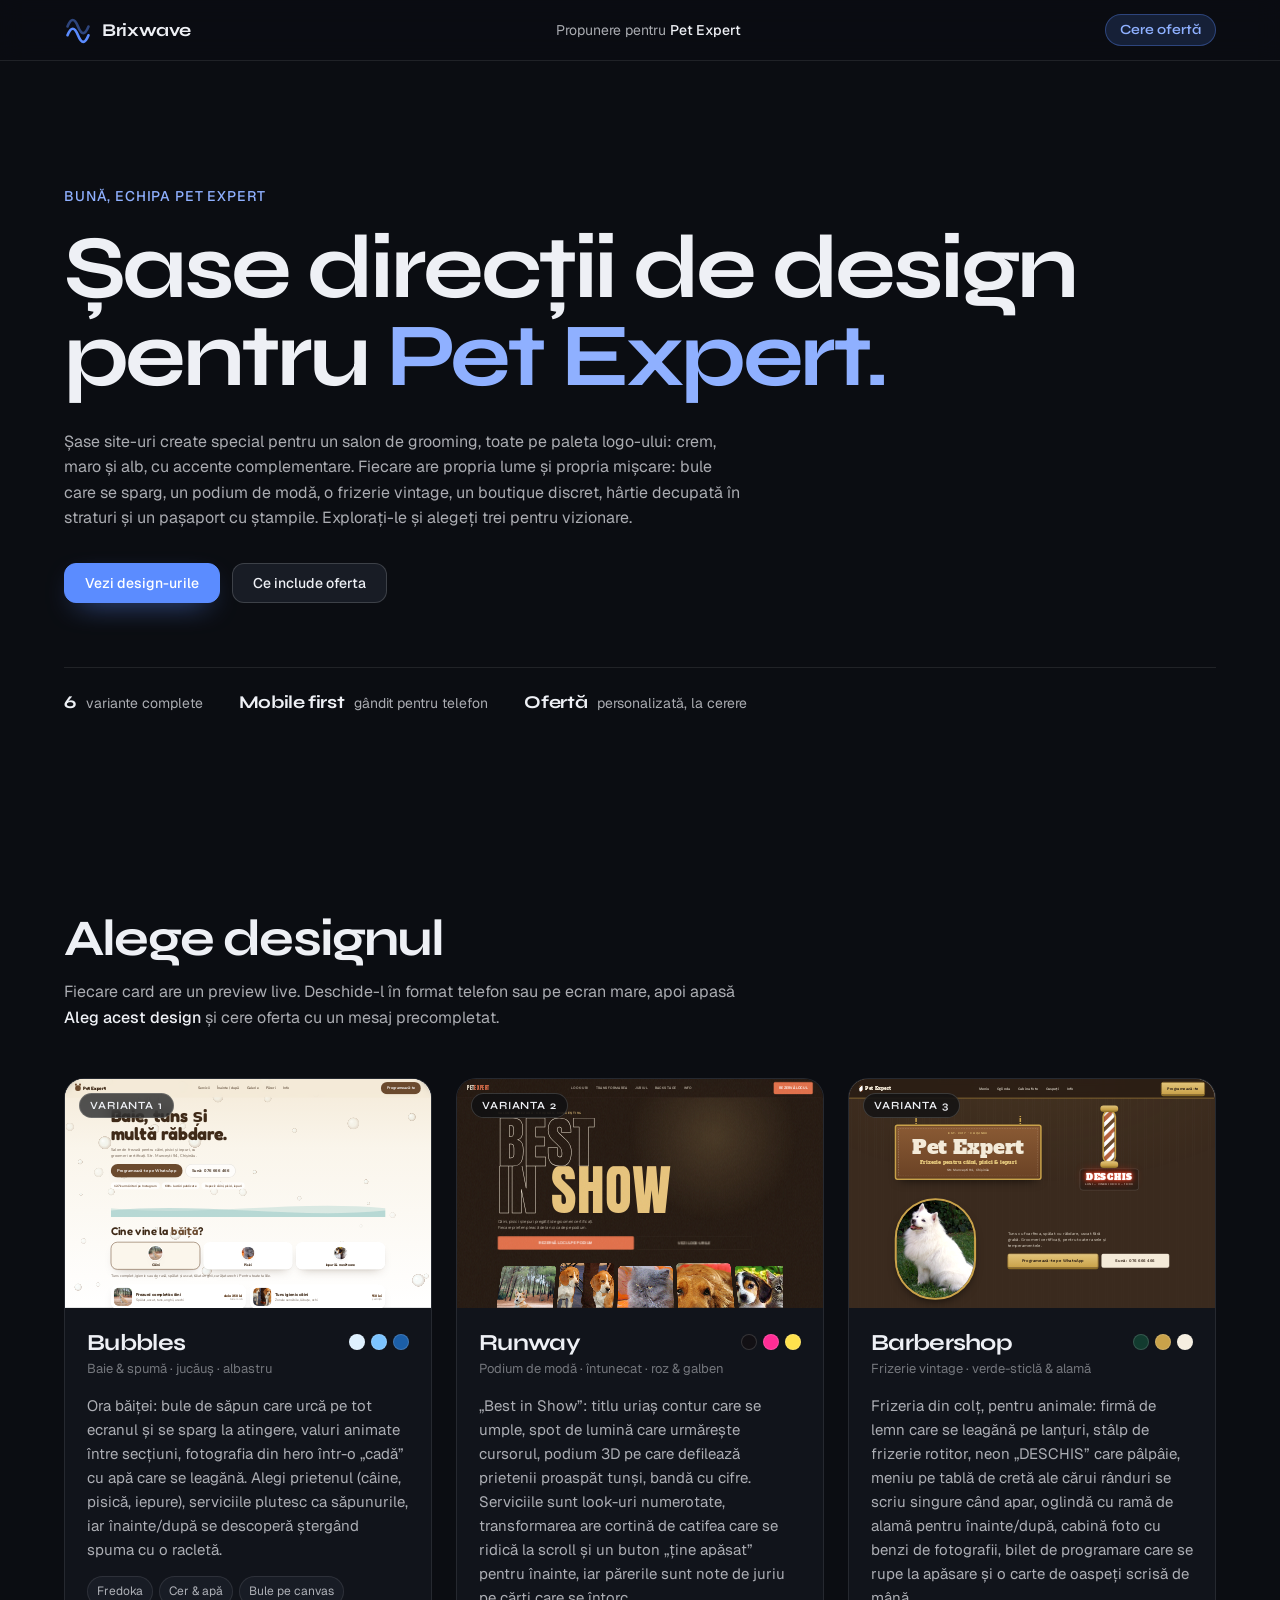
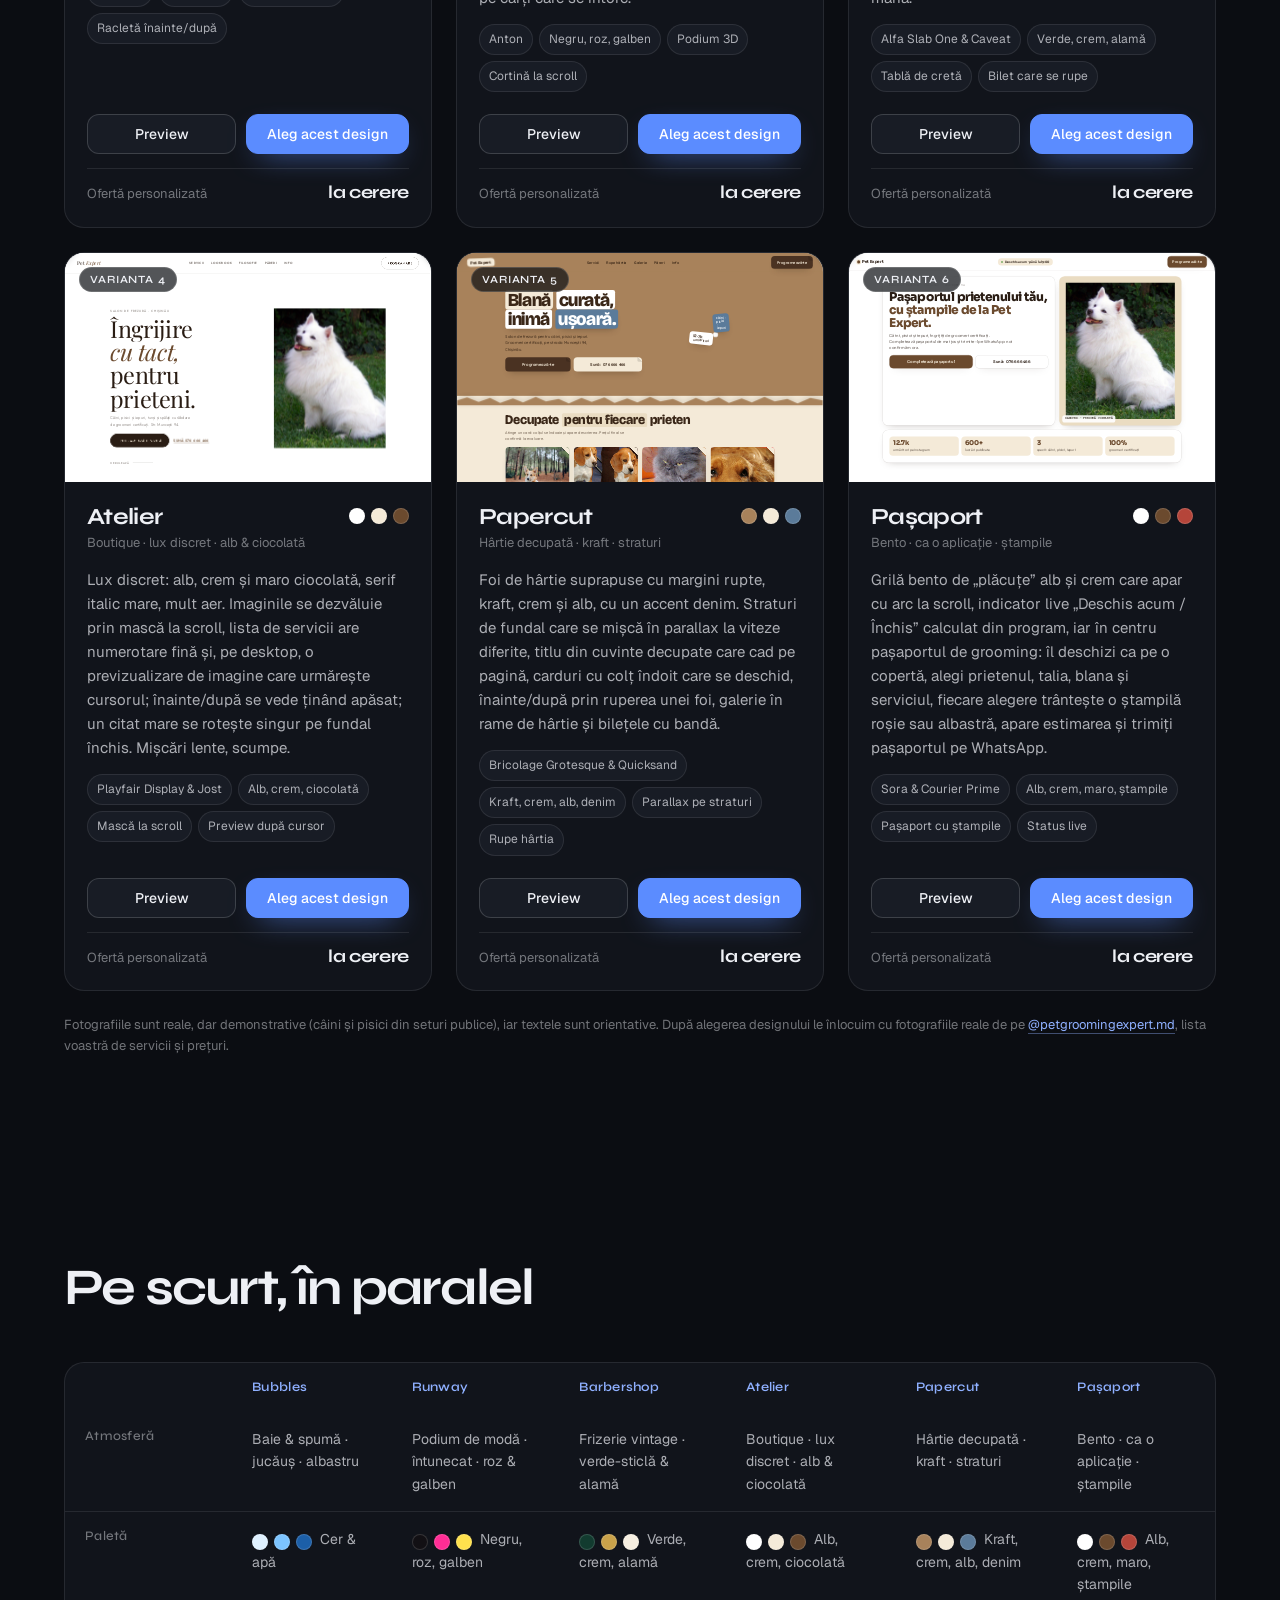
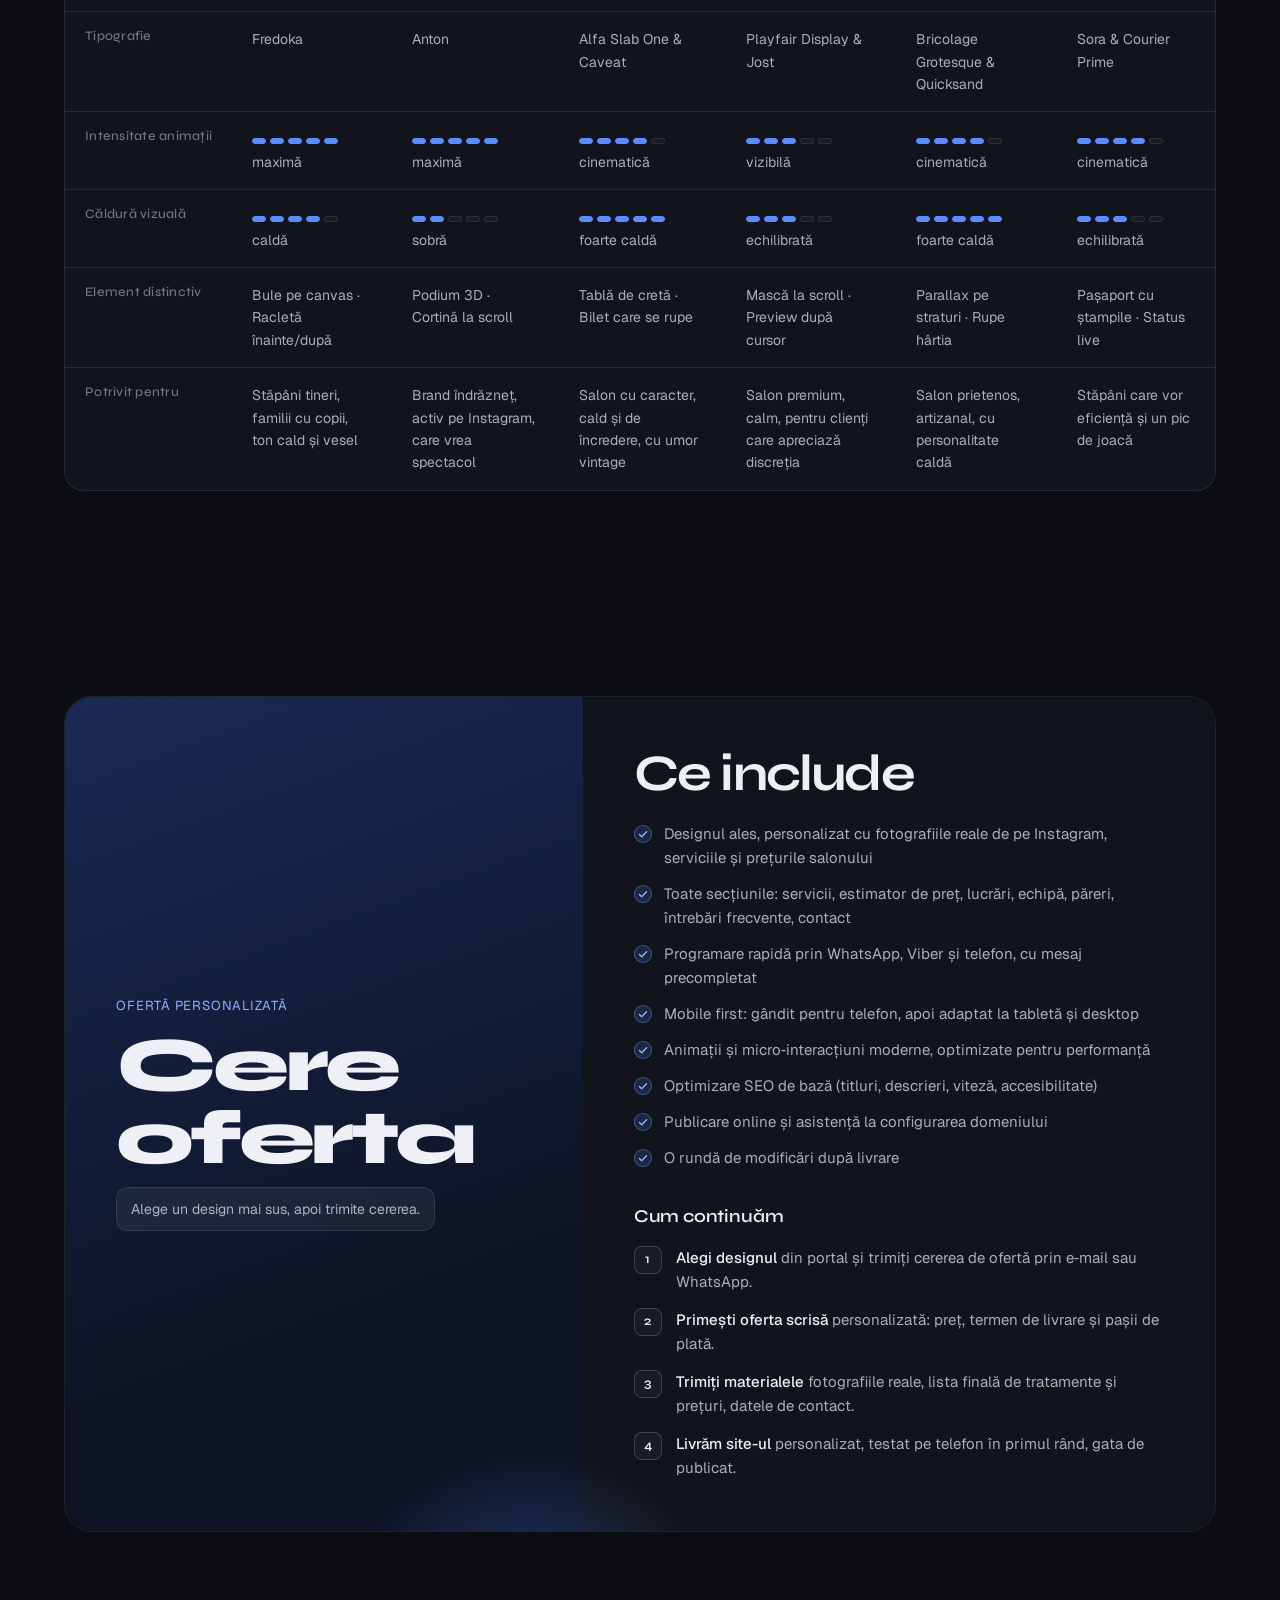
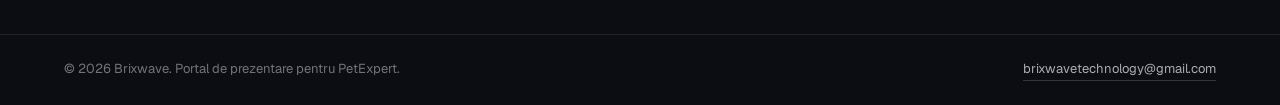
<file: index.html>
<!DOCTYPE html>
<html lang="ro">
<head>
<meta charset="utf-8">
<meta name="viewport" content="width=device-width, initial-scale=1, viewport-fit=cover">
<title>Brixwave × Pet Expert — alege designul</title>
<meta name="description" content="Portal Brixwave: propuneri de design pentru site-ul PetExpert. Alege varianta preferată și cere oferta.">
<meta name="theme-color" content="#0b0d12">
<meta name="robots" content="noindex">
<link rel="preconnect" href="https://fonts.googleapis.com">
<link rel="preconnect" href="https://fonts.gstatic.com" crossorigin>
<link href="https://fonts.googleapis.com/css2?family=Syne:wght@500;600;700;800&family=Geist:wght@300;400;500;600&display=swap" rel="stylesheet">
<link rel="stylesheet" href="assets/brixwave.css">
</head>
<body>
<a class="skip" href="#designs">Sari la design-uri</a>

<header class="hdr">
  <a class="logo" href="#" aria-label="Brixwave">
    <svg class="logo__mark" viewBox="0 0 32 32" aria-hidden="true"><path d="M4 22c4-10 8-10 12 0s8 10 12 0" fill="none" stroke="currentColor" stroke-width="3" stroke-linecap="round"/><path d="M4 12c4-10 8-10 12 0s8 10 12 0" fill="none" stroke="currentColor" stroke-width="3" stroke-linecap="round" opacity=".45"/></svg>
    <span>Brixwave</span>
  </a>
  <span class="hdr__for">Propunere pentru <b>Pet Expert</b></span>
  <a class="hdr__price" href="#oferta">Cere ofertă</a>
</header>

<main>
  <section class="hero">
    <div class="hero__bg" aria-hidden="true"></div>
    <p class="hero__hello reveal">Bună, echipa Pet Expert</p>
    <h1 class="hero__title">
      <span class="lm"><span>Șase direcții de design</span></span>
      <span class="lm"><span>pentru <em>Pet Expert.</em></span></span>
    </h1>
    <p class="hero__lead reveal">Șase site-uri create special pentru un salon de grooming, toate pe paleta logo-ului: crem, maro și alb, cu accente complementare. Fiecare are propria lume și propria mișcare: bule care se sparg, un podium de modă, o frizerie vintage, un boutique discret, hârtie decupată în straturi și un pașaport cu ștampile. Explorați-le și alegeți trei pentru vizionare.</p>
    <div class="hero__cta reveal">
      <a class="btn btn--primary" href="#designs">Vezi design-urile</a>
      <a class="btn" href="#oferta">Ce include oferta</a>
    </div>
    <ul class="hero__facts reveal">
      <li><b>6</b> variante complete</li>
      <li><b>Mobile first</b> gândit pentru telefon</li>
      <li><b>Ofertă</b> personalizată, la cerere</li>
    </ul>
  </section>

  <section class="designs" id="designs">
    <div class="sec-head">
      <h2>Alege designul</h2>
      <p>Fiecare card are un preview live. Deschide-l în format telefon sau pe ecran mare, apoi apasă <b>Aleg acest design</b> și cere oferta cu un mesaj precompletat.</p>
    </div>
    <div class="cards" id="cards"></div>
    <p class="designs__note">Fotografiile sunt reale, dar demonstrative (câini și pisici din seturi publice), iar textele sunt orientative. După alegerea designului le înlocuim cu fotografiile reale de pe <a href="https://www.instagram.com/petgroomingexpert.md/" target="_blank" rel="noopener">@petgroomingexpert.md</a>, lista voastră de servicii și prețuri.</p>
  </section>

  <section class="compare" id="comparatie">
    <div class="sec-head">
      <h2>Pe scurt, în paralel</h2>
    </div>
    <div class="table-wrap">
      <table class="tbl" id="compare-table"></table>
    </div>
  </section>

  <section class="offer" id="oferta">
    <div class="offer__card">
      <div class="offer__price">
        <span class="offer__label">Ofertă personalizată</span>
        <span class="offer__amount">Cere<br>oferta</span>
        <span class="offer__hint" id="offer-hint">Alege un design mai sus, apoi trimite cererea.</span>
      </div>
      <div class="offer__body">
        <h2>Ce include</h2>
        <ul class="offer__list" id="includes"></ul>
        <h3>Cum continuăm</h3>
        <ol class="offer__steps" id="steps"></ol>
      </div>
    </div>
  </section>
</main>

<footer class="ftr">
  <span>© <span id="year"></span> Brixwave. Portal de prezentare pentru PetExpert.</span>
  <a id="footer-mail" href="#"></a>
</footer>

<!-- Preview overlay -->
<div class="viewer" id="viewer" hidden role="dialog" aria-modal="true" aria-labelledby="viewer-title">
  <div class="viewer__bar">
    <div class="viewer__title" id="viewer-title"></div>
    <div class="viewer__devices" role="group" aria-label="Dispozitiv">
      <button class="seg is-on" data-device="desktop">Desktop</button>
      <button class="seg" data-device="mobile">Telefon</button>
    </div>
    <div class="viewer__actions">
      <a class="btn btn--sm" id="viewer-open" href="#" target="_blank" rel="noopener">Deschide în tab nou</a>
      <button class="btn btn--sm btn--primary" id="viewer-choose">Aleg acest design</button>
      <button class="iconbtn" id="viewer-close" aria-label="Închide previzualizarea">×</button>
    </div>
  </div>
  <div class="viewer__stage" id="viewer-stage"><iframe id="viewer-frame" title="Previzualizare design"></iframe></div>
</div>

<!-- Choice modal -->
<div class="modal" id="modal" hidden role="dialog" aria-modal="true" aria-labelledby="modal-title">
  <div class="modal__card">
    <button class="iconbtn modal__close" id="modal-close" aria-label="Închide">×</button>
    <p class="modal__kicker-free">Ai ales</p>
    <h2 id="modal-title" class="modal__title"></h2>
    <p class="modal__desc" id="modal-desc"></p>
    <div class="modal__price">
      <span>Următorul pas</span>
      <b>Cere oferta</b>
      <span>Trimite cererea cu designul ales și primești oferta personalizată în cel mai scurt timp.</span>
    </div>
    <ul class="modal__list" id="modal-includes"></ul>
    <div class="modal__actions">
      <a class="btn btn--primary" id="modal-mail" href="#">Cere oferta pe e‑mail</a>
      <a class="btn" id="modal-wa" href="#" target="_blank" rel="noopener">Cere oferta pe WhatsApp</a>
    </div>
    <p class="modal__foot">Mesajul se completează automat cu designul ales. Poți schimba oricând alegerea înainte de a trimite cererea.</p>
  </div>
</div>

<script src="assets/brixwave.js"></script>
</body>
</html>
</file>
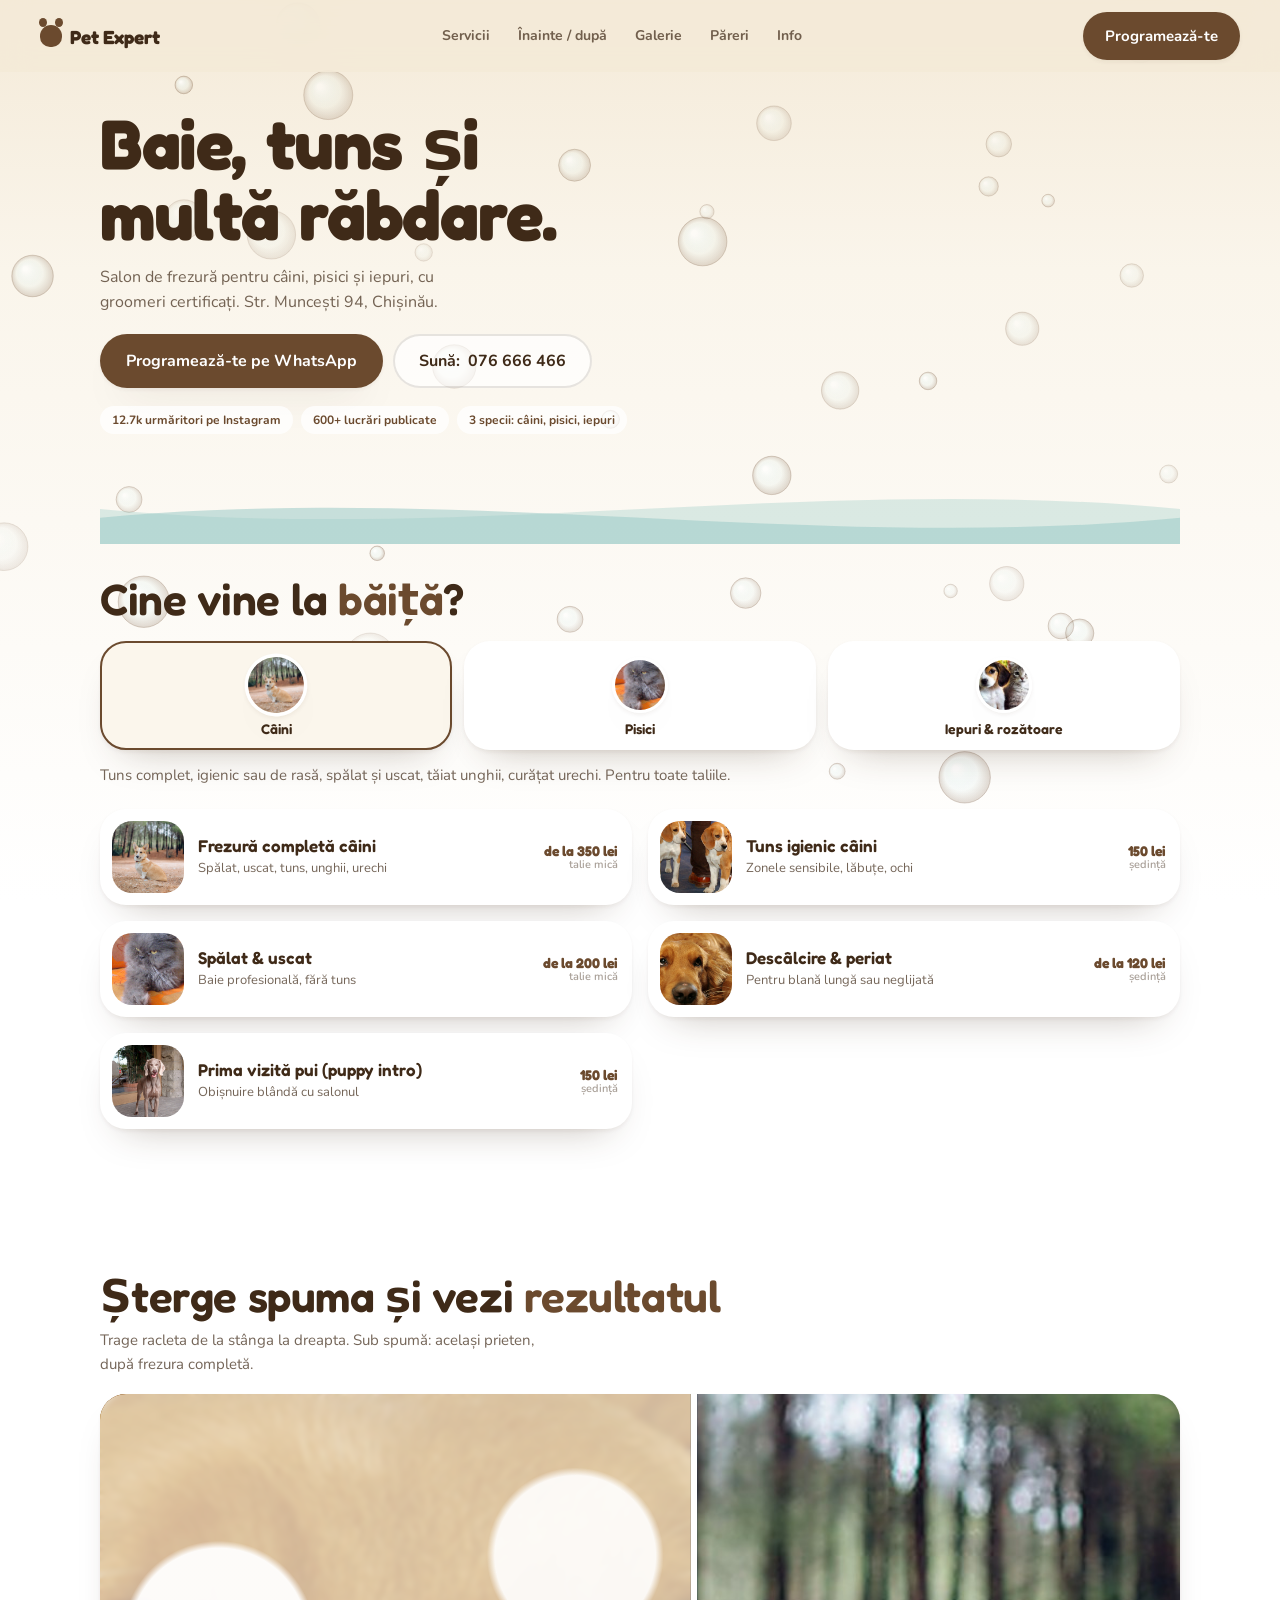
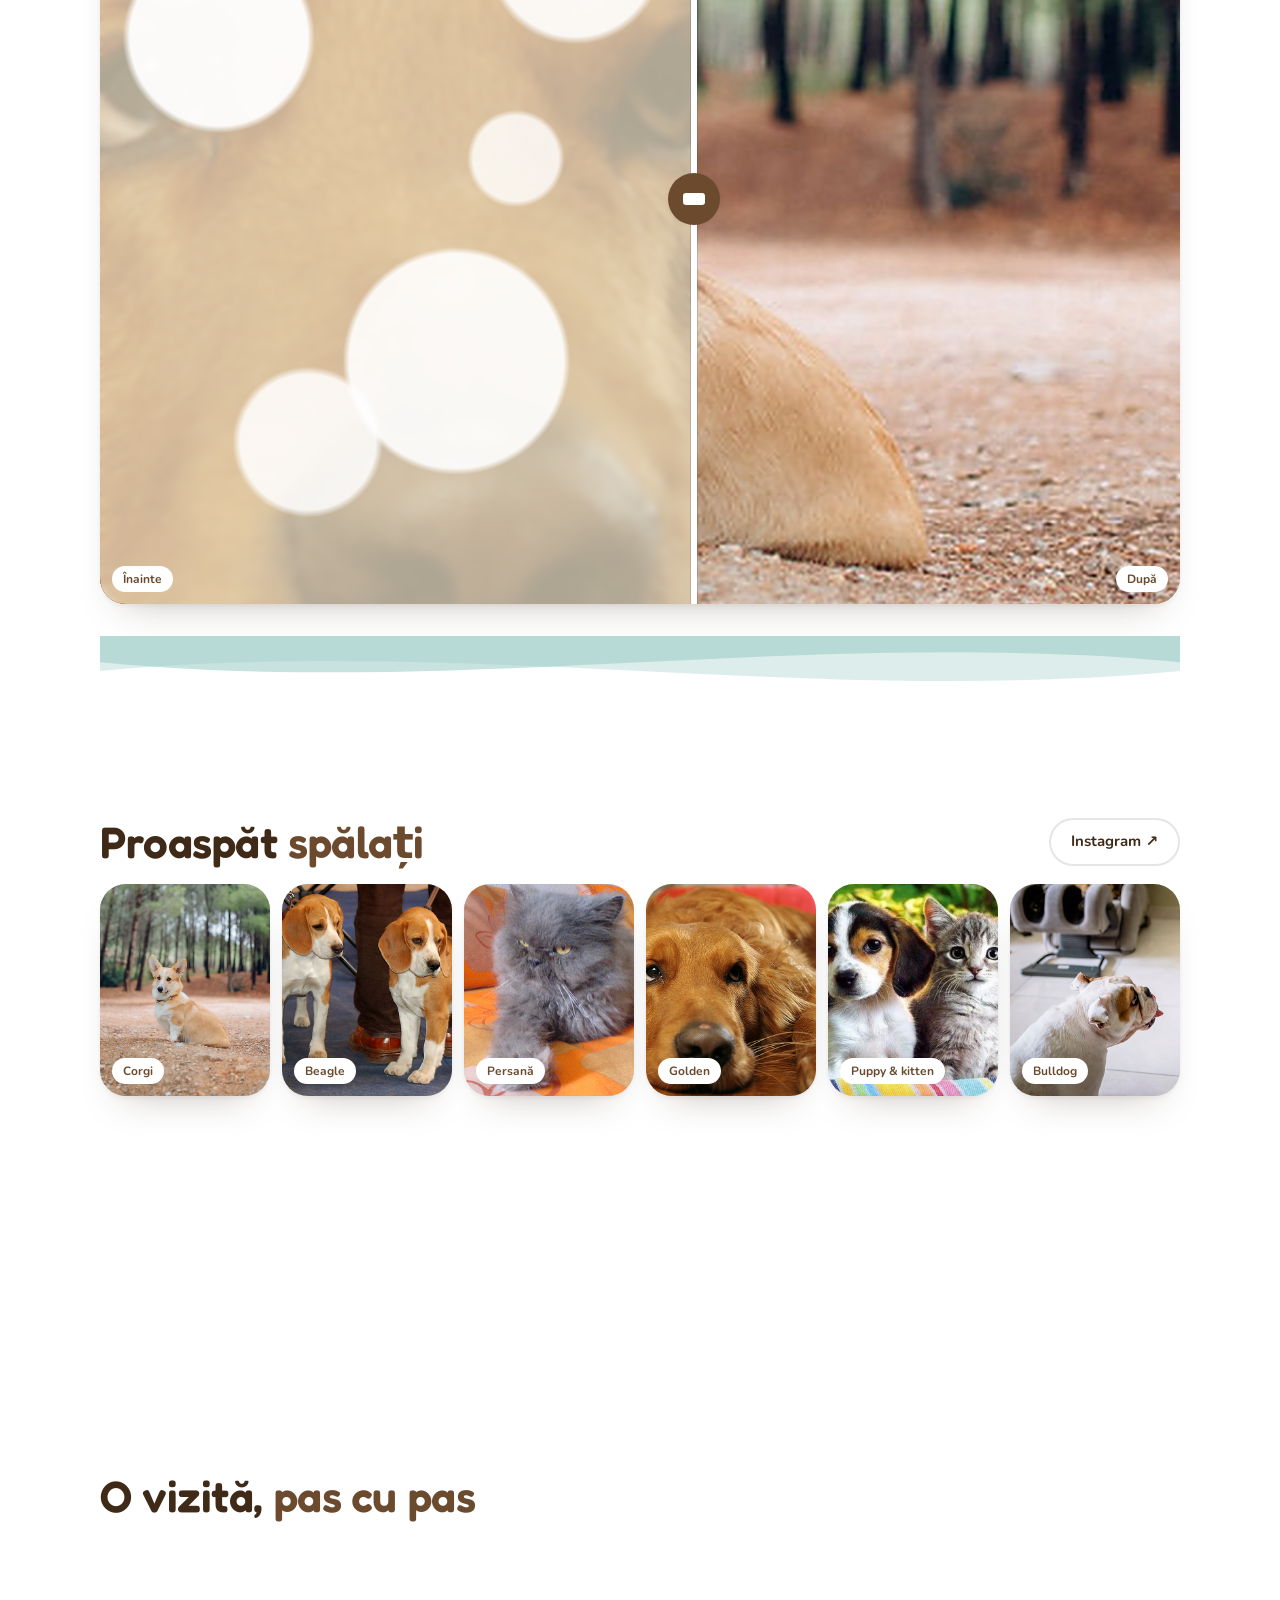
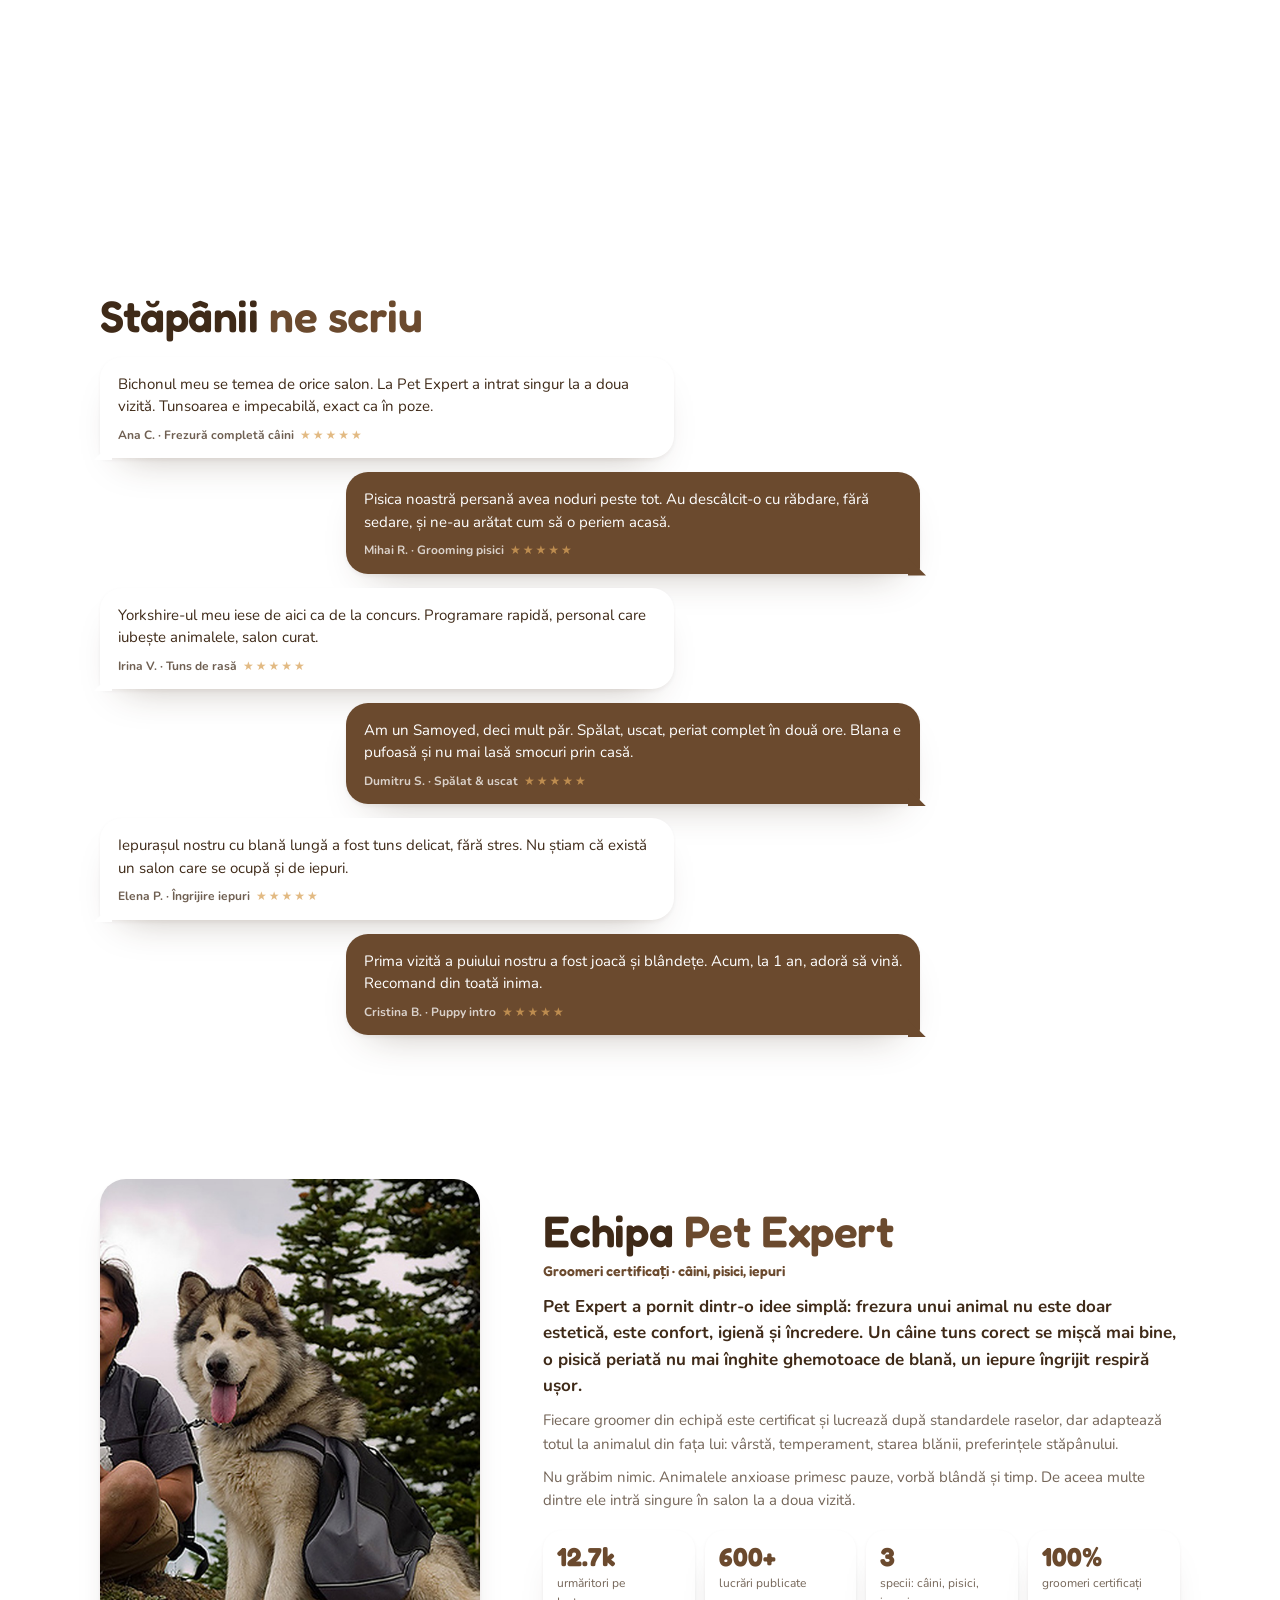
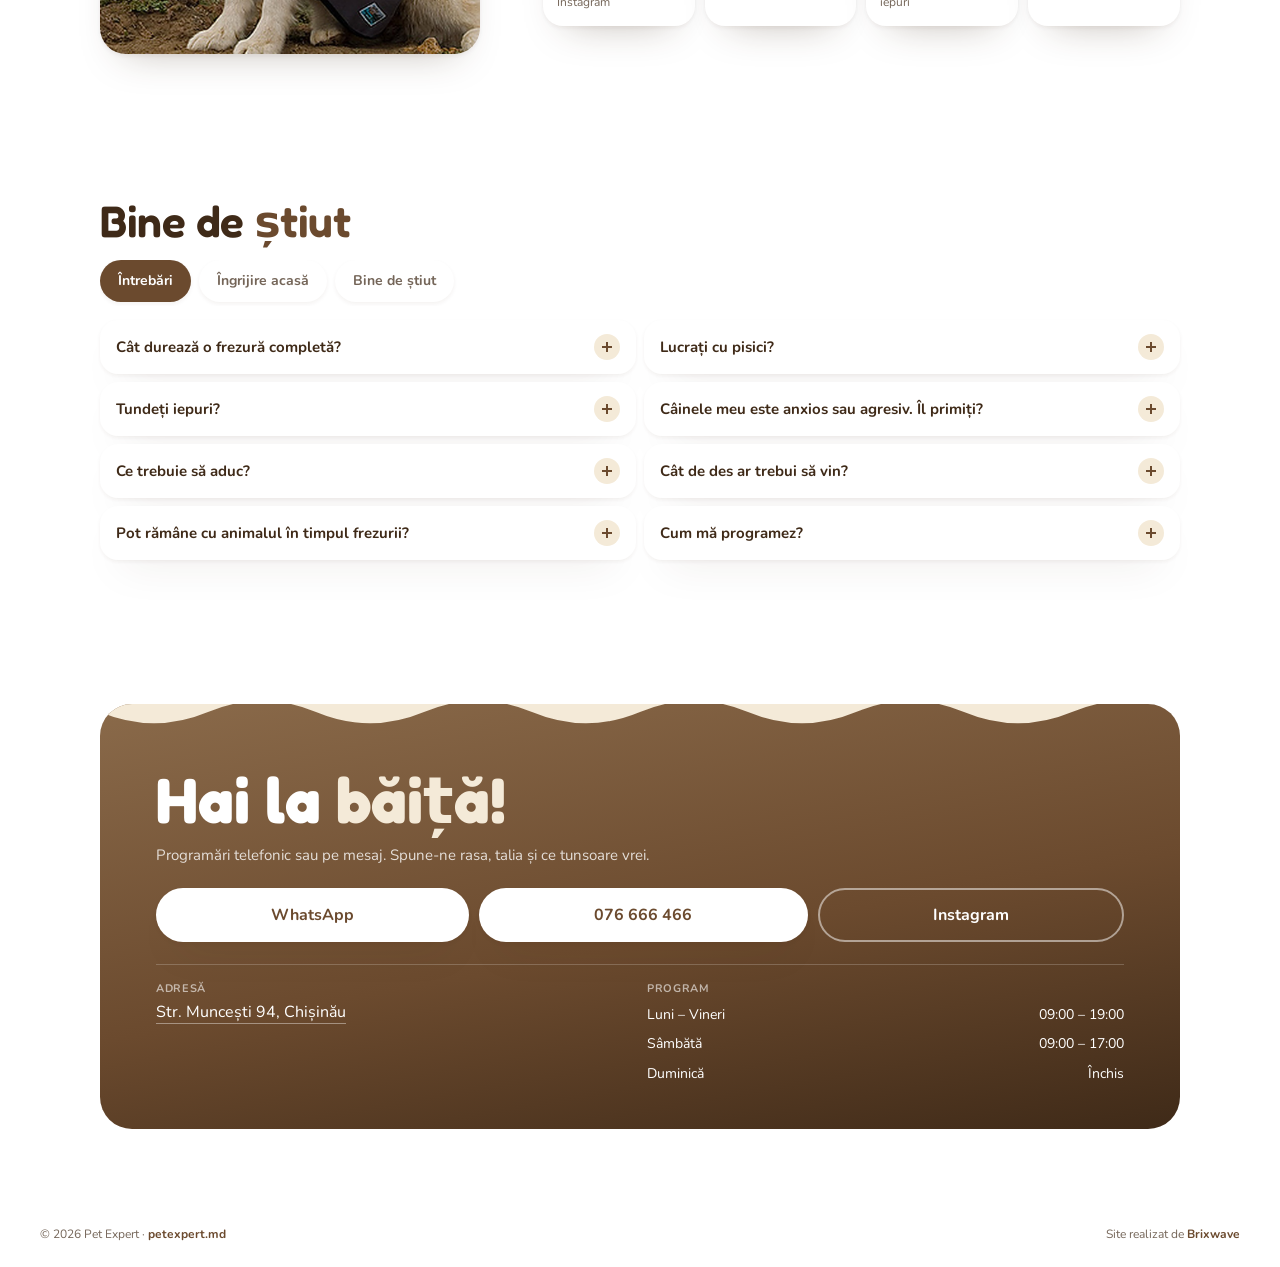
<file: designs/01-bubbles/index.html>
<!DOCTYPE html>
<html lang="ro">
<head>
<meta charset="utf-8">
<meta name="viewport" content="width=device-width, initial-scale=1, viewport-fit=cover">
<title>Pet Expert — Bubbles</title>
<meta name="description" content="Pet Expert: salon de frezură pentru câini, pisici și iepuri în Chișinău, str. Muncești 94. Groomeri certificați. Programează-te la 076 666 466.">
<meta name="theme-color" content="#f4ead8">
<link rel="preconnect" href="https://fonts.googleapis.com">
<link rel="preconnect" href="https://fonts.gstatic.com" crossorigin>
<link href="https://fonts.googleapis.com/css2?family=Fredoka:wght@400;500;600;700&family=Nunito:wght@400;600;700;800&display=swap" rel="stylesheet">
<link rel="stylesheet" href="style.css">
</head>
<body>
<canvas class="bubbles" id="bubbles" aria-hidden="true"></canvas>

<header class="top">
  <a class="brand" href="#" aria-label="Pet Expert, acasă"><span class="brand__paw" aria-hidden="true"></span>Pet Expert</a>
  <nav class="top__nav" aria-label="Meniu principal"><a href="#servicii">Servicii</a><a href="#transformare">Înainte / după</a><a href="#galerie">Galerie</a><a href="#pareri">Păreri</a><a href="#info">Info</a></nav>
  <a class="btn btn--primary top__cta" data-wa href="#" target="_blank" rel="noopener">Programează-te</a>
</header>

<main>
  <!-- HERO -->
  <section class="hero">
    <div class="hero__text">
      <h1 class="hero__title" id="hero-title">Baie, tuns și multă răbdare.</h1>
      <p class="hero__sub">Salon de frezură pentru câini, pisici și iepuri, cu groomeri certificați. Str. Muncești 94, Chișinău.</p>
      <div class="hero__cta">
        <a class="btn btn--primary btn--lg" data-wa href="#" target="_blank" rel="noopener">Programează-te pe WhatsApp</a>
        <a class="btn btn--ghost btn--lg" data-tel href="#">Sună: <span data-brand="phone"></span></a>
      </div>
      <ul class="hero__facts" id="hero-facts"></ul>
    </div>
    <div class="tub">
      <div class="tub__water"></div>
      <figure class="tub__photo"><img data-photo="Cover" src="../../shared/photos/hero.jpg" alt="Samoyed alb, pufos, după frezură completă" width="800" height="1000" fetchpriority="high"></figure>
      <svg class="tub__foam" viewBox="0 0 400 60" preserveAspectRatio="none" aria-hidden="true"><path d="M0 40 Q 25 10 50 40 T 100 40 T 150 40 T 200 40 T 250 40 T 300 40 T 350 40 T 400 40 V 60 H 0 Z" fill="#fff"/></svg>
      <span class="tub__badge">12.7k urmăritori</span>
    </div>
  </section>

  <div class="wave" aria-hidden="true"><svg viewBox="0 0 1440 80" preserveAspectRatio="none"><path class="wave__p wave__p--a" d="M0 40 C 240 80 480 0 720 40 S 1200 80 1440 40 V 80 H 0 Z"/><path class="wave__p wave__p--b" d="M0 50 C 240 10 480 90 720 50 S 1200 10 1440 50 V 80 H 0 Z"/></svg></div>

  <!-- ALEGE PRIETENUL -->
  <section class="pick" id="servicii">
    <div class="wrap">
      <h2 class="h2">Cine vine la <em>băiță</em>?</h2>
      <div class="pick__row" id="pick" role="tablist" aria-label="Animalul"></div>
      <p class="pick__text" id="pick-text"></p>
    </div>
    <div class="wrap soaps" id="services"></div>
  </section>

  <!-- ÎNAINTE / DUPĂ (squeegee) -->
  <section class="squeegee" id="transformare">
    <div class="wrap">
      <h2 class="h2">Șterge spuma și vezi <em>rezultatul</em></h2>
      <p class="sub">Trage racleta de la stânga la dreapta. Sub spumă: același prieten, după frezura completă.</p>
    </div>
    <div class="wrap">
      <div class="sq" id="sq">
        <img class="sq__after" data-photo="După" src="../../shared/photos/post-01.jpg" alt="Corgi după frezură completă" width="1200" height="900" loading="lazy">
        <div class="sq__before" id="sq-before"><img data-photo="Înainte" src="../../shared/photos/post-04.jpg" alt="Golden Retriever înainte de frezură" width="1200" height="900" loading="lazy"><div class="sq__foam"></div></div>
        <input class="sq__range" id="sq-range" type="range" min="0" max="100" value="55" aria-label="Poziția racletei">
        <div class="sq__tool" aria-hidden="true"><i></i></div>
        <span class="sq__tag sq__tag--l" aria-hidden="true">Înainte</span><span class="sq__tag sq__tag--r" aria-hidden="true">După</span>
      </div>
    </div>
  </section>

  <div class="wave wave--flip" aria-hidden="true"><svg viewBox="0 0 1440 80" preserveAspectRatio="none"><path class="wave__p wave__p--a" d="M0 40 C 240 80 480 0 720 40 S 1200 80 1440 40 V 80 H 0 Z"/><path class="wave__p wave__p--b" d="M0 50 C 240 10 480 90 720 50 S 1200 10 1440 50 V 80 H 0 Z"/></svg></div>

  <!-- GALERIE -->
  <section class="gallery" id="galerie">
    <div class="wrap gallery__head"><h2 class="h2">Proaspăt <em>spălați</em></h2><a class="btn btn--ghost" data-ig href="#" target="_blank" rel="noopener">Instagram ↗</a></div>
    <div class="gallery__row" id="gallery" tabindex="0" aria-label="Galerie, derulează orizontal"></div>
  </section>

  <!-- CUM DECURGE -->
  <section class="steps">
    <div class="wrap">
      <h2 class="h2">O vizită, <em>pas cu pas</em></h2>
      <ol class="steps__list" id="process"></ol>
    </div>
  </section>

  <!-- PĂRERI -->
  <section class="chat" id="pareri">
    <div class="wrap">
      <h2 class="h2">Stăpânii <em>ne scriu</em></h2>
      <div class="chat__list" id="quotes"></div>
    </div>
  </section>

  <!-- ECHIPA + CIFRE -->
  <section class="team">
    <div class="wrap team__grid">
      <figure class="team__photo"><img data-photo="Echipa" src="../../shared/photos/portrait.jpg" alt="Om și husky, prieteni" width="800" height="1000" loading="lazy"></figure>
      <div class="team__text">
        <h2 class="h2">Echipa <em>Pet Expert</em></h2>
        <p class="team__role" data-founder="role"></p>
        <div id="story"></div>
        <ul class="stats" id="stats"></ul>
      </div>
    </div>
  </section>

  <!-- INFO -->
  <section class="info" id="info">
    <div class="wrap">
      <h2 class="h2">Bine de <em>știut</em></h2>
      <div class="tabs" id="tabs" role="tablist"></div>
      <div class="acc is-on" id="faq" role="tabpanel"></div>
      <div class="acc" id="care" role="tabpanel"></div>
      <div class="acc" id="policies" role="tabpanel"></div>
    </div>
  </section>

  <!-- CONTACT -->
  <section class="contact" id="contact">
    <div class="wrap contact__card">
      <svg class="contact__foam" viewBox="0 0 400 40" preserveAspectRatio="none" aria-hidden="true"><path d="M0 30 Q 20 5 40 30 T 80 30 T 120 30 T 160 30 T 200 30 T 240 30 T 280 30 T 320 30 T 360 30 T 400 30 V 40 H 0 Z" fill="#f4ead8"/></svg>
      <h2 class="contact__title">Hai la <em>băiță!</em></h2>
      <p>Programări telefonic sau pe mesaj. Spune-ne rasa, talia și ce tunsoare vrei.</p>
      <div class="contact__cta">
        <a class="btn btn--light btn--lg" data-wa href="#" target="_blank" rel="noopener">WhatsApp</a>
        <a class="btn btn--light btn--lg" data-tel href="#"><span data-brand="phone"></span></a>
        <a class="btn btn--outline btn--lg" data-ig href="#" target="_blank" rel="noopener">Instagram</a>
      </div>
      <div class="contact__grid">
        <div><b>Adresă</b><a data-maps href="#" target="_blank" rel="noopener" data-brand="address"></a></div>
        <div><b>Program</b><div id="schedule"></div></div>
      </div>
    </div>
  </section>
</main>

<footer class="foot"><span>© <span id="year"></span> Pet Expert · <a data-site href="#" target="_blank" rel="noopener">petexpert.md</a></span><span>Site realizat de <a href="https://github.com/brixwave-technology" target="_blank" rel="noopener">Brixwave</a></span></footer>

<nav class="dock" aria-label="Acțiuni rapide"><a class="dock__main" data-wa href="#" target="_blank" rel="noopener">WhatsApp · programare</a><a data-tel href="#">Sună</a></nav>

<script src="../../shared/petexpert-data.js"></script>
<script src="script.js"></script>
</body>
</html>
</file>
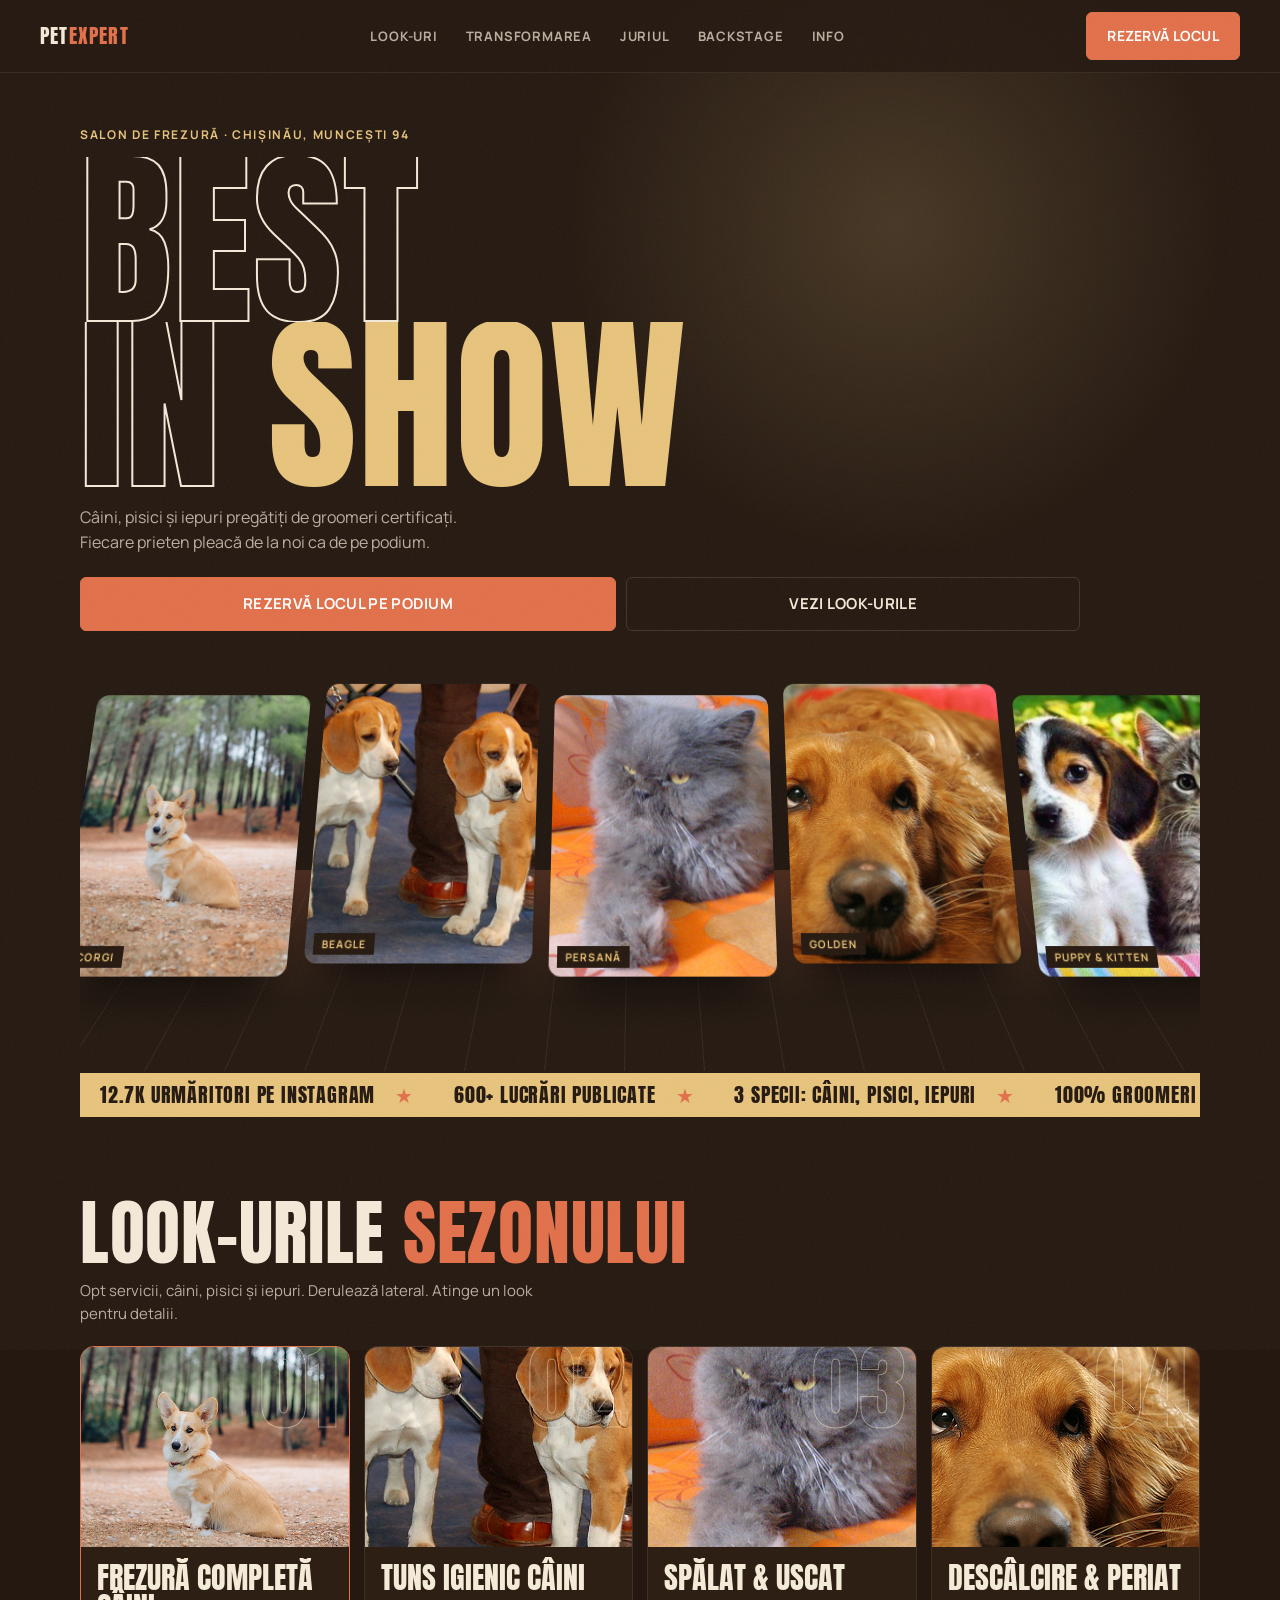
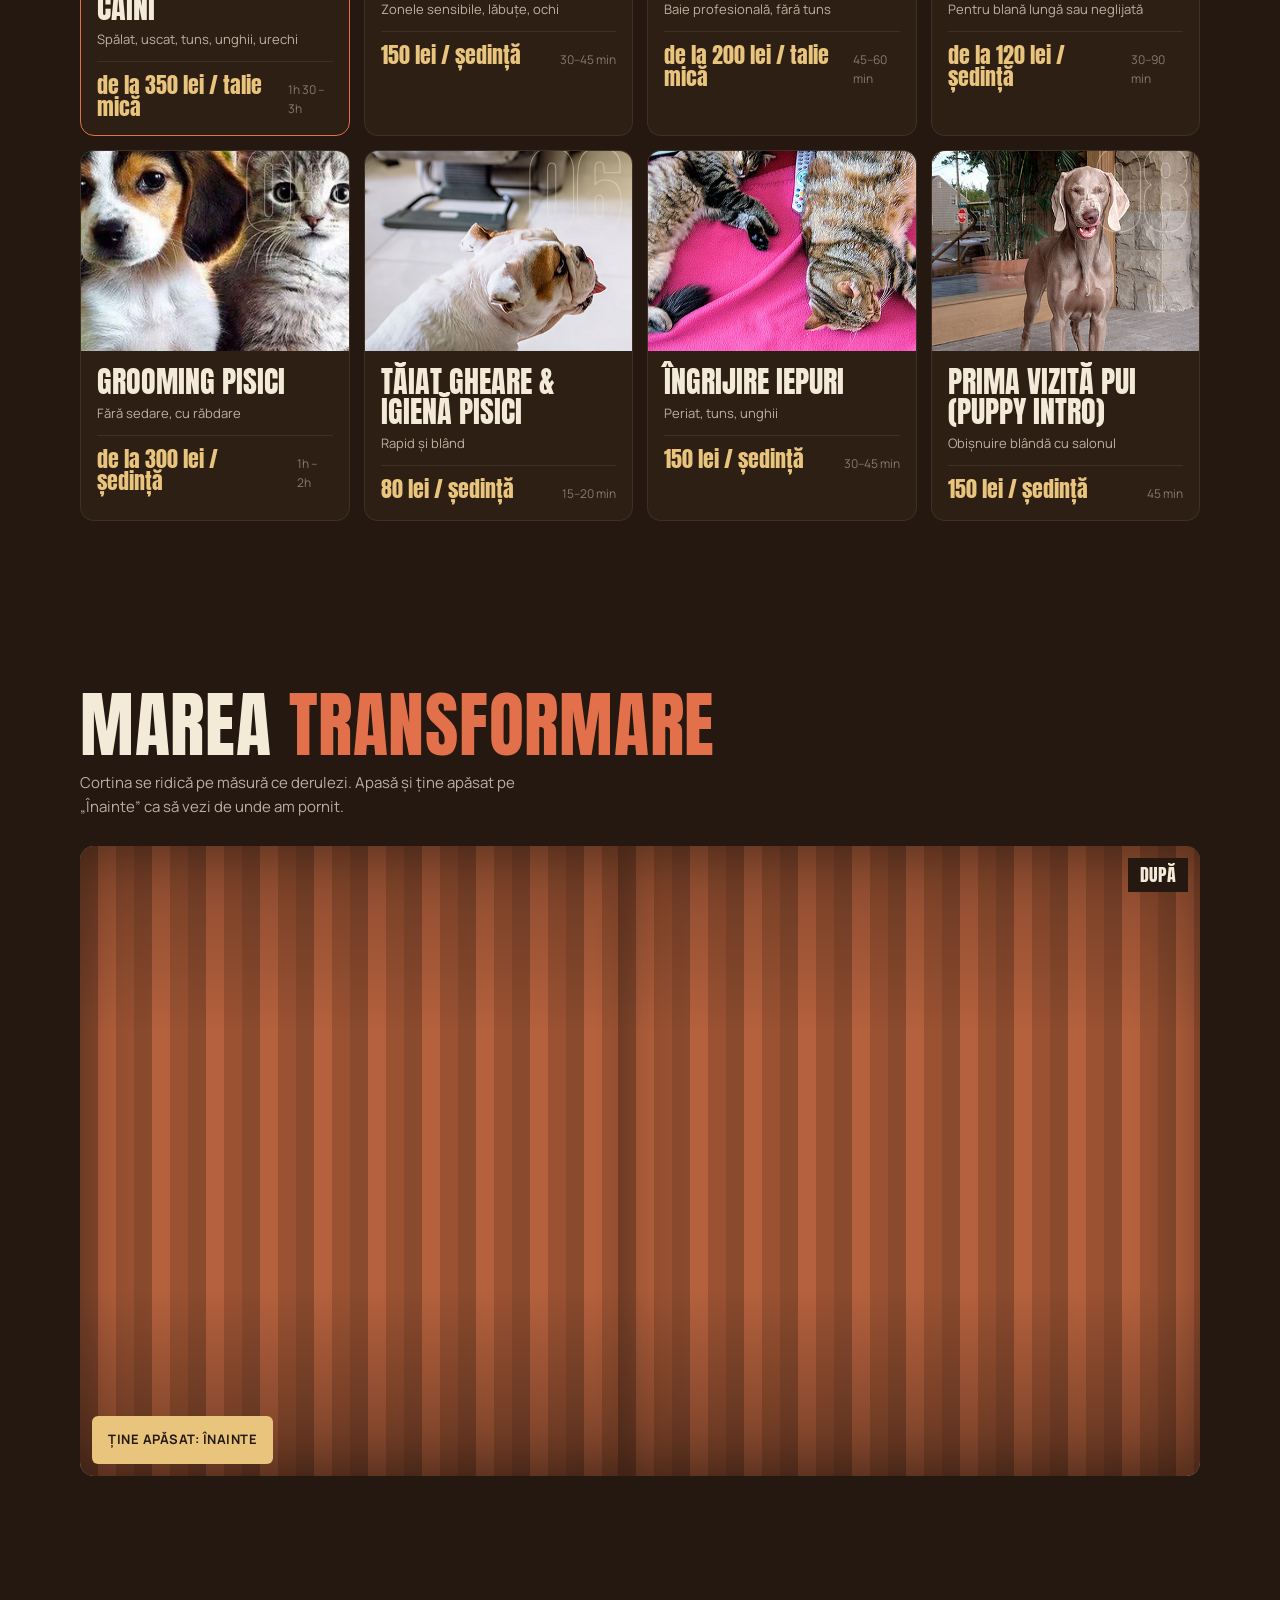
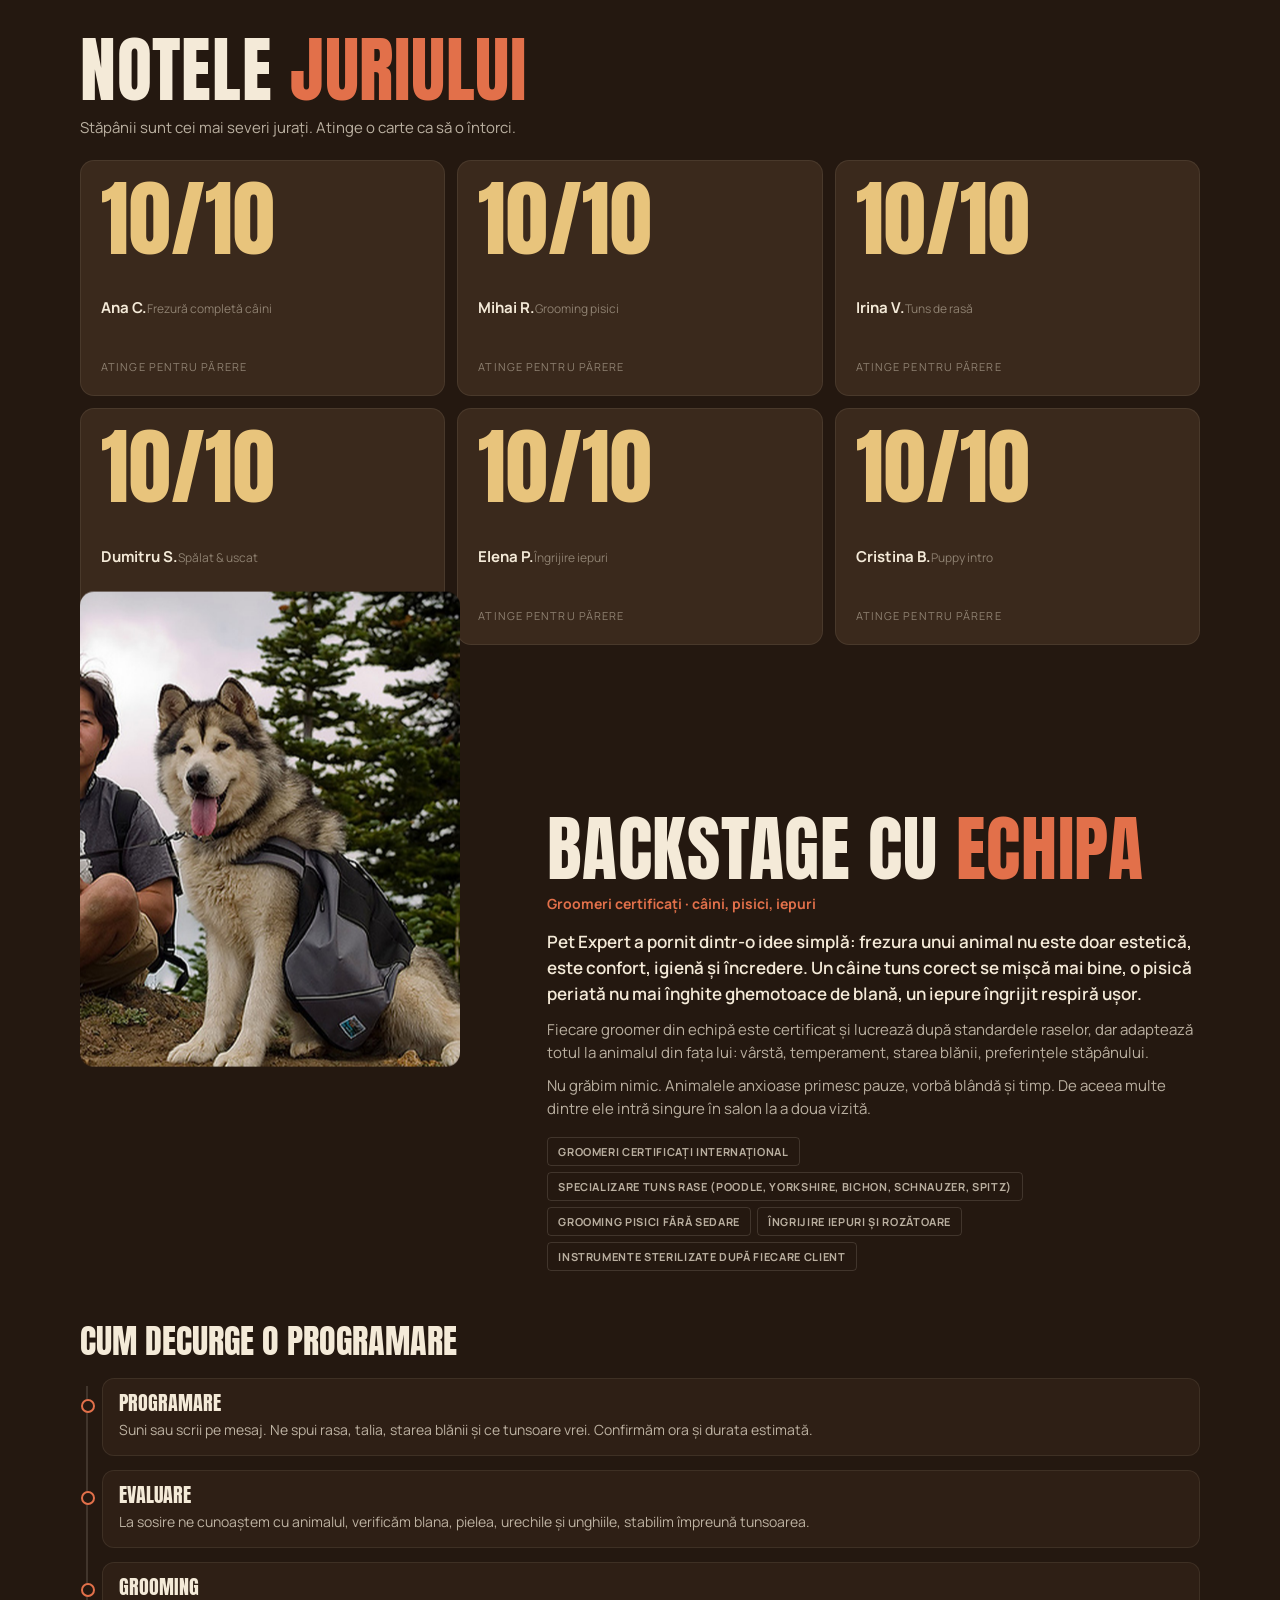
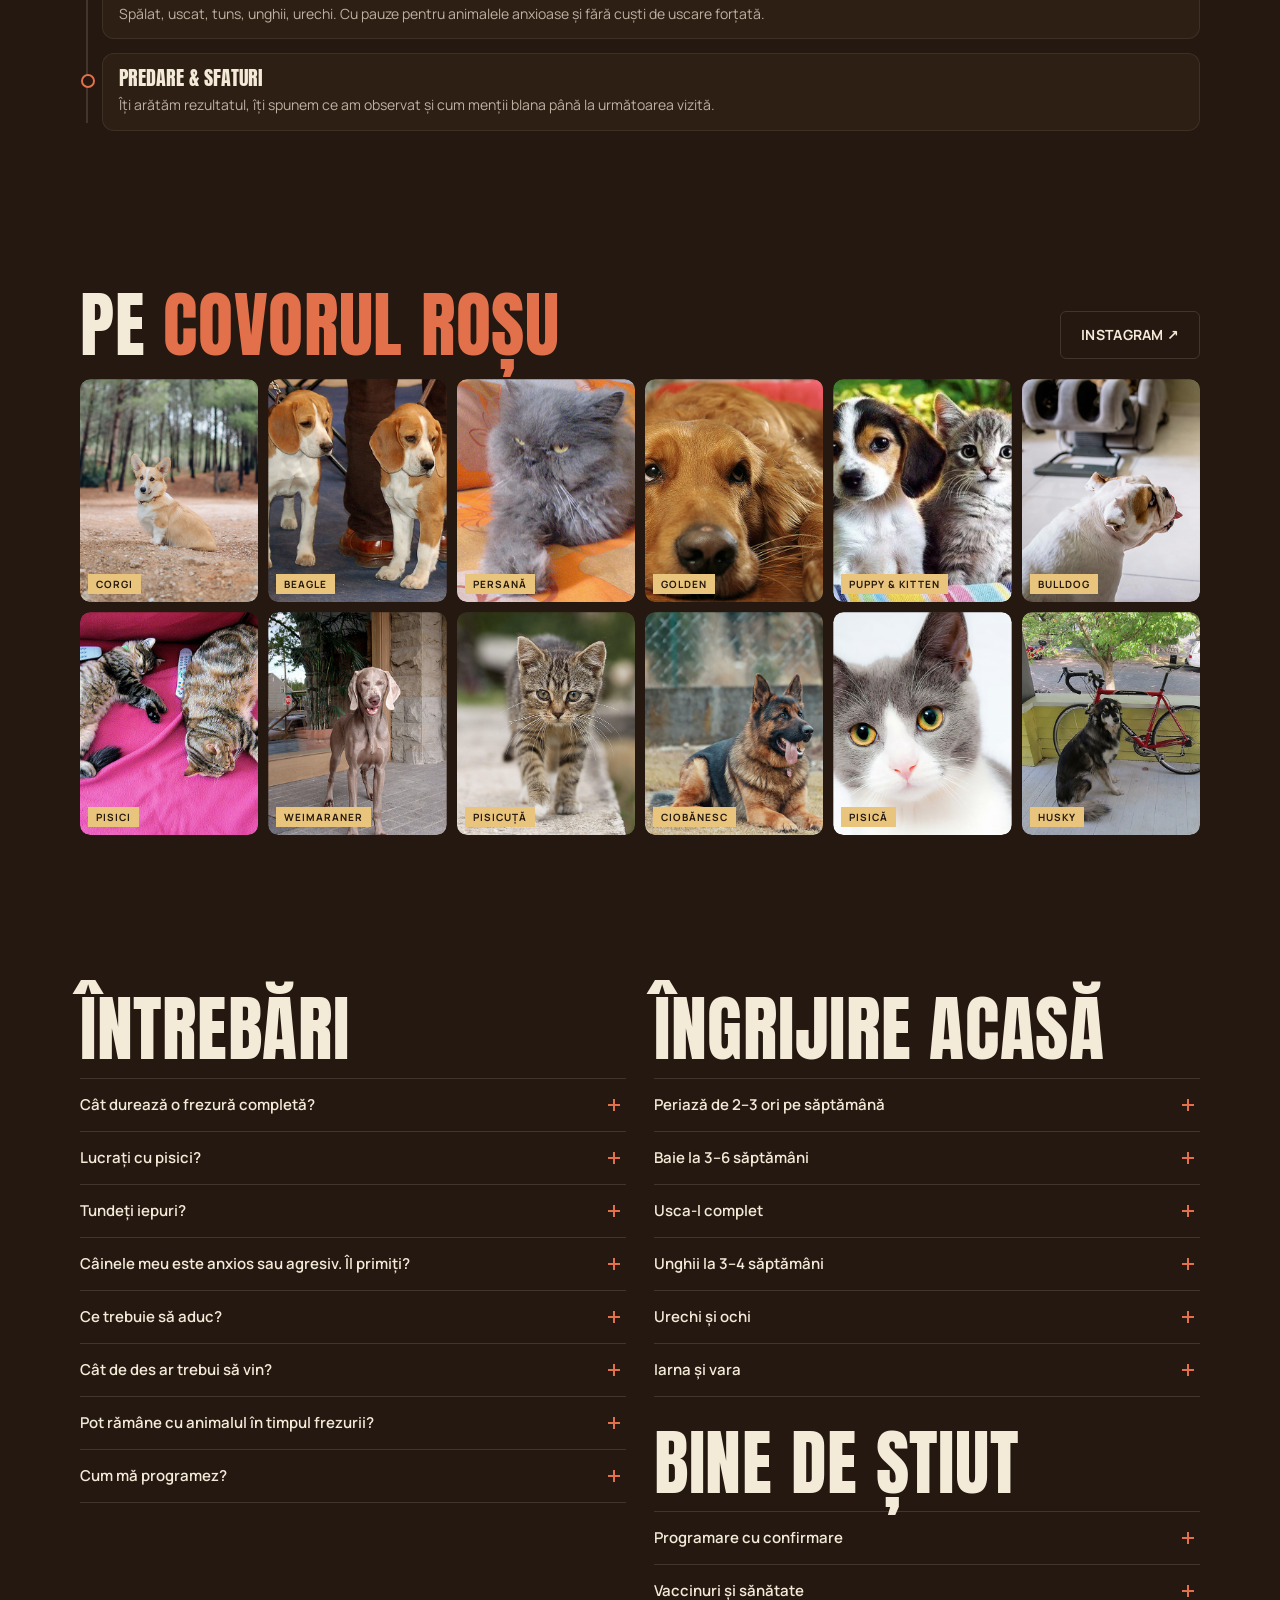
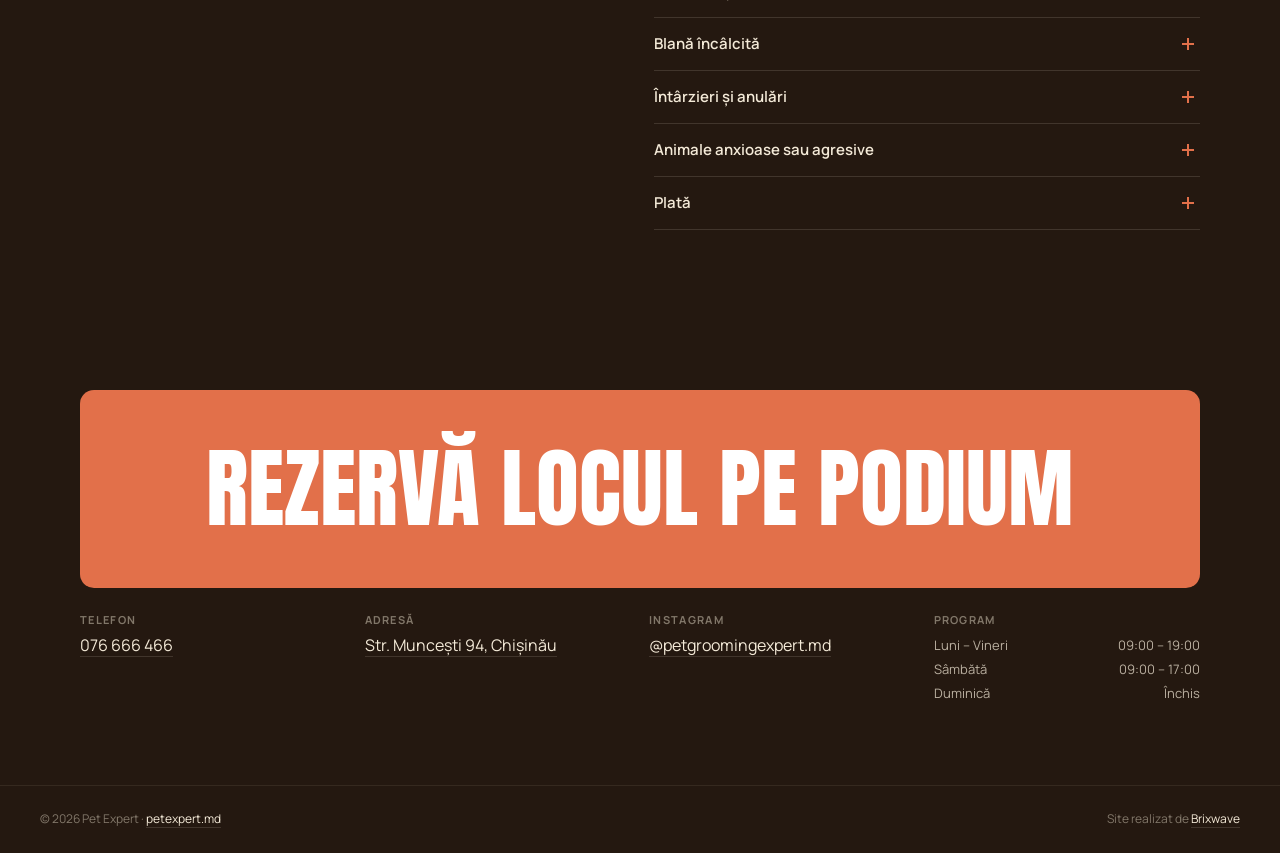
<file: designs/02-runway/index.html>
<!DOCTYPE html>
<html lang="ro">
<head>
<meta charset="utf-8">
<meta name="viewport" content="width=device-width, initial-scale=1, viewport-fit=cover">
<title>Pet Expert — Runway</title>
<meta name="description" content="Pet Expert: salon de frezură pentru câini, pisici și iepuri în Chișinău, str. Muncești 94. Groomeri certificați. Programează-te la 076 666 466.">
<meta name="theme-color" content="#241810">
<link rel="preconnect" href="https://fonts.googleapis.com">
<link rel="preconnect" href="https://fonts.gstatic.com" crossorigin>
<link href="https://fonts.googleapis.com/css2?family=Anton&family=Manrope:wght@400;500;600;700&display=swap" rel="stylesheet">
<link rel="stylesheet" href="style.css">
</head>
<body>
<div class="spot" id="spot" aria-hidden="true"></div>
<div class="grain" aria-hidden="true"></div>

<header class="top">
  <a class="brand" href="#" aria-label="Pet Expert, acasă">PET<span>EXPERT</span></a>
  <nav class="top__nav" aria-label="Meniu principal"><a href="#looks">Look-uri</a><a href="#transformare">Transformarea</a><a href="#juriu">Juriul</a><a href="#backstage">Backstage</a><a href="#info">Info</a></nav>
  <a class="btn btn--pink top__cta" data-wa href="#" target="_blank" rel="noopener">Rezervă locul</a>
</header>

<main>
  <!-- HERO -->
  <section class="hero" id="hero">
    <p class="hero__kicker">Salon de frezură · Chișinău, Muncești 94</p>
    <h1 class="hero__title"><span class="hero__line"><span class="hollow">BEST</span></span><span class="hero__line"><span class="hollow">IN</span> <span class="fill">SHOW</span></span></h1>
    <p class="hero__sub">Câini, pisici și iepuri pregătiți de groomeri certificați. Fiecare prieten pleacă de la noi ca de pe podium.</p>
    <div class="hero__cta">
      <a class="btn btn--pink btn--lg" data-wa href="#" target="_blank" rel="noopener">Rezervă locul pe podium</a>
      <a class="btn btn--ghost btn--lg" href="#looks">Vezi look-urile</a>
    </div>
  </section>

  <!-- RUNWAY 3D -->
  <div class="runway" aria-hidden="true">
    <div class="runway__floor"></div>
    <div class="runway__track" id="runway"></div>
  </div>

  <!-- TICKER -->
  <div class="ticker" aria-hidden="true"><div class="ticker__track" id="ticker"></div></div>

  <!-- LOOKS -->
  <section class="looks" id="looks">
    <div class="wrap looks__head"><h2 class="h2">Look-urile <span class="pink">sezonului</span></h2><p class="sub">Opt servicii, câini, pisici și iepuri. Derulează lateral. Atinge un look pentru detalii.</p></div>
    <div class="looks__row" id="looks-row" tabindex="0" aria-label="Servicii, derulează orizontal"></div>
    <div class="looks__dots" id="dots" aria-hidden="true"></div>
  </section>

  <!-- TRANSFORMAREA: curtain -->
  <section class="curtain" id="transformare">
    <div class="wrap"><h2 class="h2">Marea <span class="pink">transformare</span></h2><p class="sub">Cortina se ridică pe măsură ce derulezi. Apasă și ține apăsat pe „Înainte” ca să vezi de unde am pornit.</p></div>
    <div class="stage" id="stage">
      <img class="stage__after" data-photo="După" src="../../shared/photos/post-01.jpg" alt="Corgi după frezură completă" width="1200" height="900" loading="lazy">
      <img class="stage__before" id="stage-before" data-photo="Înainte" src="../../shared/photos/post-04.jpg" alt="Golden Retriever înainte de frezură" width="1200" height="900" loading="lazy">
      <div class="stage__panel stage__panel--l" aria-hidden="true"></div>
      <div class="stage__panel stage__panel--r" aria-hidden="true"></div>
      <button class="hold" id="hold" type="button" aria-pressed="false">Ține apăsat: Înainte</button>
      <span class="stage__label" id="stage-label">După</span>
    </div>
  </section>

  <!-- JURIUL -->
  <section class="jury" id="juriu">
    <div class="wrap"><h2 class="h2">Notele <span class="pink">juriului</span></h2><p class="sub">Stăpânii sunt cei mai severi jurați. Atinge o carte ca să o întorci.</p></div>
    <div class="wrap jury__grid" id="jury"></div>
  </section>

  <!-- BACKSTAGE -->
  <section class="backstage" id="backstage">
    <div class="wrap backstage__grid">
      <figure class="backstage__photo" data-parallax="0.06"><img data-photo="Echipa" src="../../shared/photos/portrait.jpg" alt="Om și husky, prieteni" width="800" height="1000" loading="lazy"></figure>
      <div>
        <h2 class="h2">Backstage cu <span class="pink">echipa</span></h2>
        <p class="backstage__role" data-founder="role"></p>
        <div id="story"></div>
        <ul class="creds" id="creds"></ul>
      </div>
    </div>
    <div class="wrap"><h3 class="h3">Cum decurge o programare</h3><ol class="flow" id="process"><i class="flow__line" aria-hidden="true"><b id="flow-bar"></b></i></ol></div>
  </section>

  <!-- GALERIE -->
  <section class="wall">
    <div class="wrap wall__head"><h2 class="h2">Pe <span class="pink">covorul roșu</span></h2><a class="btn btn--ghost" data-ig href="#" target="_blank" rel="noopener">Instagram ↗</a></div>
    <div class="wrap wall__grid" id="gallery"></div>
  </section>

  <!-- INFO -->
  <section class="info" id="info">
    <div class="wrap info__grid">
      <div><h2 class="h2">Întrebări</h2><div class="acc" id="faq"></div></div>
      <div><h2 class="h2" id="care-title"></h2><div class="acc" id="care"></div><h2 class="h2 h2--sp" id="policies-title"></h2><div class="acc" id="policies"></div></div>
    </div>
  </section>

  <!-- CONTACT -->
  <section class="finale" id="contact">
    <a class="finale__btn" data-wa href="#" target="_blank" rel="noopener"><span class="finale__shine" aria-hidden="true"></span><span class="finale__text">Rezervă locul pe podium</span></a>
    <div class="wrap finale__meta">
      <div><b>Telefon</b><a data-tel href="#" data-brand="phone"></a></div>
      <div><b>Adresă</b><a data-maps href="#" target="_blank" rel="noopener" data-brand="address"></a></div>
      <div><b>Instagram</b><a data-ig href="#" target="_blank" rel="noopener">@<span data-brand="instagramHandle"></span></a></div>
      <div><b>Program</b><div id="schedule"></div></div>
    </div>
  </section>
</main>

<footer class="foot"><span>© <span id="year"></span> Pet Expert · <a data-site href="#" target="_blank" rel="noopener">petexpert.md</a></span><span>Site realizat de <a href="https://github.com/brixwave-technology" target="_blank" rel="noopener">Brixwave</a></span></footer>
<nav class="dock" aria-label="Acțiuni rapide"><a class="dock__main" data-wa href="#" target="_blank" rel="noopener">WhatsApp · rezervă</a><a data-tel href="#">Sună</a></nav>

<script src="../../shared/petexpert-data.js"></script>
<script src="script.js"></script>
</body>
</html>
</file>
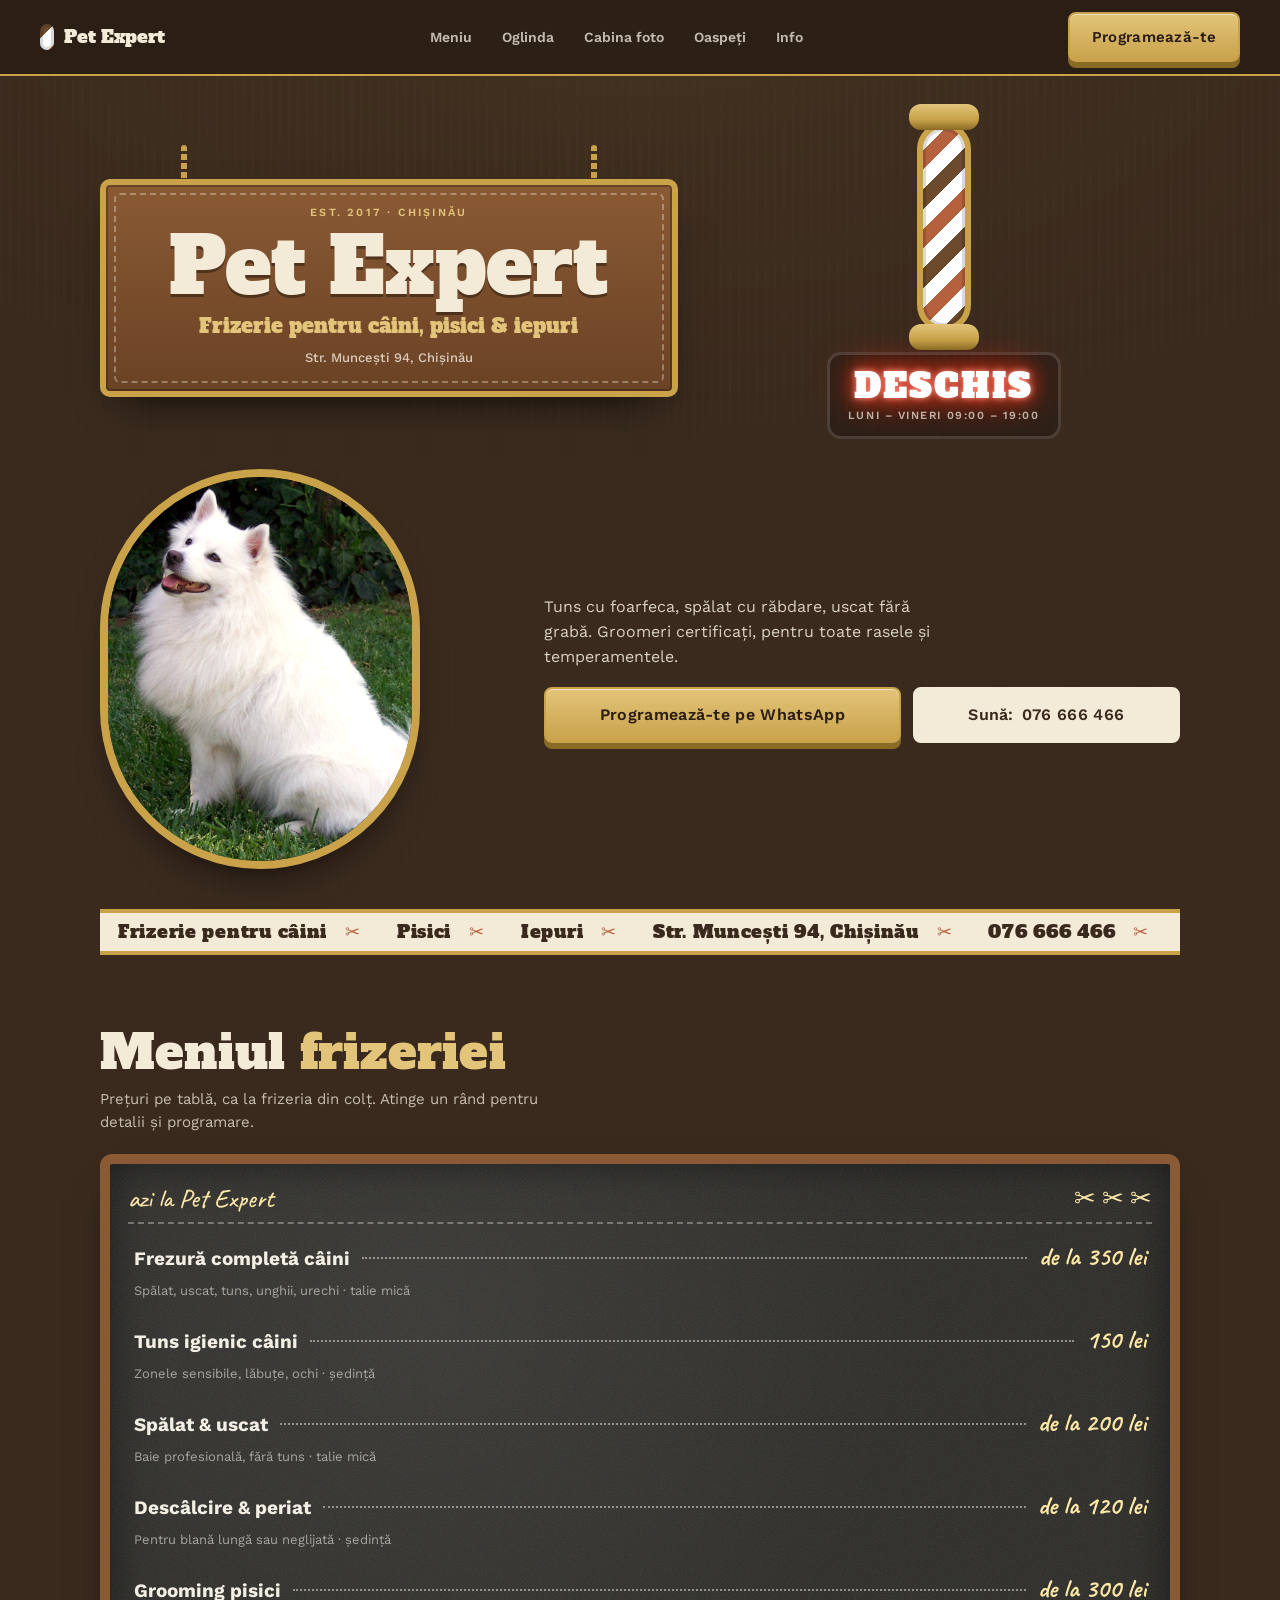
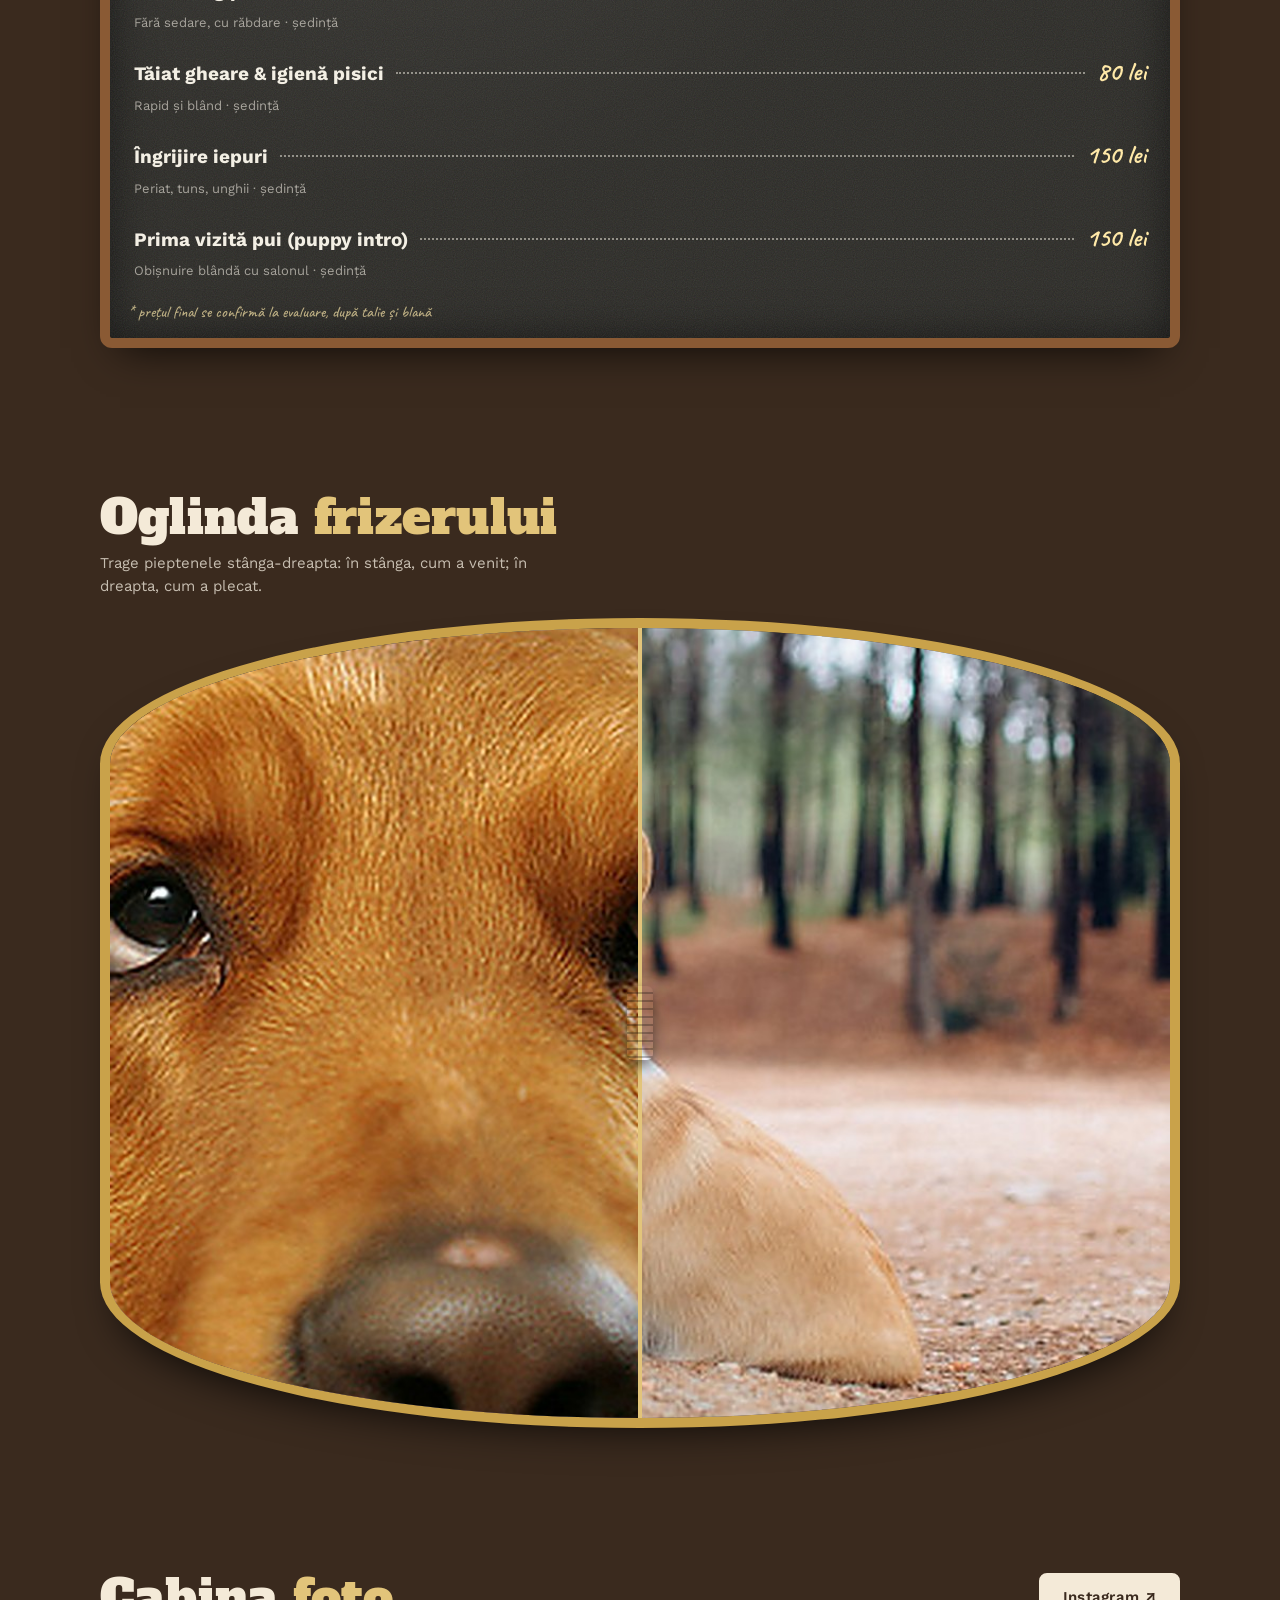
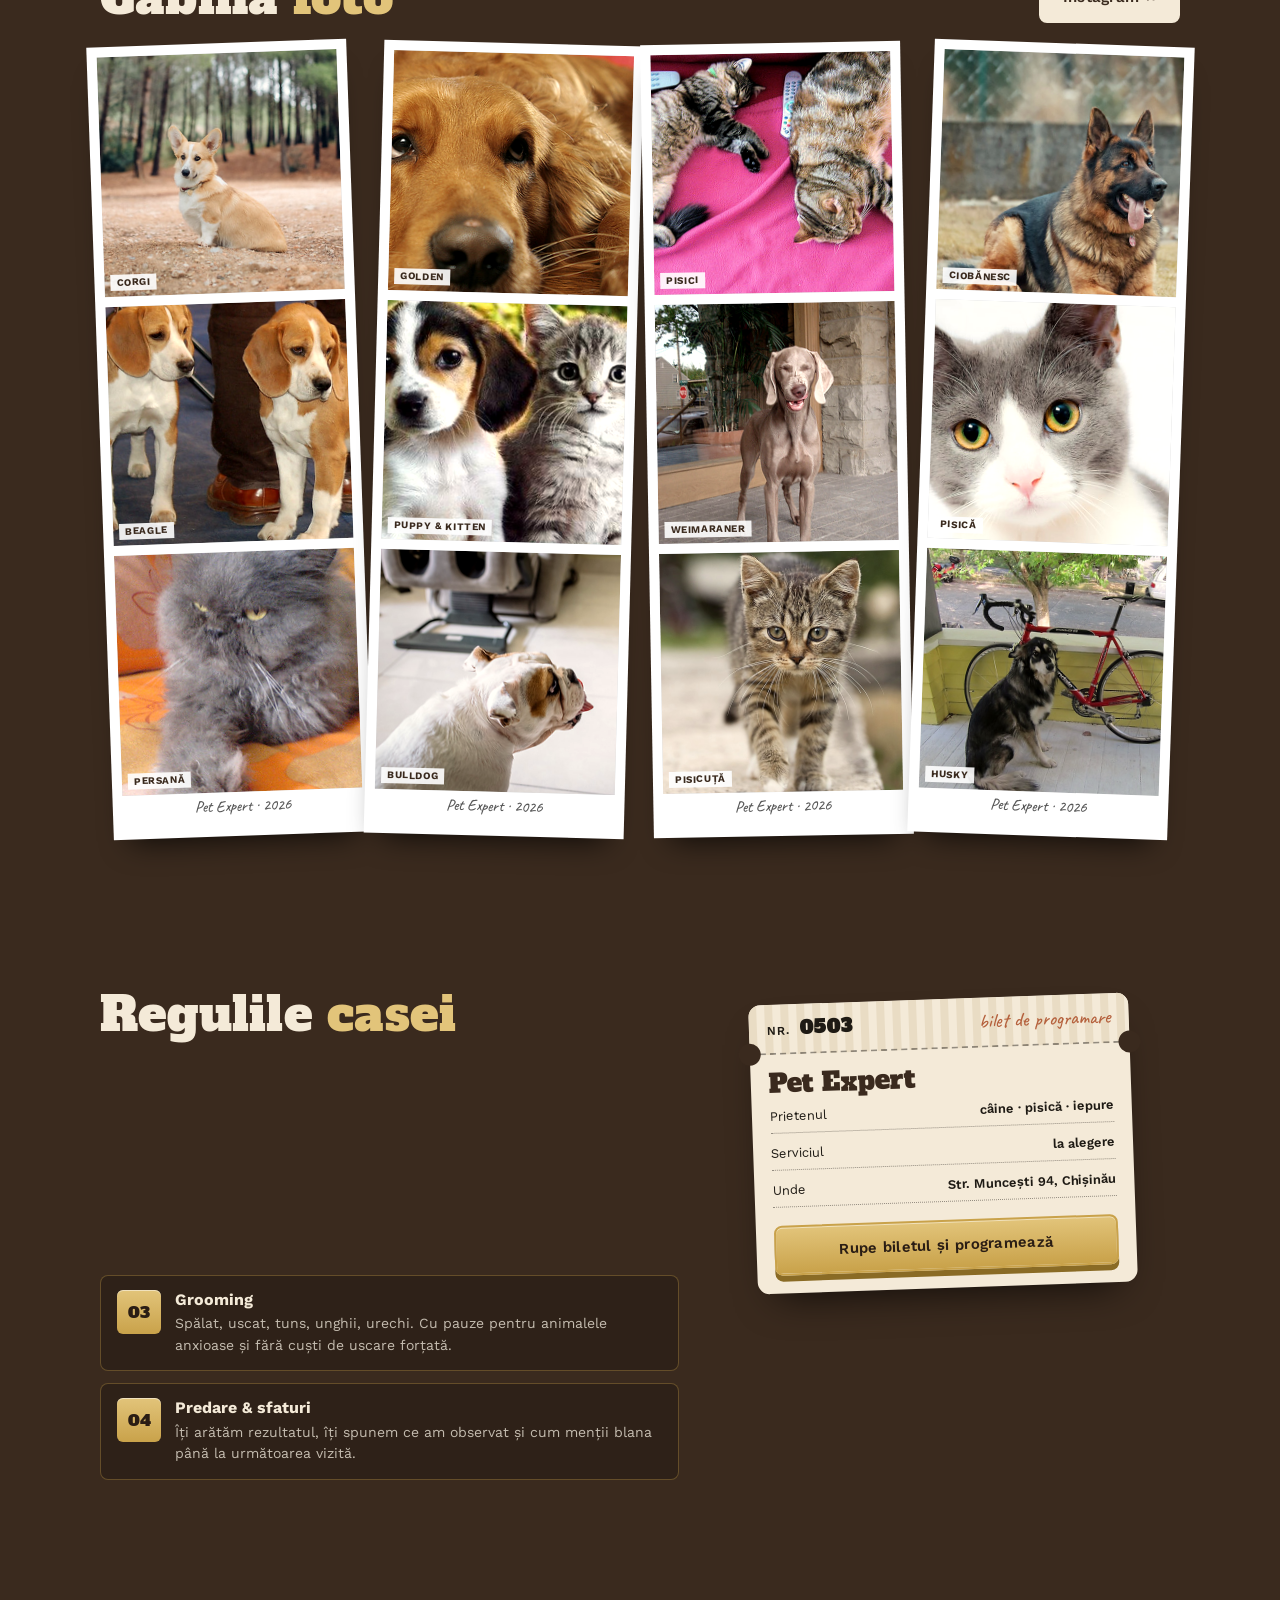
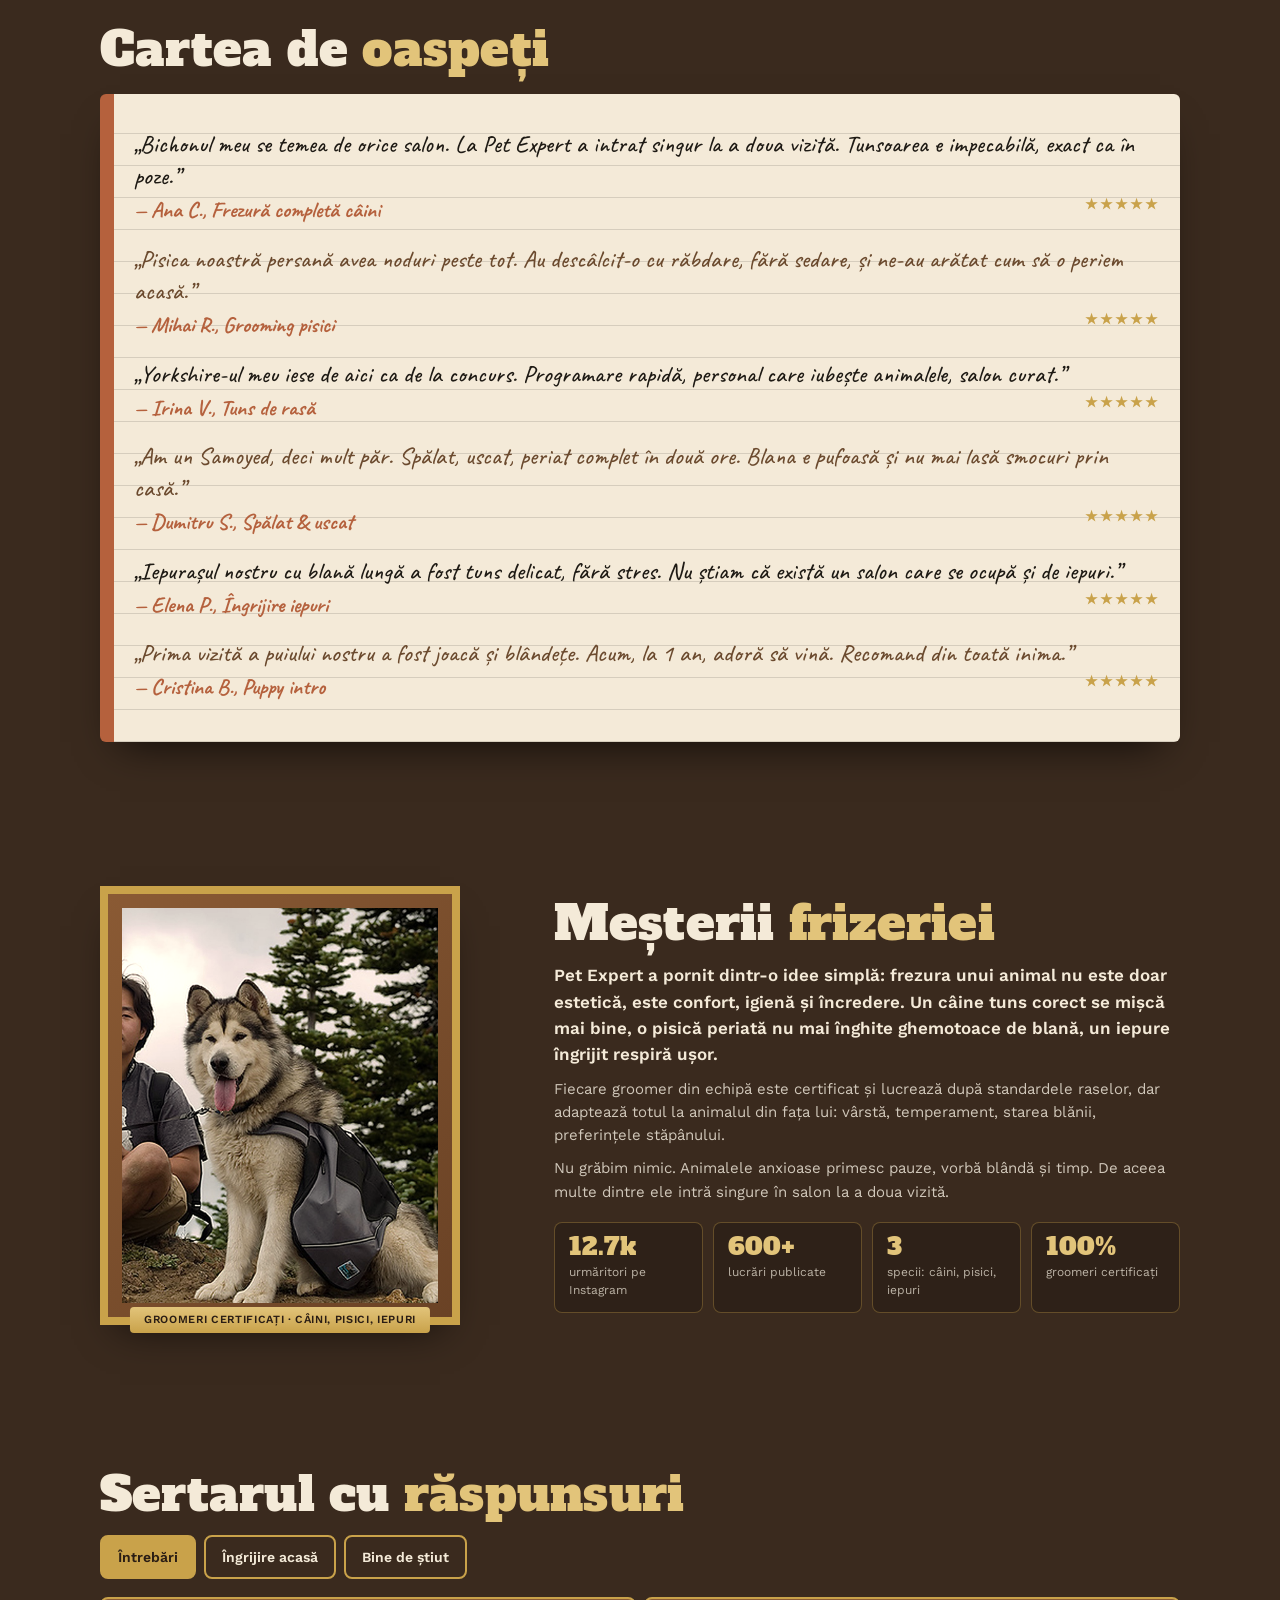
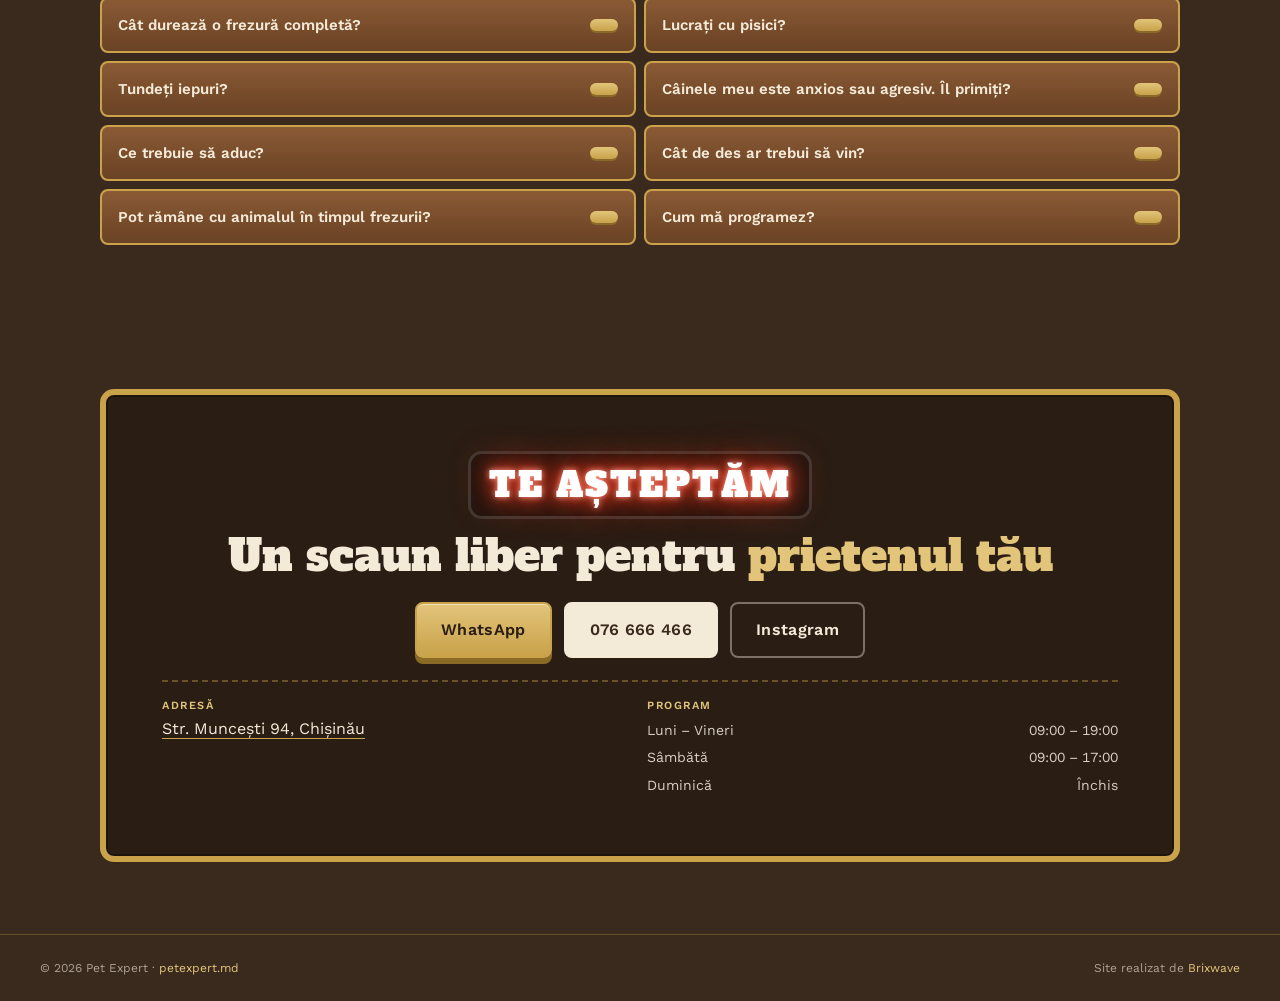
<file: designs/03-barbershop/index.html>
<!DOCTYPE html>
<html lang="ro">
<head>
<meta charset="utf-8">
<meta name="viewport" content="width=device-width, initial-scale=1, viewport-fit=cover">
<title>Pet Expert — Barbershop</title>
<meta name="description" content="Pet Expert: frizerie pentru câini, pisici și iepuri în Chișinău, str. Muncești 94. Groomeri certificați. Programează-te la 076 666 466.">
<meta name="theme-color" content="#3a2a1e">
<link rel="preconnect" href="https://fonts.googleapis.com">
<link rel="preconnect" href="https://fonts.gstatic.com" crossorigin>
<link href="https://fonts.googleapis.com/css2?family=Alfa+Slab+One&family=Work+Sans:wght@400;500;600;700&family=Caveat:wght@500;700&display=swap" rel="stylesheet">
<link rel="stylesheet" href="style.css">
</head>
<body>
<div class="wood" aria-hidden="true"></div>

<header class="top">
  <a class="brand" href="#" aria-label="Pet Expert, acasă"><span class="pole pole--mini" aria-hidden="true"></span>Pet Expert</a>
  <nav class="top__nav" aria-label="Meniu principal"><a href="#meniu">Meniu</a><a href="#oglinda">Oglinda</a><a href="#cabina">Cabina foto</a><a href="#oaspeti">Oaspeți</a><a href="#info">Info</a></nav>
  <a class="btn btn--brass top__cta" data-wa href="#" target="_blank" rel="noopener">Programează-te</a>
</header>

<main>
  <!-- HERO -->
  <section class="hero">
    <div class="hero__sign">
      <div class="chain" aria-hidden="true"><i></i><i></i></div>
      <div class="board">
        <p class="board__est">Est. <span data-brand="since"></span> · Chișinău</p>
        <h1 class="board__title">Pet Expert</h1>
        <p class="board__sub">Frizerie pentru câini, pisici <em>&amp;</em> iepuri</p>
        <p class="board__addr" data-brand="address"></p>
      </div>
    </div>
    <div class="hero__side">
      <div class="pole pole--big" aria-hidden="true"><span></span></div>
      <div class="neon" aria-hidden="true"><span class="neon__txt">DESCHIS</span><span class="neon__sub" id="neon-hours"></span></div>
    </div>
    <div class="hero__row">
      <figure class="oval"><img data-photo="Cover" src="../../shared/photos/hero.jpg" alt="Samoyed alb, pufos, după frezură completă" width="800" height="1000" fetchpriority="high"></figure>
      <div class="hero__text">
        <p class="hero__lead">Tuns cu foarfeca, spălat cu răbdare, uscat fără grabă. Groomeri certificați, pentru toate rasele și temperamentele.</p>
        <div class="hero__cta">
          <a class="btn btn--brass btn--lg" data-wa href="#" target="_blank" rel="noopener">Programează-te pe WhatsApp</a>
          <a class="btn btn--cream btn--lg" data-tel href="#">Sună: <span data-brand="phone"></span></a>
        </div>
      </div>
    </div>
  </section>

  <!-- MARQUEE -->
  <div class="stripe" aria-hidden="true"><div class="stripe__track" id="stripe"></div></div>

  <!-- CHALKBOARD MENU -->
  <section class="menu" id="meniu">
    <div class="wrap">
      <h2 class="h2">Meniul <em>frizeriei</em></h2>
      <p class="sub">Prețuri pe tablă, ca la frizeria din colț. Atinge un rând pentru detalii și programare.</p>
    </div>
    <div class="wrap">
      <div class="chalk" id="chalk">
        <div class="chalk__head"><span class="chalk__hand">azi la Pet Expert</span><span class="chalk__hand">✂ ✂ ✂</span></div>
        <ul class="chalk__list" id="services"></ul>
        <p class="chalk__foot chalk__hand">* prețul final se confirmă la evaluare, după talie și blană</p>
      </div>
    </div>
  </section>

  <!-- OGLINDA: before/after -->
  <section class="mirror" id="oglinda">
    <div class="wrap"><h2 class="h2">Oglinda <em>frizerului</em></h2><p class="sub">Trage pieptenele stânga‑dreapta: în stânga, cum a venit; în dreapta, cum a plecat.</p></div>
    <div class="wrap">
      <div class="mir" id="mir">
        <img class="mir__after" data-photo="După" src="../../shared/photos/post-01.jpg" alt="Corgi după frezură completă" width="1200" height="900" loading="lazy">
        <div class="mir__before" id="mir-before"><img data-photo="Înainte" src="../../shared/photos/post-04.jpg" alt="Golden Retriever înainte de frezură" width="1200" height="900" loading="lazy"></div>
        <input class="mir__range" id="mir-range" type="range" min="0" max="100" value="50" aria-label="Poziția pieptenelui">
        <div class="mir__comb" aria-hidden="true"><i></i></div>
        <span class="mir__tag mir__tag--l" aria-hidden="true">Înainte</span><span class="mir__tag mir__tag--r" aria-hidden="true">După</span>
      </div>
    </div>
  </section>

  <!-- CABINA FOTO -->
  <section class="booth" id="cabina">
    <div class="wrap booth__head"><h2 class="h2">Cabina <em>foto</em></h2><a class="btn btn--cream" data-ig href="#" target="_blank" rel="noopener">Instagram ↗</a></div>
    <div class="booth__row" id="gallery" tabindex="0" aria-label="Galerie, derulează orizontal"></div>
  </section>

  <!-- REGULILE + BILET -->
  <section class="rules">
    <div class="wrap rules__grid">
      <div>
        <h2 class="h2">Regulile <em>casei</em></h2>
        <ol class="plates" id="process"></ol>
      </div>
      <div class="ticket-wrap">
        <div class="ticket" id="ticket">
          <div class="ticket__stub" id="stub">
            <span class="ticket__no">Nr. <b id="ticket-no">0427</b></span>
            <span class="ticket__hand">bilet de programare</span>
          </div>
          <div class="ticket__body">
            <p class="ticket__title">Pet Expert</p>
            <p class="ticket__line"><span>Prietenul</span><b id="ticket-pet">câine · pisică · iepure</b></p>
            <p class="ticket__line"><span>Serviciul</span><b>la alegere</b></p>
            <p class="ticket__line"><span>Unde</span><b data-brand="address"></b></p>
            <button class="btn btn--brass ticket__btn" id="tear" type="button">Rupe biletul și programează</button>
            <a class="btn btn--brass ticket__go" id="ticket-go" data-wa href="#" target="_blank" rel="noopener" hidden>Trimite biletul pe WhatsApp</a>
          </div>
        </div>
      </div>
    </div>
  </section>

  <!-- CARTEA DE OASPEȚI -->
  <section class="guest" id="oaspeti">
    <div class="wrap"><h2 class="h2">Cartea de <em>oaspeți</em></h2></div>
    <div class="wrap"><div class="page" id="quotes"></div></div>
  </section>

  <!-- ECHIPA -->
  <section class="team">
    <div class="wrap team__grid">
      <figure class="frame"><img data-photo="Echipa" src="../../shared/photos/portrait.jpg" alt="Om și husky, prieteni" width="800" height="1000" loading="lazy"><figcaption class="plaque" data-founder="role"></figcaption></figure>
      <div>
        <h2 class="h2">Meșterii <em>frizeriei</em></h2>
        <div id="story"></div>
        <ul class="stats" id="stats"></ul>
      </div>
    </div>
  </section>

  <!-- INFO drawers -->
  <section class="info" id="info">
    <div class="wrap"><h2 class="h2">Sertarul cu <em>răspunsuri</em></h2></div>
    <div class="wrap tabs" id="tabs" role="tablist"></div>
    <div class="wrap acc is-on" id="faq" role="tabpanel"></div>
    <div class="wrap acc" id="care" role="tabpanel"></div>
    <div class="wrap acc" id="policies" role="tabpanel"></div>
  </section>

  <!-- CONTACT -->
  <section class="close" id="contact">
    <div class="wrap close__card">
      <p class="neon neon--inline" aria-hidden="true"><span class="neon__txt">TE AȘTEPTĂM</span></p>
      <h2 class="close__title">Un scaun liber pentru <em>prietenul tău</em></h2>
      <div class="close__cta">
        <a class="btn btn--brass btn--lg" data-wa href="#" target="_blank" rel="noopener">WhatsApp</a>
        <a class="btn btn--cream btn--lg" data-tel href="#"><span data-brand="phone"></span></a>
        <a class="btn btn--ghost btn--lg" data-ig href="#" target="_blank" rel="noopener">Instagram</a>
      </div>
      <div class="close__grid">
        <div><b>Adresă</b><a data-maps href="#" target="_blank" rel="noopener" data-brand="address"></a></div>
        <div><b>Program</b><div id="schedule"></div></div>
      </div>
    </div>
  </section>
</main>

<footer class="foot"><span>© <span id="year"></span> Pet Expert · <a data-site href="#" target="_blank" rel="noopener">petexpert.md</a></span><span>Site realizat de <a href="https://github.com/brixwave-technology" target="_blank" rel="noopener">Brixwave</a></span></footer>
<nav class="dock" aria-label="Acțiuni rapide"><a class="dock__main" data-wa href="#" target="_blank" rel="noopener">WhatsApp · programare</a><a data-tel href="#">Sună</a></nav>

<script src="../../shared/petexpert-data.js"></script>
<script src="script.js"></script>
</body>
</html>
</file>
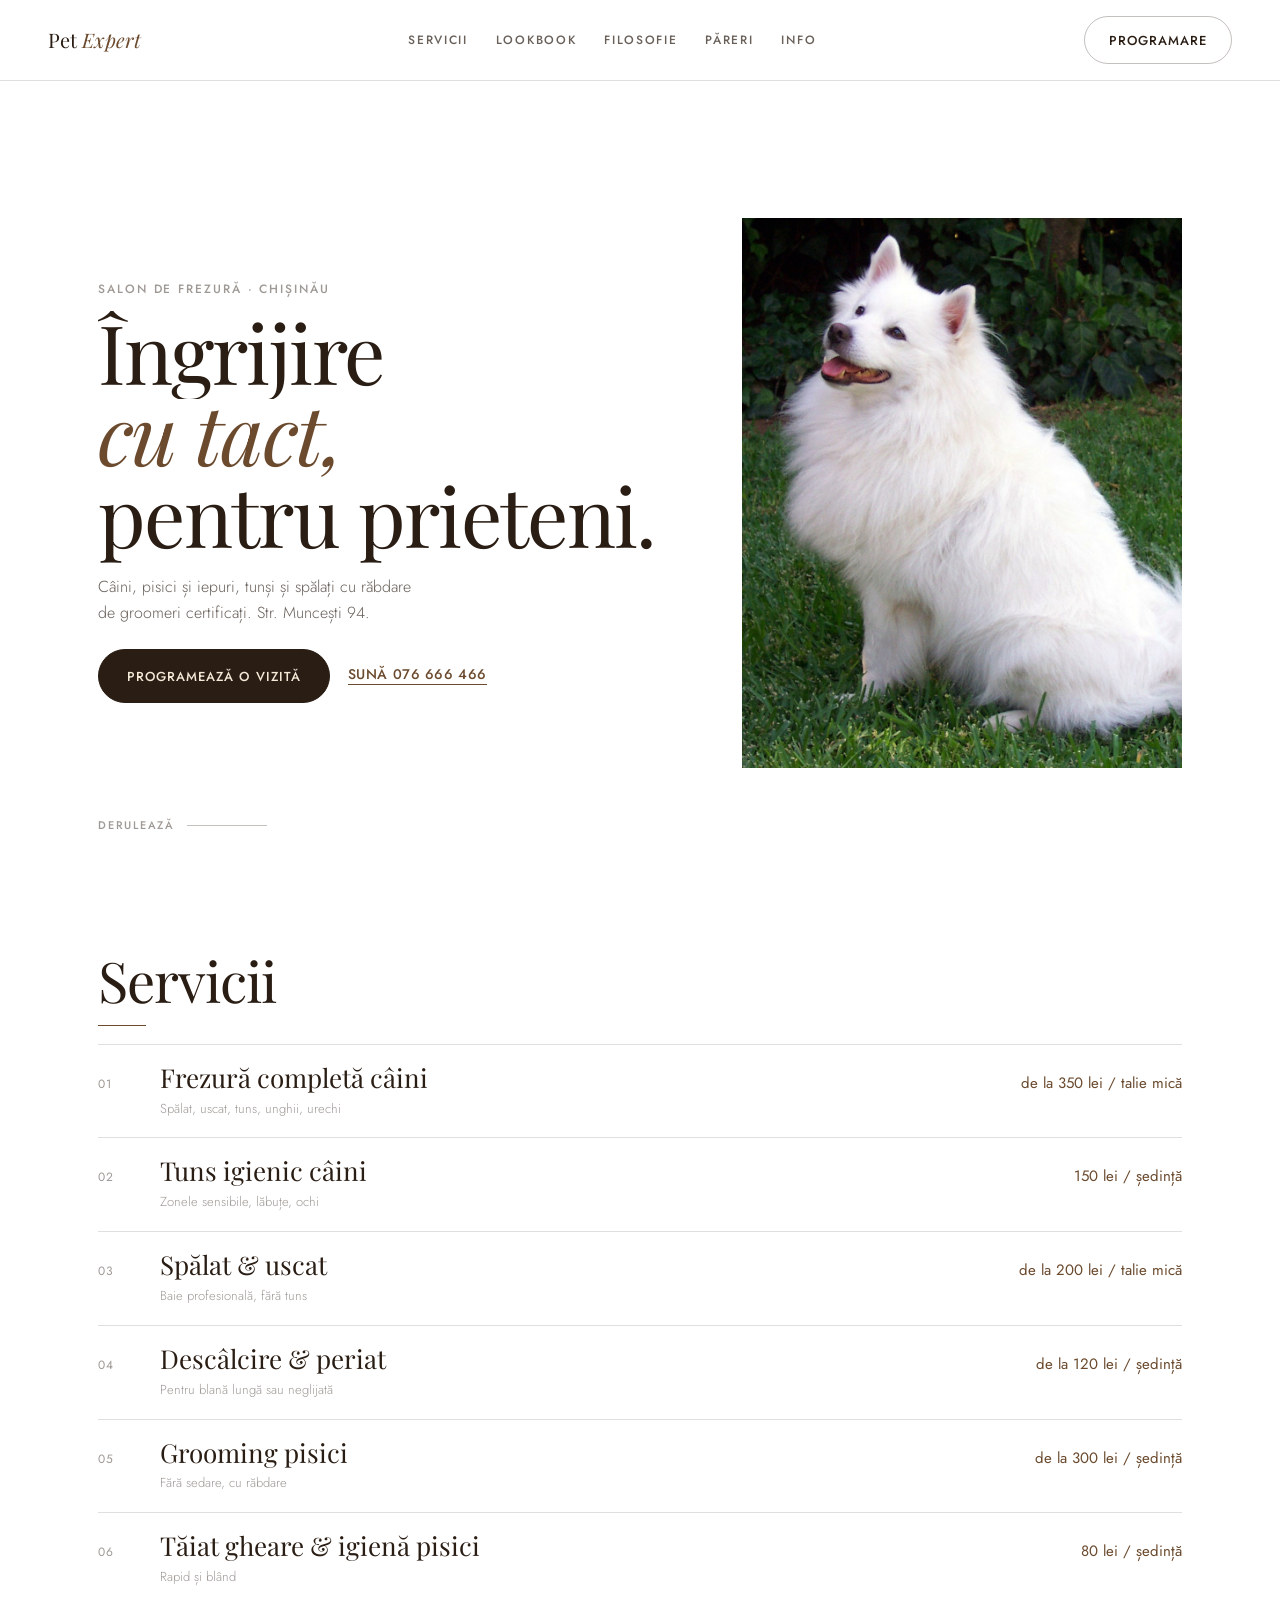
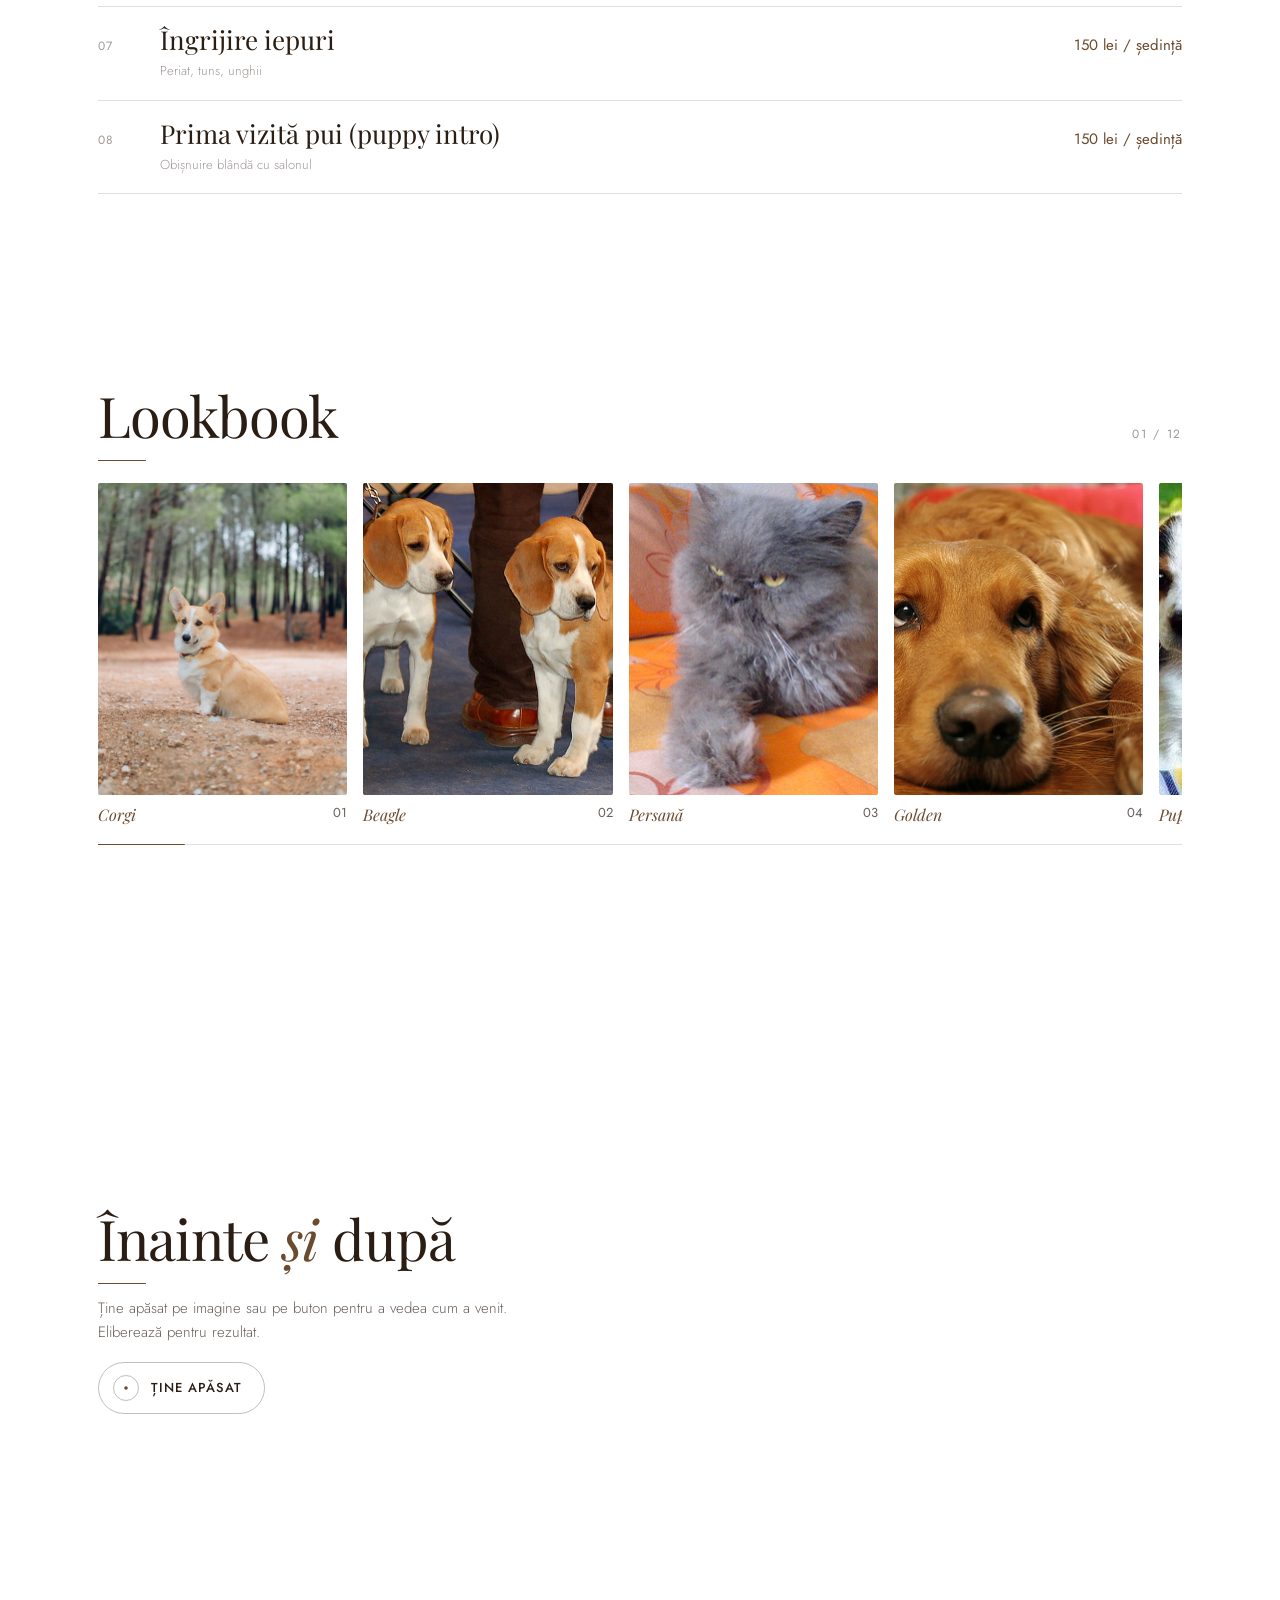
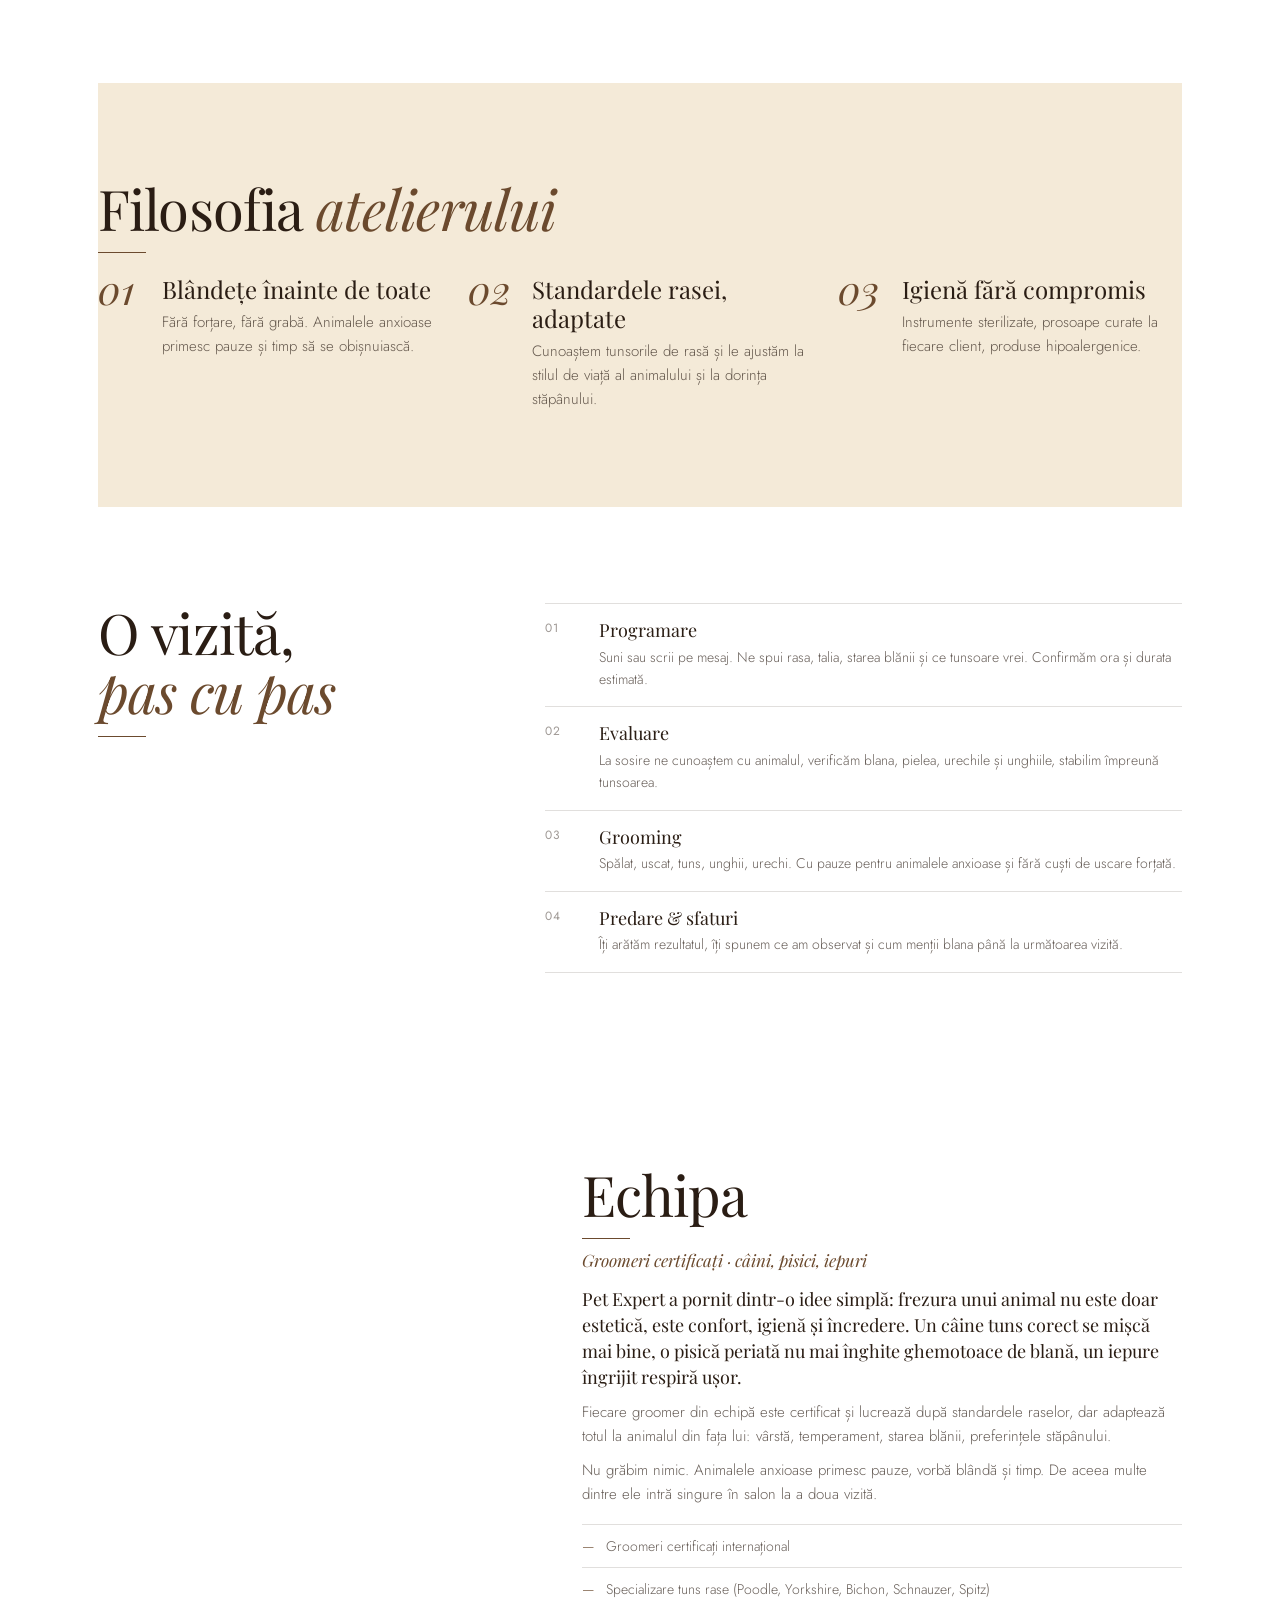
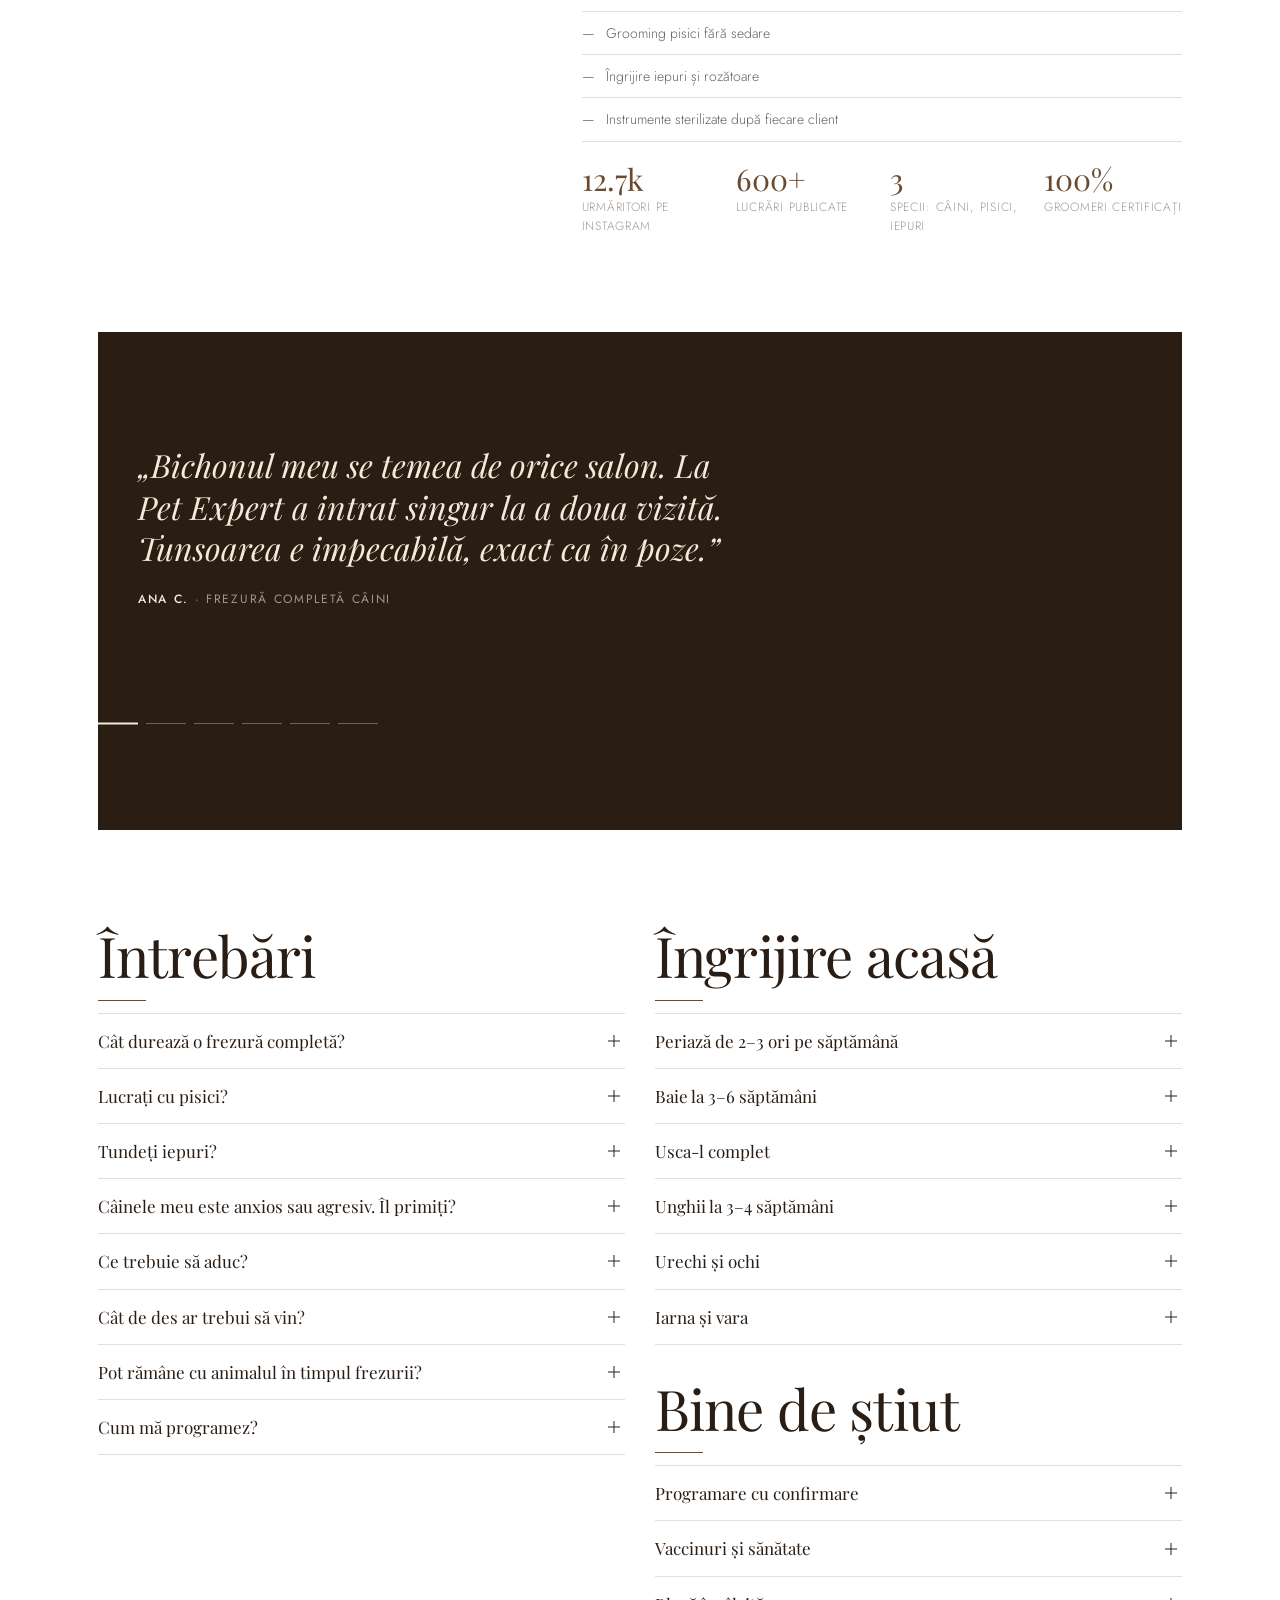
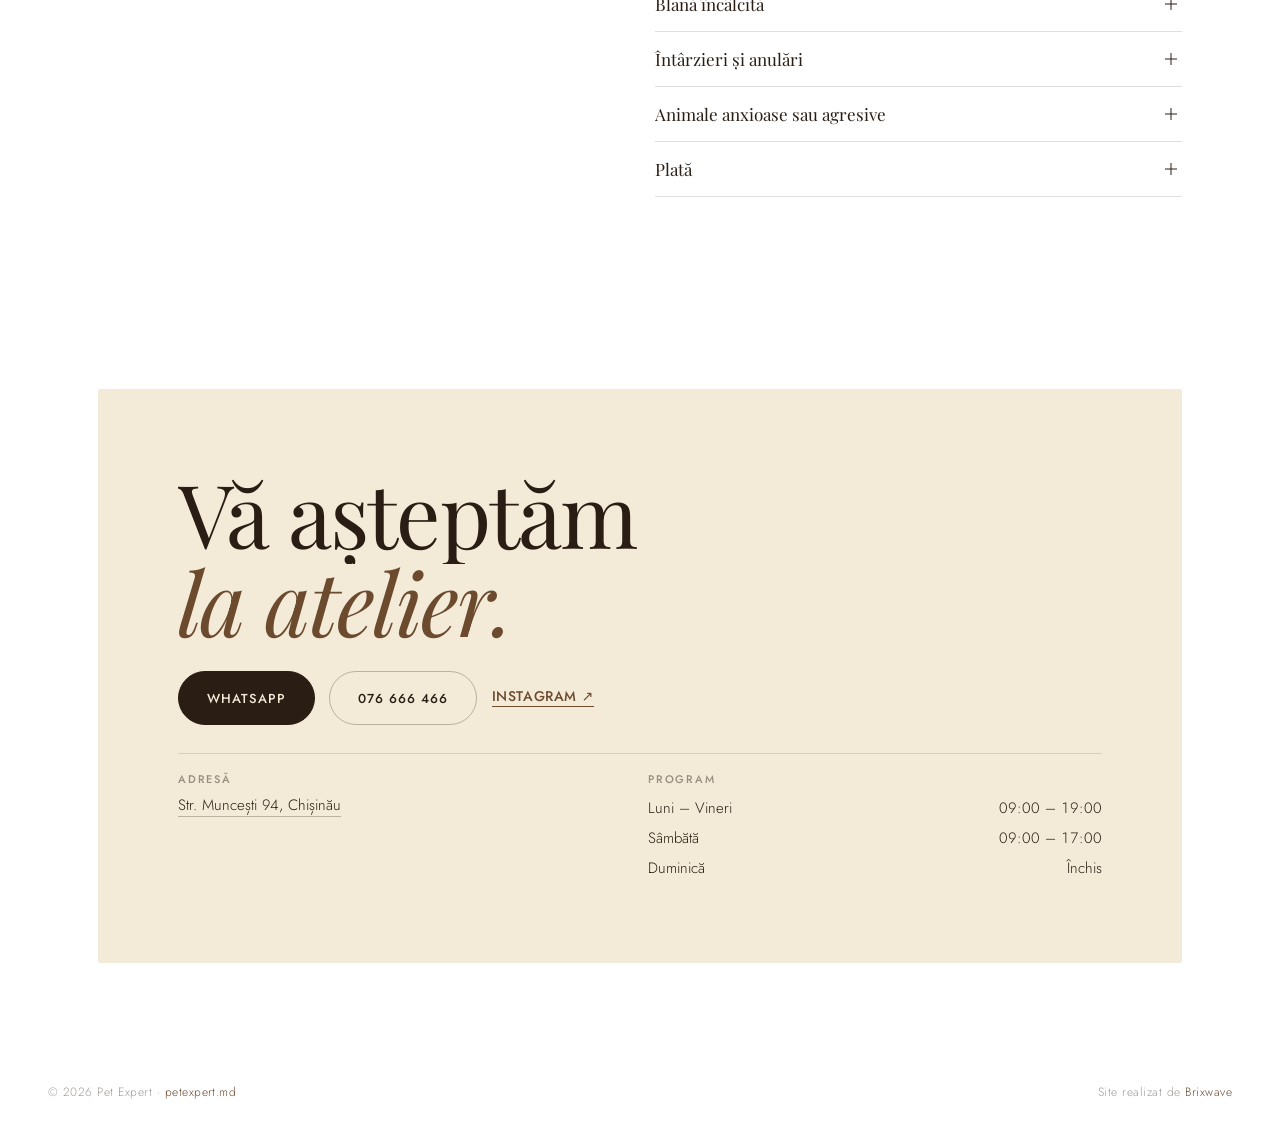
<file: designs/04-atelier/index.html>
<!DOCTYPE html>
<html lang="ro">
<head>
<meta charset="utf-8">
<meta name="viewport" content="width=device-width, initial-scale=1, viewport-fit=cover">
<title>Pet Expert — Atelier</title>
<meta name="description" content="Pet Expert: salon de frezură pentru câini, pisici și iepuri în Chișinău, str. Muncești 94. Groomeri certificați. Programează-te la 076 666 466.">
<meta name="theme-color" content="#ffffff">
<link rel="preconnect" href="https://fonts.googleapis.com">
<link rel="preconnect" href="https://fonts.gstatic.com" crossorigin>
<link href="https://fonts.googleapis.com/css2?family=Playfair+Display:ital,wght@0,400;0,500;1,400;1,500&family=Jost:wght@300;400;500;600&display=swap" rel="stylesheet">
<link rel="stylesheet" href="style.css">
</head>
<body>
<div class="cursor-img" id="cursor-img" aria-hidden="true"><img alt=""></div>

<header class="top">
  <a class="brand" href="#" aria-label="Pet Expert, acasă">Pet <em>Expert</em></a>
  <nav class="top__nav" aria-label="Meniu principal"><a href="#servicii">Servicii</a><a href="#lookbook">Lookbook</a><a href="#filosofie">Filosofie</a><a href="#pareri">Păreri</a><a href="#info">Info</a></nav>
  <a class="btn top__cta" data-wa href="#" target="_blank" rel="noopener" data-magnetic>Programare</a>
</header>

<main>
  <!-- HERO -->
  <section class="hero">
    <div class="hero__text">
      <p class="eyebrow-free hero__small">Salon de frezură · Chișinău</p>
      <h1 class="hero__title"><span class="lm"><span>Îngrijire</span></span><span class="lm"><span><em>cu tact,</em></span></span><span class="lm"><span>pentru prieteni.</span></span></h1>
      <p class="hero__sub">Câini, pisici și iepuri, tunși și spălați cu răbdare de groomeri certificați. Str. Muncești 94.</p>
      <div class="hero__cta">
        <a class="btn btn--dark btn--lg" data-wa href="#" target="_blank" rel="noopener" data-magnetic>Programează o vizită</a>
        <a class="link" data-tel href="#">Sună <span data-brand="phone"></span></a>
      </div>
    </div>
    <figure class="hero__img mask" data-mask><img data-photo="Cover" src="../../shared/photos/hero.jpg" alt="Samoyed alb, pufos, după frezură completă" width="800" height="1000" fetchpriority="high"></figure>
    <div class="hero__scroll" aria-hidden="true"><span>Derulează</span><i></i></div>
  </section>

  <!-- SERVICII -->
  <section class="services" id="servicii">
    <div class="wrap">
      <h2 class="h2 draw">Servicii</h2>
      <ol class="list" id="services"></ol>
    </div>
  </section>

  <!-- LOOKBOOK -->
  <section class="lookbook" id="lookbook">
    <div class="wrap lookbook__head"><h2 class="h2 draw">Lookbook</h2><span class="lookbook__count" id="lb-count">01 / 12</span></div>
    <div class="lookbook__row" id="gallery" tabindex="0" aria-label="Lookbook, derulează orizontal"></div>
    <div class="wrap"><div class="lookbook__bar"><i id="lb-bar"></i></div></div>
  </section>

  <!-- ÎNAINTE / DUPĂ -->
  <section class="reveal-ba">
    <div class="wrap ba__grid">
      <div class="ba__text"><h2 class="h2 draw">Înainte <em>și</em> după</h2><p class="sub">Ține apăsat pe imagine sau pe buton pentru a vedea cum a venit. Eliberează pentru rezultat.</p><button class="hold" id="hold" type="button" aria-pressed="false"><i></i>Ține apăsat</button></div>
      <figure class="ba mask" id="ba" data-mask>
        <img class="ba__after" data-photo="După" src="../../shared/photos/post-01.jpg" alt="Corgi după frezură completă" width="800" height="1000" loading="lazy">
        <img class="ba__before" data-photo="Înainte" src="../../shared/photos/post-04.jpg" alt="Golden Retriever înainte de frezură" width="800" height="1000" loading="lazy">
        <figcaption id="ba-label">După</figcaption>
      </figure>
    </div>
  </section>

  <!-- FILOSOFIE -->
  <section class="phil" id="filosofie">
    <div class="wrap">
      <h2 class="h2 draw">Filosofia <em>atelierului</em></h2>
      <ol class="phil__list" id="values"></ol>
    </div>
  </section>

  <!-- PROCES -->
  <section class="steps">
    <div class="wrap steps__grid">
      <h2 class="h2 draw">O vizită,<br><em>pas cu pas</em></h2>
      <ol class="steps__list" id="process"></ol>
    </div>
  </section>

  <!-- ECHIPA -->
  <section class="team">
    <div class="wrap team__grid">
      <figure class="team__img mask" data-mask><img data-photo="Echipa" src="../../shared/photos/portrait.jpg" alt="Om și husky, prieteni" width="800" height="1000" loading="lazy"></figure>
      <div>
        <h2 class="h2 draw">Echipa</h2>
        <p class="team__role" data-founder="role"></p>
        <div id="story"></div>
        <ul class="creds" id="creds"></ul>
        <ul class="stats" id="stats"></ul>
      </div>
    </div>
  </section>

  <!-- PĂRERI -->
  <section class="quotes" id="pareri">
    <div class="wrap">
      <div class="quotes__stage" id="quotes"></div>
      <div class="quotes__nav" id="qnav" role="tablist" aria-label="Alege părerea"></div>
    </div>
  </section>

  <!-- INFO -->
  <section class="info" id="info">
    <div class="wrap info__grid">
      <div><h2 class="h2 draw">Întrebări</h2><div class="acc" id="faq"></div></div>
      <div><h2 class="h2 draw" id="care-title"></h2><div class="acc" id="care"></div><h2 class="h2 draw h2--sp" id="policies-title"></h2><div class="acc" id="policies"></div></div>
    </div>
  </section>

  <!-- CONTACT -->
  <section class="contact" id="contact">
    <div class="wrap contact__card">
      <h2 class="contact__title"><span class="lm"><span>Vă așteptăm</span></span><span class="lm"><span><em>la atelier.</em></span></span></h2>
      <div class="contact__cta">
        <a class="btn btn--dark btn--lg" data-wa href="#" target="_blank" rel="noopener" data-magnetic>WhatsApp</a>
        <a class="btn btn--lg" data-tel href="#" data-magnetic><span data-brand="phone"></span></a>
        <a class="link" data-ig href="#" target="_blank" rel="noopener">Instagram ↗</a>
      </div>
      <dl class="contact__facts">
        <div><dt>Adresă</dt><dd><a data-maps href="#" target="_blank" rel="noopener" data-brand="address"></a></dd></div>
        <div><dt>Program</dt><dd id="schedule"></dd></div>
      </dl>
    </div>
  </section>
</main>

<footer class="foot"><span>© <span id="year"></span> Pet Expert · <a data-site href="#" target="_blank" rel="noopener">petexpert.md</a></span><span>Site realizat de <a href="https://github.com/brixwave-technology" target="_blank" rel="noopener">Brixwave</a></span></footer>
<nav class="dock" aria-label="Acțiuni rapide"><a class="dock__main" data-wa href="#" target="_blank" rel="noopener">WhatsApp · programare</a><a data-tel href="#">Sună</a></nav>

<script src="../../shared/petexpert-data.js"></script>
<script src="script.js"></script>
</body>
</html>
</file>
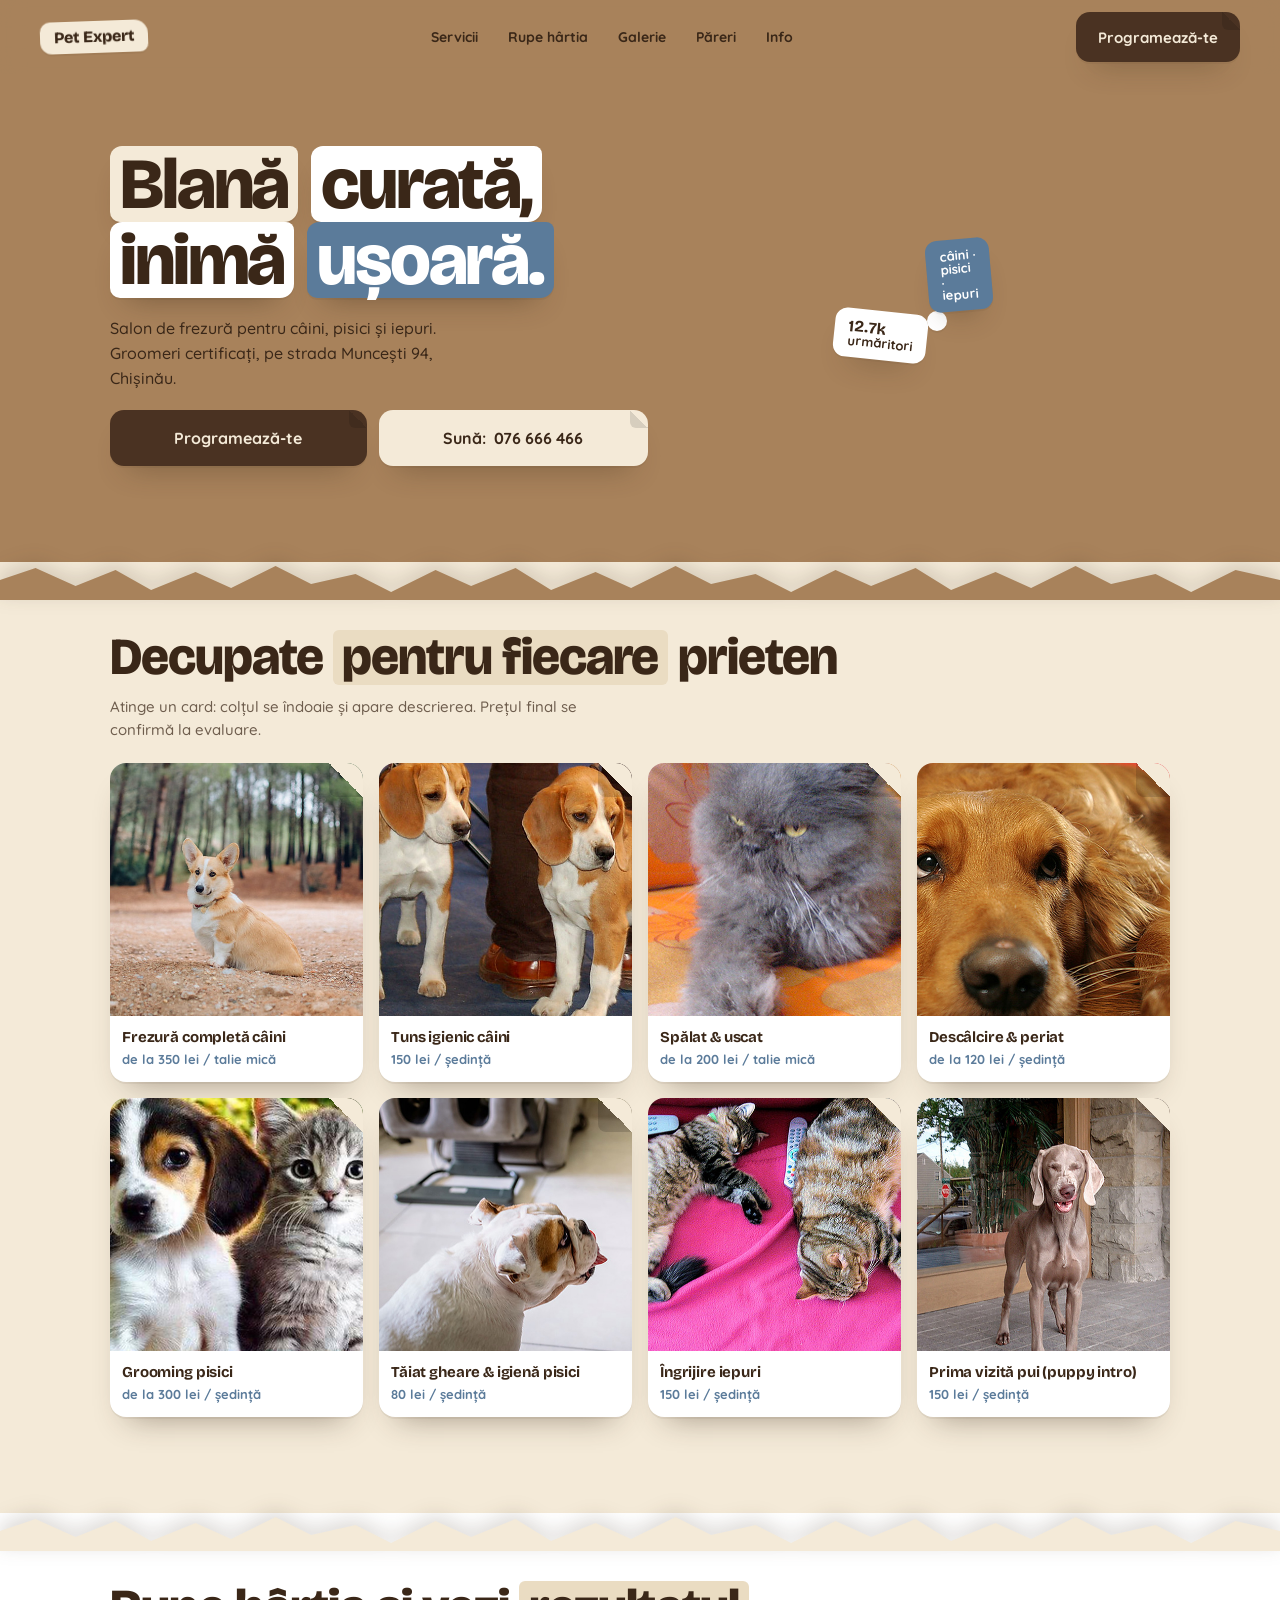
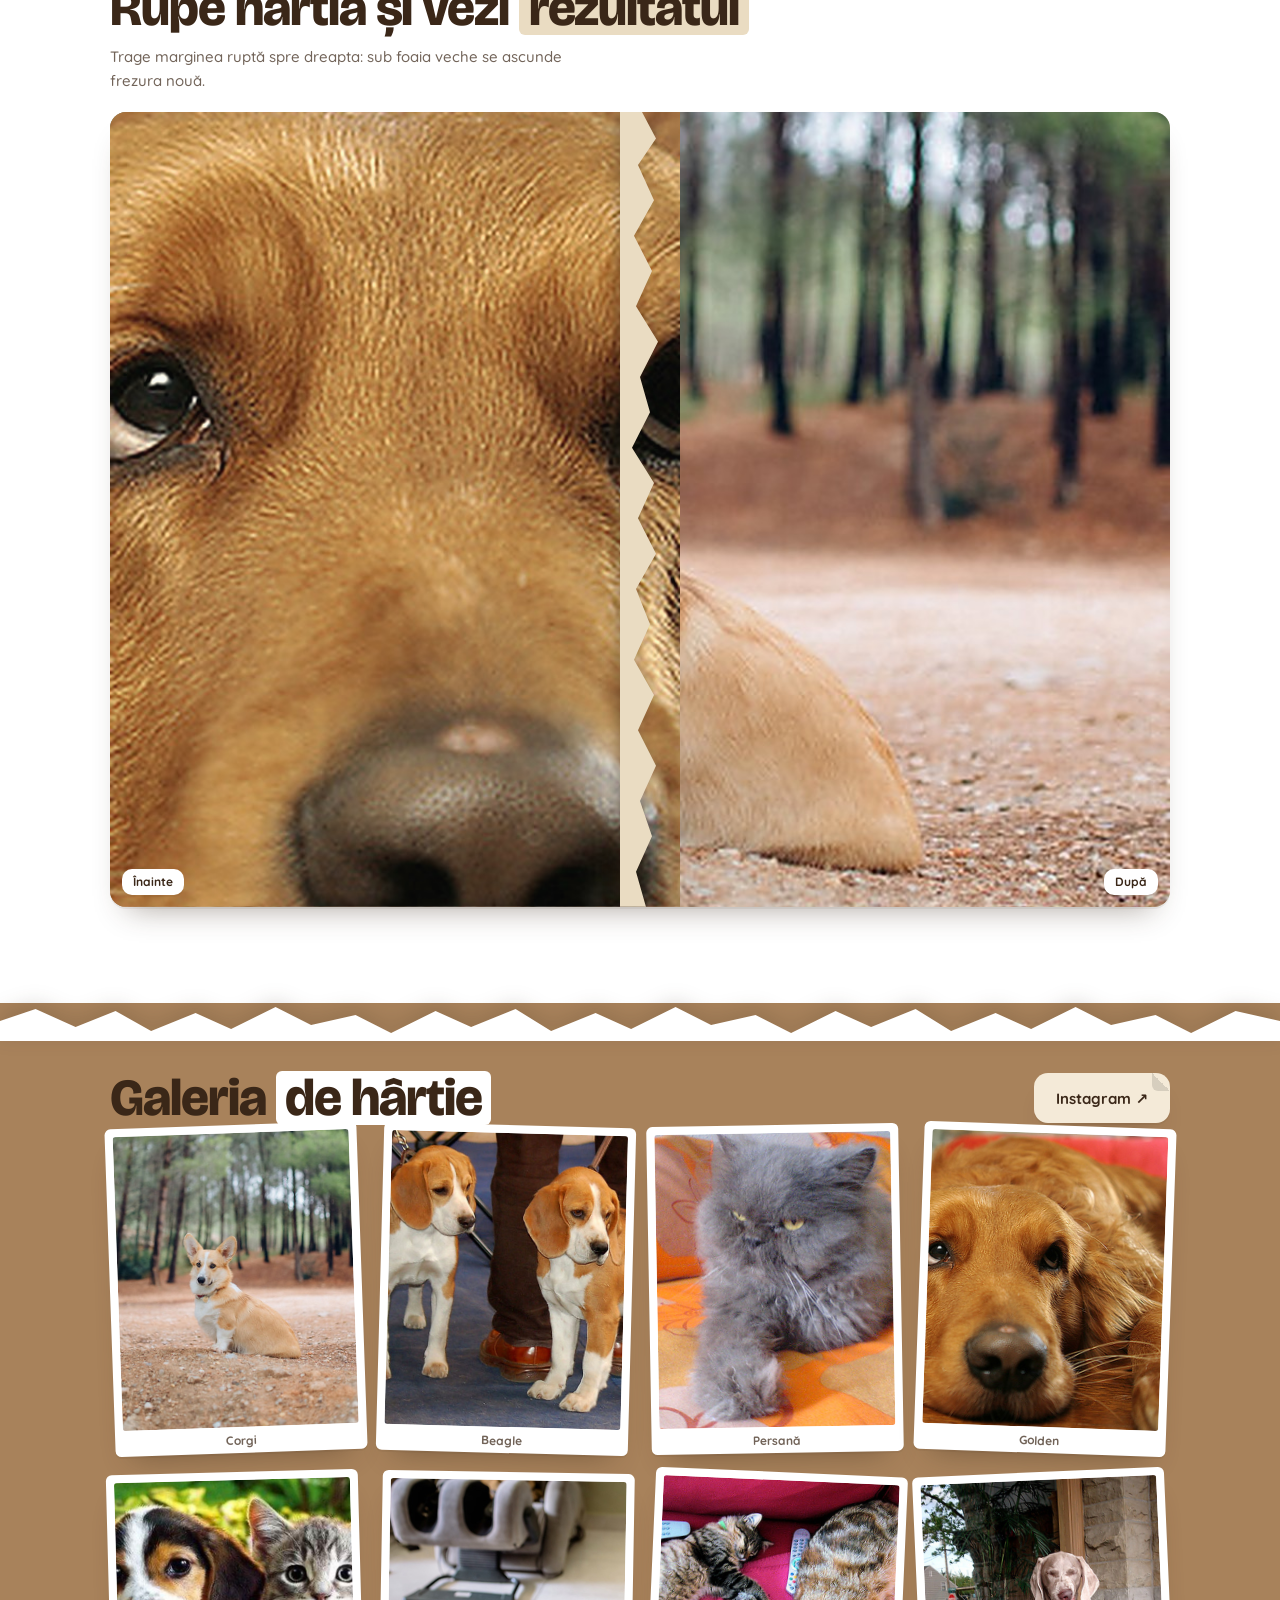
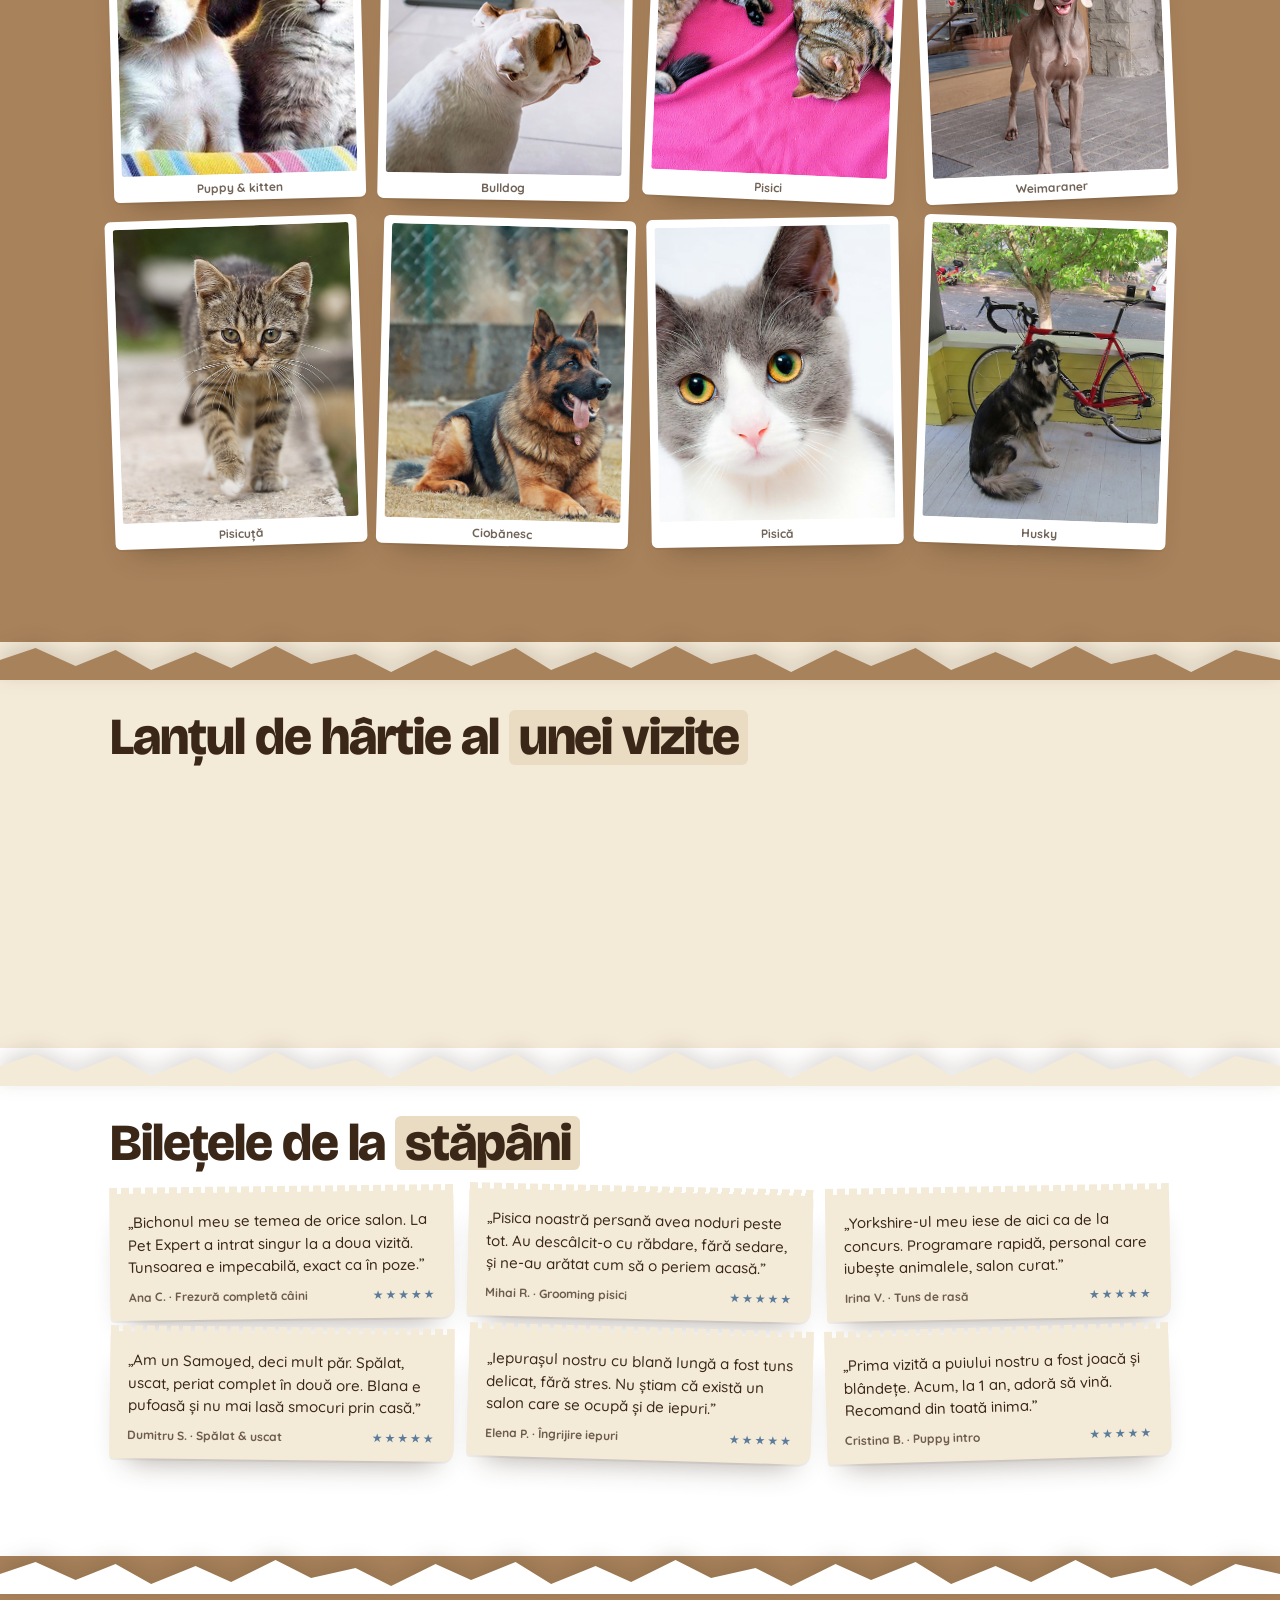
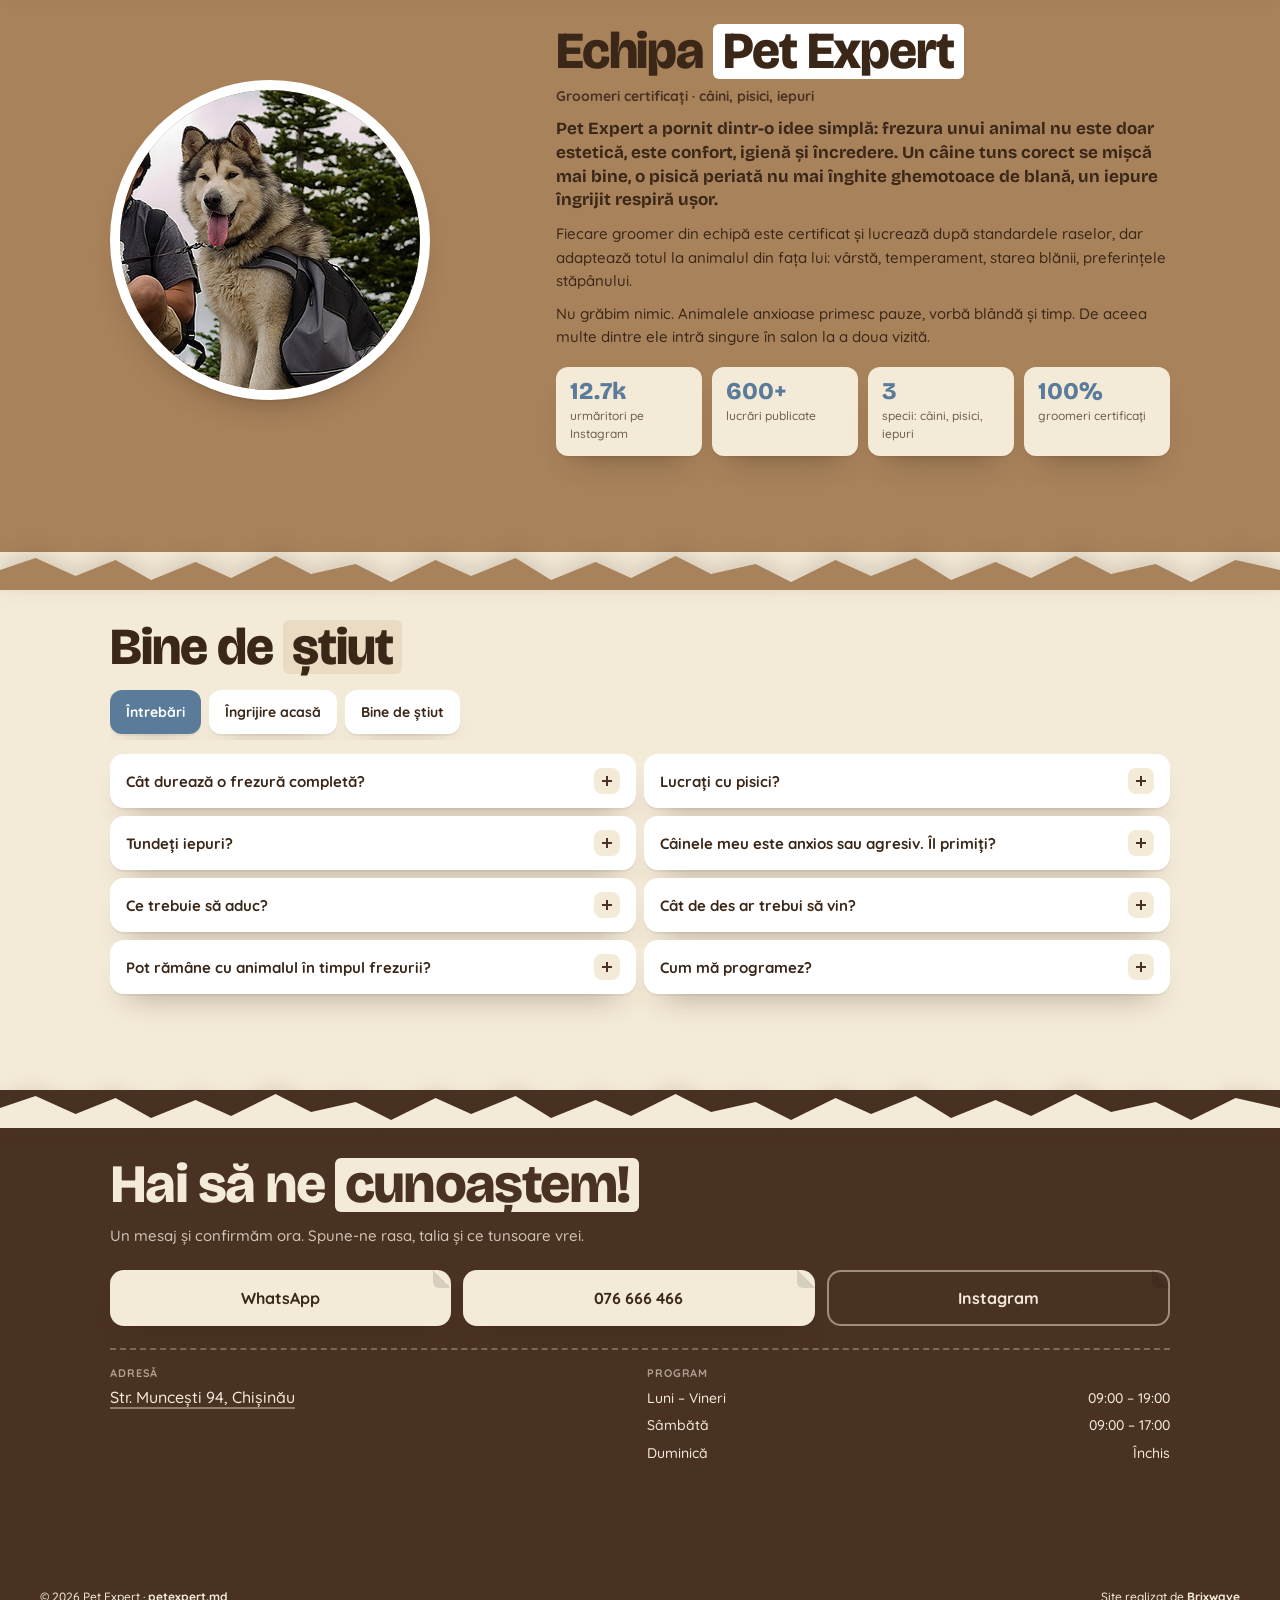
<file: designs/05-papercut/index.html>
<!DOCTYPE html>
<html lang="ro">
<head>
<meta charset="utf-8">
<meta name="viewport" content="width=device-width, initial-scale=1, viewport-fit=cover">
<title>Pet Expert — Papercut</title>
<meta name="description" content="Pet Expert: salon de frezură pentru câini, pisici și iepuri în Chișinău, str. Muncești 94. Groomeri certificați. Programează-te la 076 666 466.">
<meta name="theme-color" content="#a8825b">
<link rel="preconnect" href="https://fonts.googleapis.com">
<link rel="preconnect" href="https://fonts.gstatic.com" crossorigin>
<link href="https://fonts.googleapis.com/css2?family=Bricolage+Grotesque:opsz,wght@12..96,500;12..96,700;12..96,800&family=Quicksand:wght@400;500;600;700&display=swap" rel="stylesheet">
<link rel="stylesheet" href="style.css">
</head>
<body>
<div class="layers" aria-hidden="true">
  <i class="ly ly--1" data-speed="0.05"></i><i class="ly ly--2" data-speed="0.12"></i><i class="ly ly--3" data-speed="0.2"></i>
  <svg class="ly ly--paw ly--paw-a" data-speed="0.15" viewBox="0 0 100 100"><ellipse cx="50" cy="62" rx="24" ry="20"/><circle cx="24" cy="36" r="10"/><circle cx="42" cy="22" r="10"/><circle cx="60" cy="22" r="10"/><circle cx="78" cy="36" r="10"/></svg>
  <svg class="ly ly--paw ly--paw-b" data-speed="0.28" viewBox="0 0 100 100"><ellipse cx="50" cy="62" rx="24" ry="20"/><circle cx="24" cy="36" r="10"/><circle cx="42" cy="22" r="10"/><circle cx="60" cy="22" r="10"/><circle cx="78" cy="36" r="10"/></svg>
</div>

<header class="top">
  <a class="brand" href="#" aria-label="Pet Expert, acasă"><span class="brand__cut">Pet Expert</span></a>
  <nav class="top__nav" aria-label="Meniu principal"><a href="#servicii">Servicii</a><a href="#rupe">Rupe hârtia</a><a href="#galerie">Galerie</a><a href="#pareri">Păreri</a><a href="#info">Info</a></nav>
  <a class="btn btn--brown top__cta" data-wa href="#" target="_blank" rel="noopener">Programează-te</a>
</header>

<main>
  <!-- HERO: layered paper -->
  <section class="hero sheet sheet--kraft">
    <div class="wrap hero__grid">
      <div class="hero__text">
        <h1 class="hero__title"><span class="cut cut--1">Blană</span> <span class="cut cut--2">curată,</span><br><span class="cut cut--3">inimă</span> <span class="cut cut--4">ușoară.</span></h1>
        <p class="hero__sub">Salon de frezură pentru câini, pisici și iepuri. Groomeri certificați, pe strada Muncești 94, Chișinău.</p>
        <div class="hero__cta">
          <a class="btn btn--brown btn--lg" data-wa href="#" target="_blank" rel="noopener">Programează-te</a>
          <a class="btn btn--paper btn--lg" data-tel href="#">Sună: <span data-brand="phone"></span></a>
        </div>
      </div>
      <div class="hero__art">
        <div class="circle circle--back" aria-hidden="true"></div>
        <figure class="circle circle--photo"><img data-photo="Cover" src="../../shared/photos/hero.jpg" alt="Samoyed alb, pufos, după frezură completă" width="800" height="1000" fetchpriority="high"></figure>
        <span class="tag tag--a"><b>12.7k</b> urmăritori</span>
        <span class="tag tag--b">câini · pisici · iepuri</span>
      </div>
    </div>
    <svg class="tear" viewBox="0 0 1440 40" preserveAspectRatio="none" aria-hidden="true"><path d="M0 20 L40 8 L85 26 L130 10 L170 30 L220 12 L260 28 L310 6 L350 24 L400 14 L440 32 L490 10 L530 26 L580 8 L620 30 L670 12 L710 28 L760 6 L800 24 L850 14 L890 32 L940 10 L980 26 L1030 8 L1070 30 L1120 12 L1160 28 L1210 6 L1250 24 L1300 14 L1340 32 L1390 10 L1440 20 V40 H0 Z"/></svg>
  </section>

  <!-- SERVICII: cut cards with folded corner -->
  <section class="sheet sheet--cream" id="servicii">
    <div class="wrap">
      <h2 class="h2">Decupate <span class="hl">pentru fiecare</span> prieten</h2>
      <p class="sub">Atinge un card: colțul se îndoaie și apare descrierea. Prețul final se confirmă la evaluare.</p>
      <div class="cards" id="services"></div>
    </div>
    <svg class="tear" viewBox="0 0 1440 40" preserveAspectRatio="none" aria-hidden="true"><path d="M0 20 L40 8 L85 26 L130 10 L170 30 L220 12 L260 28 L310 6 L350 24 L400 14 L440 32 L490 10 L530 26 L580 8 L620 30 L670 12 L710 28 L760 6 L800 24 L850 14 L890 32 L940 10 L980 26 L1030 8 L1070 30 L1120 12 L1160 28 L1210 6 L1250 24 L1300 14 L1340 32 L1390 10 L1440 20 V40 H0 Z"/></svg>
  </section>

  <!-- RUPE HÂRTIA: torn-edge before/after -->
  <section class="sheet sheet--white" id="rupe">
    <div class="wrap">
      <h2 class="h2">Rupe hârtia și vezi <span class="hl">rezultatul</span></h2>
      <p class="sub">Trage marginea ruptă spre dreapta: sub foaia veche se ascunde frezura nouă.</p>
      <div class="rip" id="rip">
        <img class="rip__after" data-photo="După" src="../../shared/photos/post-01.jpg" alt="Corgi după frezură completă" width="1200" height="900" loading="lazy">
        <div class="rip__before" id="rip-before"><img data-photo="Înainte" src="../../shared/photos/post-04.jpg" alt="Golden Retriever înainte de frezură" width="1200" height="900" loading="lazy"><svg class="rip__edge" viewBox="0 0 40 900" preserveAspectRatio="none" aria-hidden="true"><path d="M0 0 H22 L36 30 L18 60 L34 100 L14 140 L32 180 L16 220 L38 260 L20 300 L30 340 L12 380 L34 420 L18 460 L36 500 L16 540 L30 580 L14 620 L34 660 L18 700 L36 740 L20 780 L32 820 L16 860 L26 900 H0 Z"/></svg></div>
        <input class="rip__range" id="rip-range" type="range" min="0" max="100" value="50" aria-label="Poziția rupturii">
        <span class="rip__tag rip__tag--l" aria-hidden="true">Înainte</span><span class="rip__tag rip__tag--r" aria-hidden="true">După</span>
      </div>
    </div>
    <svg class="tear" viewBox="0 0 1440 40" preserveAspectRatio="none" aria-hidden="true"><path d="M0 20 L40 8 L85 26 L130 10 L170 30 L220 12 L260 28 L310 6 L350 24 L400 14 L440 32 L490 10 L530 26 L580 8 L620 30 L670 12 L710 28 L760 6 L800 24 L850 14 L890 32 L940 10 L980 26 L1030 8 L1070 30 L1120 12 L1160 28 L1210 6 L1250 24 L1300 14 L1340 32 L1390 10 L1440 20 V40 H0 Z"/></svg>
  </section>

  <!-- GALERIE: paper frames -->
  <section class="sheet sheet--kraft" id="galerie">
    <div class="wrap gal__head"><h2 class="h2">Galeria <span class="hl hl--white">de hârtie</span></h2><a class="btn btn--paper" data-ig href="#" target="_blank" rel="noopener">Instagram ↗</a></div>
    <div class="wrap frames" id="gallery"></div>
    <svg class="tear" viewBox="0 0 1440 40" preserveAspectRatio="none" aria-hidden="true"><path d="M0 20 L40 8 L85 26 L130 10 L170 30 L220 12 L260 28 L310 6 L350 24 L400 14 L440 32 L490 10 L530 26 L580 8 L620 30 L670 12 L710 28 L760 6 L800 24 L850 14 L890 32 L940 10 L980 26 L1030 8 L1070 30 L1120 12 L1160 28 L1210 6 L1250 24 L1300 14 L1340 32 L1390 10 L1440 20 V40 H0 Z"/></svg>
  </section>

  <!-- PROCES: paper chain -->
  <section class="sheet sheet--cream">
    <div class="wrap">
      <h2 class="h2">Lanțul de hârtie al <span class="hl">unei vizite</span></h2>
      <ol class="chain" id="process"></ol>
    </div>
    <svg class="tear" viewBox="0 0 1440 40" preserveAspectRatio="none" aria-hidden="true"><path d="M0 20 L40 8 L85 26 L130 10 L170 30 L220 12 L260 28 L310 6 L350 24 L400 14 L440 32 L490 10 L530 26 L580 8 L620 30 L670 12 L710 28 L760 6 L800 24 L850 14 L890 32 L940 10 L980 26 L1030 8 L1070 30 L1120 12 L1160 28 L1210 6 L1250 24 L1300 14 L1340 32 L1390 10 L1440 20 V40 H0 Z"/></svg>
  </section>

  <!-- PĂRERI: torn notes -->
  <section class="sheet sheet--white" id="pareri">
    <div class="wrap">
      <h2 class="h2">Bilețele de la <span class="hl">stăpâni</span></h2>
      <div class="notes" id="quotes"></div>
    </div>
    <svg class="tear" viewBox="0 0 1440 40" preserveAspectRatio="none" aria-hidden="true"><path d="M0 20 L40 8 L85 26 L130 10 L170 30 L220 12 L260 28 L310 6 L350 24 L400 14 L440 32 L490 10 L530 26 L580 8 L620 30 L670 12 L710 28 L760 6 L800 24 L850 14 L890 32 L940 10 L980 26 L1030 8 L1070 30 L1120 12 L1160 28 L1210 6 L1250 24 L1300 14 L1340 32 L1390 10 L1440 20 V40 H0 Z"/></svg>
  </section>

  <!-- ECHIPA -->
  <section class="sheet sheet--kraft">
    <div class="wrap team__grid">
      <figure class="circle circle--team"><img data-photo="Echipa" src="../../shared/photos/portrait.jpg" alt="Om și husky, prieteni" width="800" height="1000" loading="lazy"></figure>
      <div>
        <h2 class="h2">Echipa <span class="hl hl--white">Pet Expert</span></h2>
        <p class="team__role" data-founder="role"></p>
        <div id="story"></div>
        <ul class="stats" id="stats"></ul>
      </div>
    </div>
    <svg class="tear" viewBox="0 0 1440 40" preserveAspectRatio="none" aria-hidden="true"><path d="M0 20 L40 8 L85 26 L130 10 L170 30 L220 12 L260 28 L310 6 L350 24 L400 14 L440 32 L490 10 L530 26 L580 8 L620 30 L670 12 L710 28 L760 6 L800 24 L850 14 L890 32 L940 10 L980 26 L1030 8 L1070 30 L1120 12 L1160 28 L1210 6 L1250 24 L1300 14 L1340 32 L1390 10 L1440 20 V40 H0 Z"/></svg>
  </section>

  <!-- INFO -->
  <section class="sheet sheet--cream" id="info">
    <div class="wrap">
      <h2 class="h2">Bine de <span class="hl">știut</span></h2>
      <div class="tabs" id="tabs" role="tablist"></div>
      <div class="acc is-on" id="faq" role="tabpanel"></div>
      <div class="acc" id="care" role="tabpanel"></div>
      <div class="acc" id="policies" role="tabpanel"></div>
    </div>
    <svg class="tear" viewBox="0 0 1440 40" preserveAspectRatio="none" aria-hidden="true"><path d="M0 20 L40 8 L85 26 L130 10 L170 30 L220 12 L260 28 L310 6 L350 24 L400 14 L440 32 L490 10 L530 26 L580 8 L620 30 L670 12 L710 28 L760 6 L800 24 L850 14 L890 32 L940 10 L980 26 L1030 8 L1070 30 L1120 12 L1160 28 L1210 6 L1250 24 L1300 14 L1340 32 L1390 10 L1440 20 V40 H0 Z"/></svg>
  </section>

  <!-- CONTACT -->
  <section class="sheet sheet--brown" id="contact">
    <div class="wrap contact">
      <h2 class="contact__title">Hai să ne <span class="hl hl--cream">cunoaștem!</span></h2>
      <p class="contact__sub">Un mesaj și confirmăm ora. Spune-ne rasa, talia și ce tunsoare vrei.</p>
      <div class="contact__cta">
        <a class="btn btn--paper btn--lg" data-wa href="#" target="_blank" rel="noopener">WhatsApp</a>
        <a class="btn btn--paper btn--lg" data-tel href="#"><span data-brand="phone"></span></a>
        <a class="btn btn--outline btn--lg" data-ig href="#" target="_blank" rel="noopener">Instagram</a>
      </div>
      <div class="contact__grid">
        <div><b>Adresă</b><a data-maps href="#" target="_blank" rel="noopener" data-brand="address"></a></div>
        <div><b>Program</b><div id="schedule"></div></div>
      </div>
    </div>
  </section>
</main>

<footer class="foot"><span>© <span id="year"></span> Pet Expert · <a data-site href="#" target="_blank" rel="noopener">petexpert.md</a></span><span>Site realizat de <a href="https://github.com/brixwave-technology" target="_blank" rel="noopener">Brixwave</a></span></footer>
<nav class="dock" aria-label="Acțiuni rapide"><a class="dock__main" data-wa href="#" target="_blank" rel="noopener">WhatsApp · programare</a><a data-tel href="#">Sună</a></nav>

<script src="../../shared/petexpert-data.js"></script>
<script src="script.js"></script>
</body>
</html>
</file>
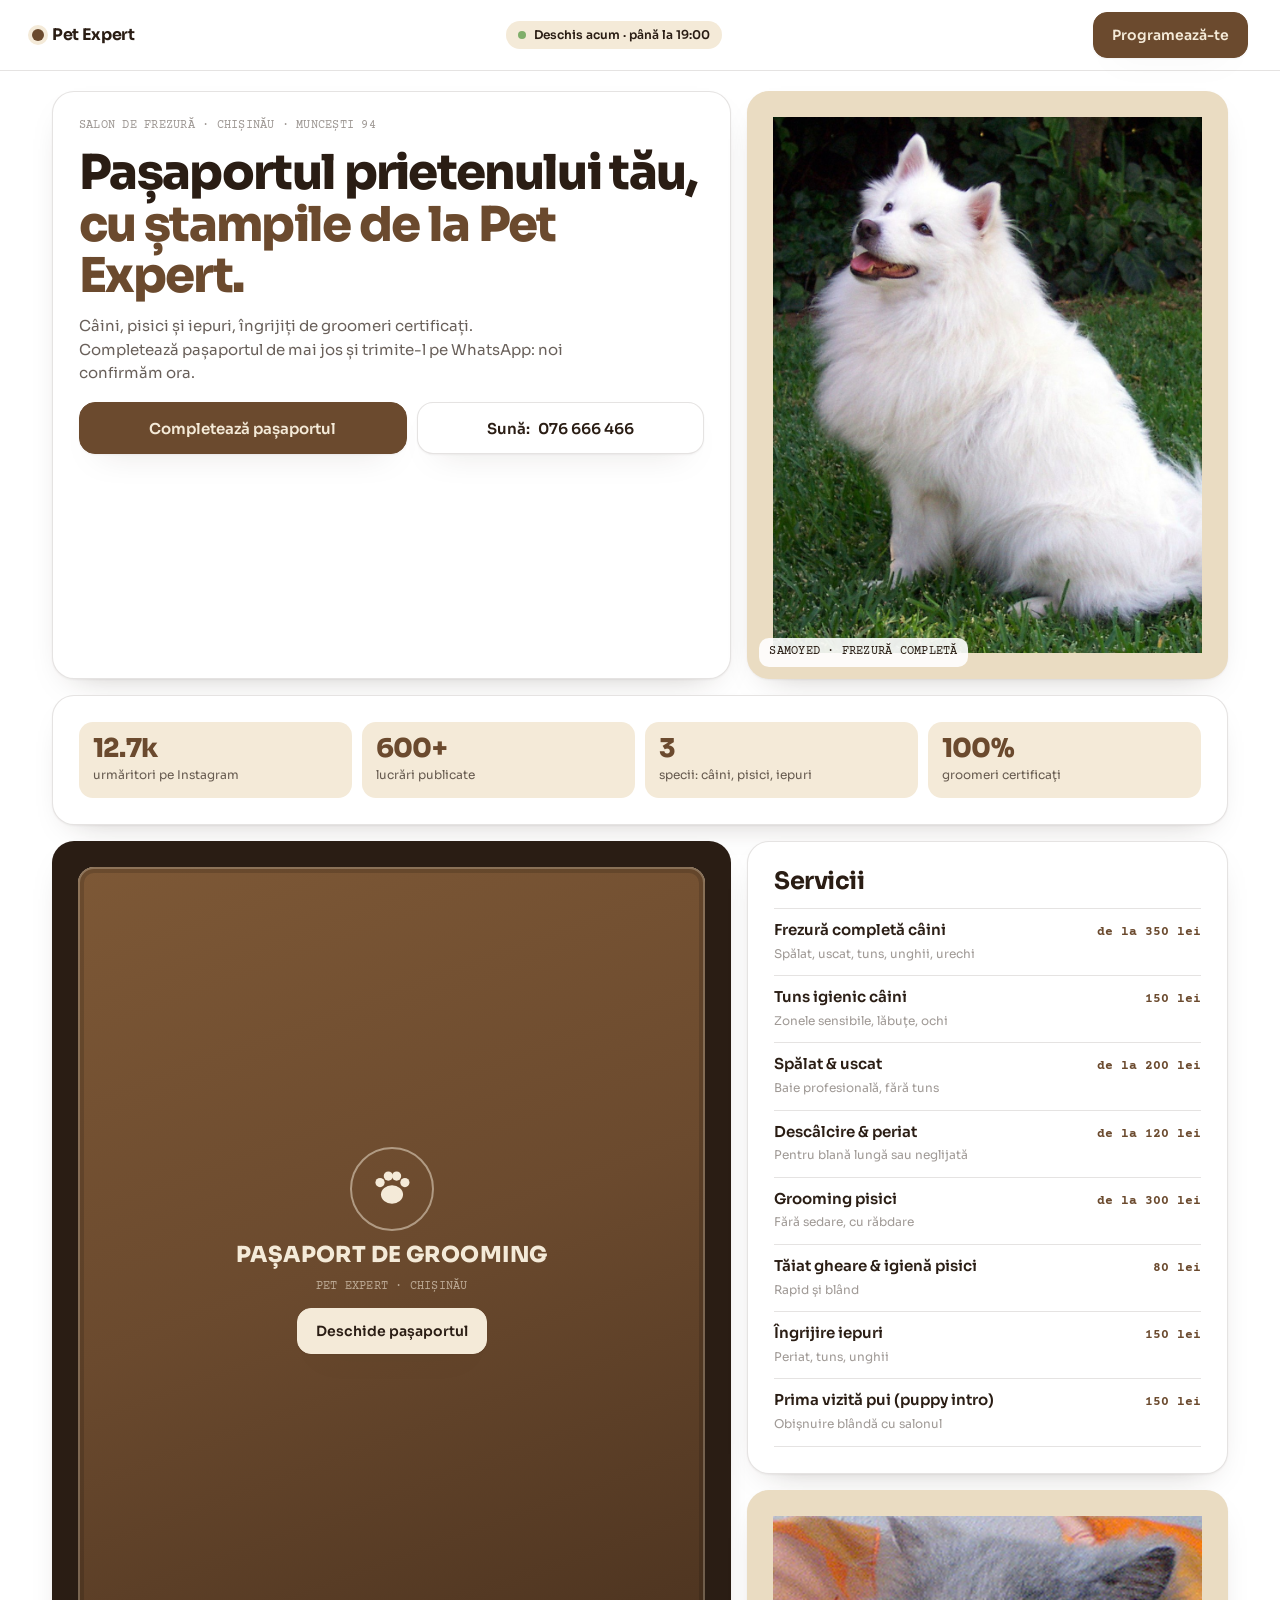
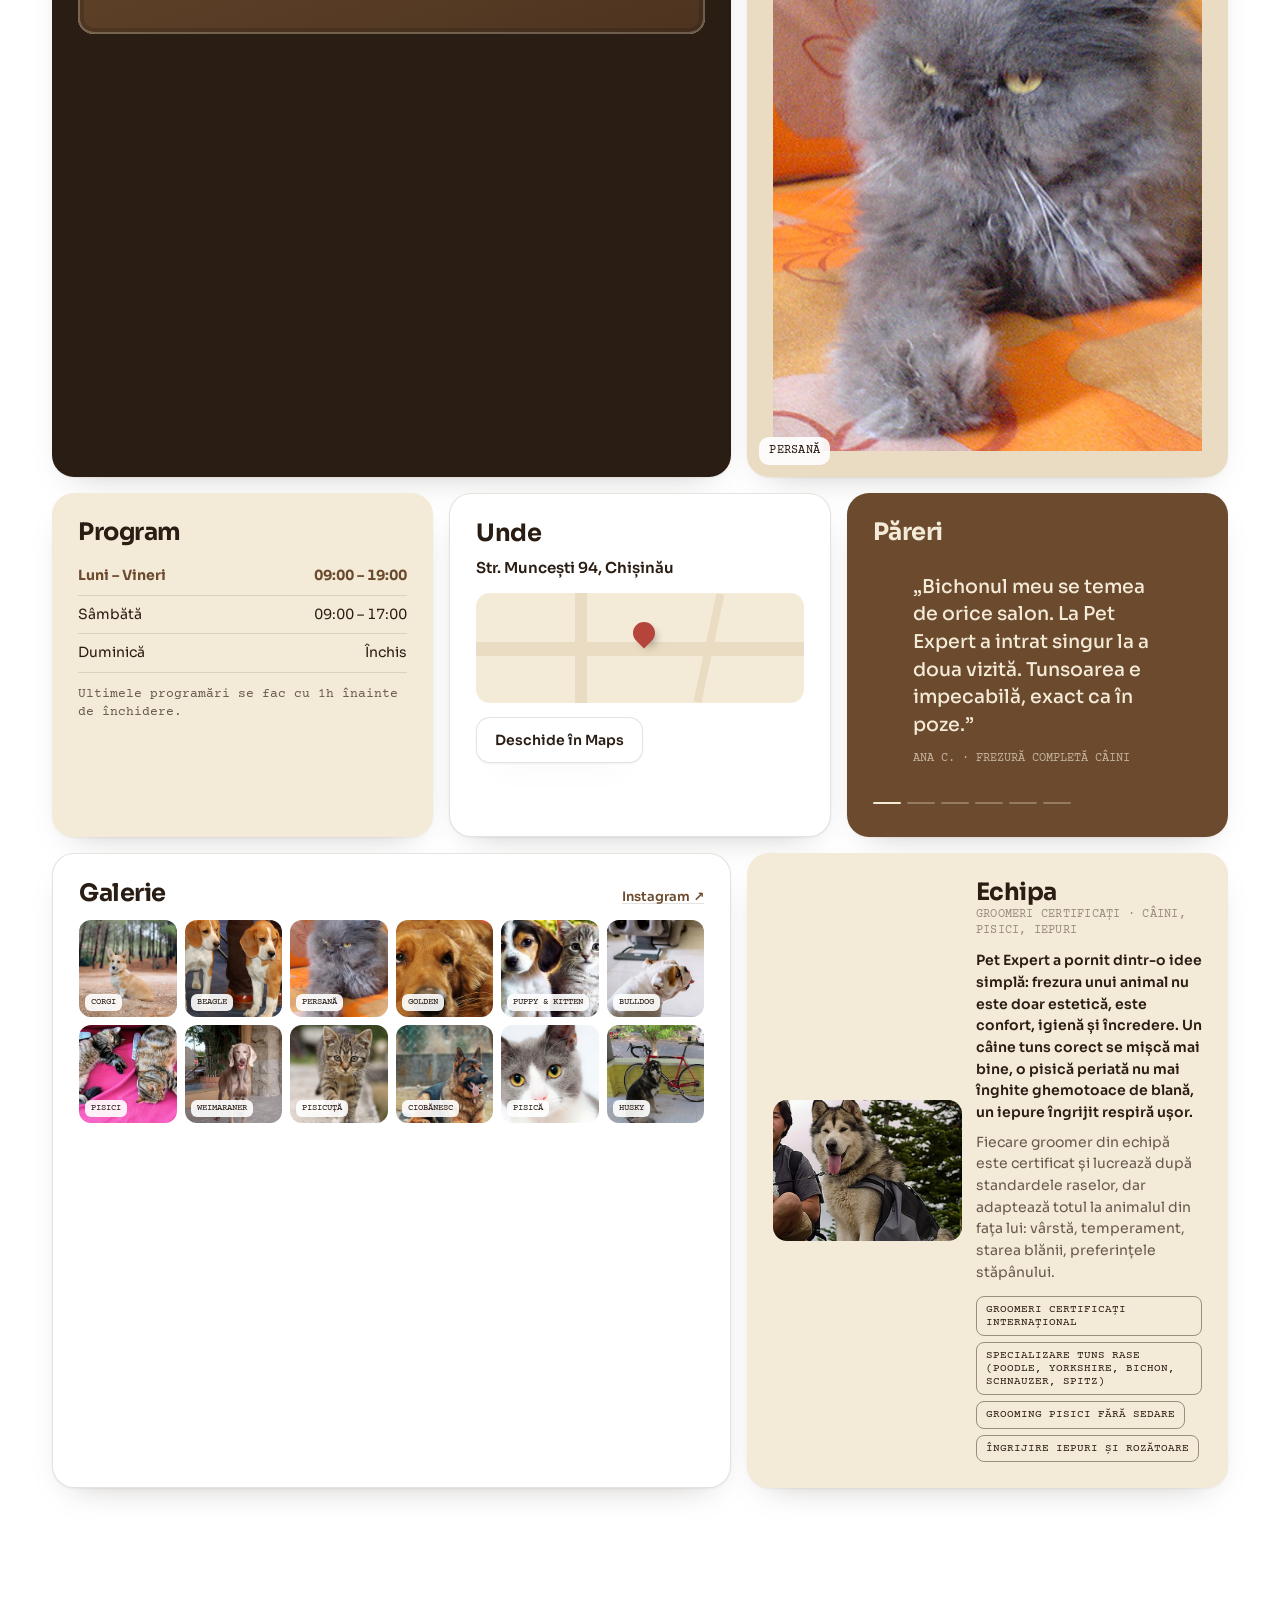
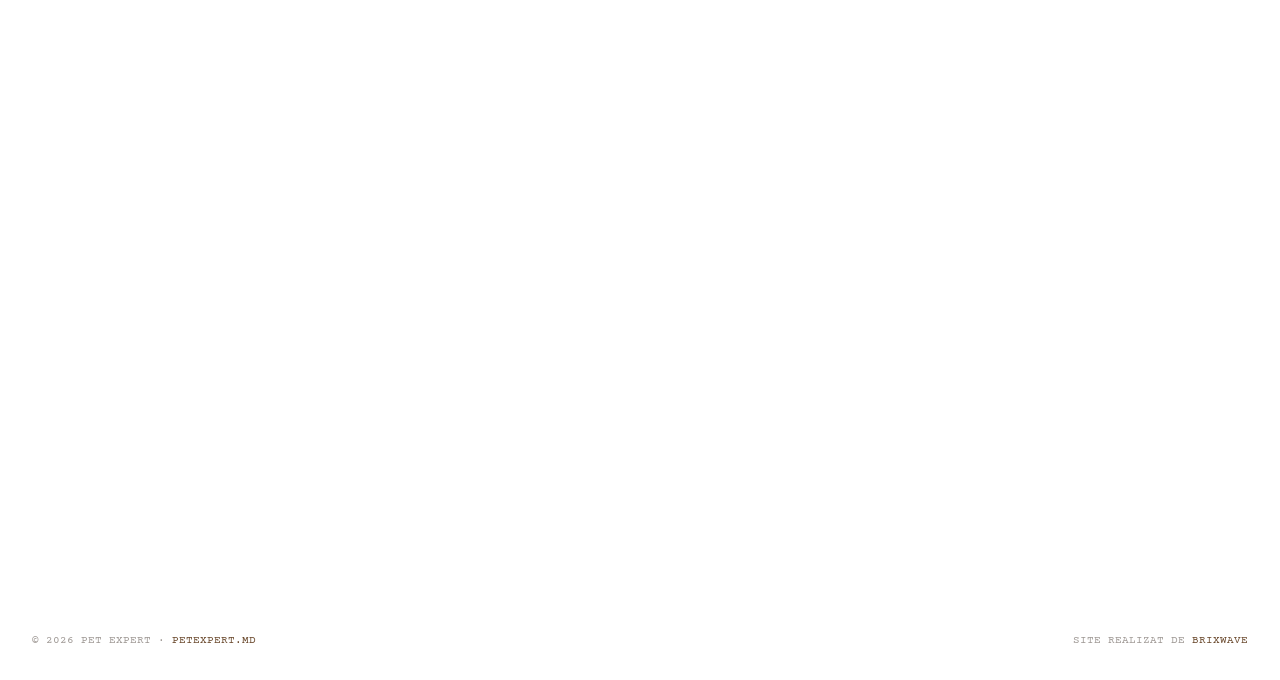
<file: designs/06-pasaport/index.html>
<!DOCTYPE html>
<html lang="ro">
<head>
<meta charset="utf-8">
<meta name="viewport" content="width=device-width, initial-scale=1, viewport-fit=cover">
<title>Pet Expert — Pașaport</title>
<meta name="description" content="Pet Expert: salon de frezură pentru câini, pisici și iepuri în Chișinău, str. Muncești 94. Groomeri certificați. Programează-te la 076 666 466.">
<meta name="theme-color" content="#ffffff">
<link rel="preconnect" href="https://fonts.googleapis.com">
<link rel="preconnect" href="https://fonts.gstatic.com" crossorigin>
<link href="https://fonts.googleapis.com/css2?family=Sora:wght@400;500;600;700;800&family=Courier+Prime:ital,wght@0,400;0,700;1,400&display=swap" rel="stylesheet">
<link rel="stylesheet" href="style.css">
</head>
<body>
<header class="top">
  <a class="brand" href="#" aria-label="Pet Expert, acasă"><i class="brand__dot"></i>Pet Expert</a>
  <span class="live" id="live"><i></i><span id="live-text">…</span></span>
  <a class="btn btn--brown top__cta" data-wa href="#" target="_blank" rel="noopener">Programează-te</a>
</header>

<main class="bento">
  <!-- HERO tile -->
  <section class="tile tile--hero t-in">
    <p class="mono">Salon de frezură · Chișinău · Muncești 94</p>
    <h1 class="hero__title">Pașaportul prietenului tău, <em>cu ștampile de la Pet Expert.</em></h1>
    <p class="hero__sub">Câini, pisici și iepuri, îngrijiți de groomeri certificați. Completează pașaportul de mai jos și trimite-l pe WhatsApp: noi confirmăm ora.</p>
    <div class="hero__cta"><a class="btn btn--brown btn--lg" href="#pasaport">Completează pașaportul</a><a class="btn btn--lg" data-tel href="#">Sună: <span data-brand="phone"></span></a></div>
  </section>
  <figure class="tile tile--photo tile--photo-hero t-in"><img data-photo="Cover" src="../../shared/photos/hero.jpg" alt="Samoyed alb, pufos, după frezură completă" width="800" height="1000" fetchpriority="high"><figcaption class="mono">Samoyed · frezură completă</figcaption></figure>

  <!-- STATS tiles -->
  <ul class="tile tile--stats t-in" id="stats"></ul>

  <!-- PASSPORT -->
  <section class="tile tile--passport t-in" id="pasaport">
    <div class="pass">
      <div class="pass__cover" id="pass-cover"><div class="pass__crest" aria-hidden="true"><svg viewBox="0 0 100 100"><ellipse cx="50" cy="62" rx="24" ry="20"/><circle cx="24" cy="36" r="10"/><circle cx="42" cy="22" r="10"/><circle cx="60" cy="22" r="10"/><circle cx="78" cy="36" r="10"/></svg></div><p class="pass__ctitle">Pașaport de grooming</p><p class="mono pass__cno">Pet Expert · Chișinău</p><button class="btn btn--cream" id="pass-open" type="button">Deschide pașaportul</button></div>
      <div class="pass__page">
        <div class="pass__head"><span class="mono">PET EXPERT · PAȘAPORT DE GROOMING</span><span class="mono" id="pass-date"></span></div>
        <div class="pass__row"><span class="pass__label mono">1. Prietenul</span><div class="opts" id="opt-species"></div></div>
        <div class="pass__row" id="row-size"><span class="pass__label mono">2. Talia</span><div class="opts" id="opt-size"></div></div>
        <div class="pass__row"><span class="pass__label mono">3. Blana</span><div class="opts" id="opt-coat"></div></div>
        <div class="pass__row"><span class="pass__label mono">4. Serviciul</span><div class="opts opts--wide" id="opt-service"></div></div>
        <div class="pass__stamps" id="stamps" aria-live="polite"></div>
        <div class="pass__total"><div><span class="mono">Estimare</span><b id="pass-price">—</b></div><div><span class="mono">Durată</span><b id="pass-dur">—</b></div></div>
        <a class="btn btn--brown btn--lg pass__go" id="pass-go" href="#" target="_blank" rel="noopener">Ștampilează și trimite pe WhatsApp</a>
        <p class="mono pass__note">Prețul final se confirmă la evaluare, după talie și starea blănii.</p>
      </div>
    </div>
  </section>

  <!-- SERVICES tile -->
  <section class="tile tile--services t-in" id="servicii">
    <h2 class="h2">Servicii</h2>
    <ul class="svc" id="services"></ul>
  </section>

  <!-- PHOTO tiles -->
  <figure class="tile tile--photo t-in" id="photo-a"></figure>
  <figure class="tile tile--photo t-in" id="photo-b"></figure>

  <!-- SCHEDULE tile -->
  <section class="tile tile--schedule t-in">
    <h2 class="h2">Program</h2>
    <div id="schedule"></div>
    <p class="mono" id="next-open"></p>
  </section>

  <!-- LOCATION tile -->
  <section class="tile tile--map t-in">
    <h2 class="h2">Unde</h2>
    <p class="map__addr" data-brand="address"></p>
    <div class="map__art" aria-hidden="true"><i></i><i></i><i></i><b></b></div>
    <a class="btn" data-maps href="#" target="_blank" rel="noopener">Deschide în Maps</a>
  </section>

  <!-- QUOTES tile -->
  <section class="tile tile--quotes t-in" id="pareri">
    <h2 class="h2">Păreri</h2>
    <div class="q__stage" id="quotes"></div>
    <div class="q__nav" id="qnav"></div>
  </section>

  <!-- GALLERY tile -->
  <section class="tile tile--gallery t-in" id="galerie">
    <div class="tile__head"><h2 class="h2">Galerie</h2><a class="link" data-ig href="#" target="_blank" rel="noopener">Instagram ↗</a></div>
    <div class="gal" id="gallery"></div>
  </section>

  <!-- TEAM tile -->
  <section class="tile tile--team t-in">
    <figure class="team__img"><img data-photo="Echipa" src="../../shared/photos/portrait.jpg" alt="Om și husky, prieteni" width="800" height="1000" loading="lazy"></figure>
    <div><h2 class="h2">Echipa</h2><p class="mono" data-founder="role"></p><div id="story"></div><ul class="creds" id="creds"></ul></div>
  </section>

  <!-- PROCESS tile -->
  <section class="tile tile--process t-in"><h2 class="h2">Cum decurge</h2><ol class="proc" id="process"></ol></section>

  <!-- INFO tile -->
  <section class="tile tile--info t-in" id="info">
    <h2 class="h2">Bine de știut</h2>
    <div class="tabs" id="tabs" role="tablist"></div>
    <div class="acc is-on" id="faq" role="tabpanel"></div><div class="acc" id="care" role="tabpanel"></div><div class="acc" id="policies" role="tabpanel"></div>
  </section>

  <!-- CONTACT tile -->
  <section class="tile tile--contact t-in" id="contact">
    <h2 class="contact__title">Te așteptăm. <em>Cu ștampila gata.</em></h2>
    <div class="hero__cta"><a class="btn btn--cream btn--lg" data-wa href="#" target="_blank" rel="noopener">WhatsApp</a><a class="btn btn--outline btn--lg" data-tel href="#"><span data-brand="phone"></span></a><a class="btn btn--outline btn--lg" data-ig href="#" target="_blank" rel="noopener">Instagram</a></div>
  </section>
</main>

<footer class="foot"><span>© <span id="year"></span> Pet Expert · <a data-site href="#" target="_blank" rel="noopener">petexpert.md</a></span><span>Site realizat de <a href="https://github.com/brixwave-technology" target="_blank" rel="noopener">Brixwave</a></span></footer>
<nav class="dock" aria-label="Acțiuni rapide"><a class="dock__main" data-wa href="#" target="_blank" rel="noopener">WhatsApp · programare</a><a href="#pasaport">Pașaport</a></nav>

<script src="../../shared/petexpert-data.js"></script>
<script src="script.js"></script>
</body>
</html>
</file>
<file: assets/brixwave.css>
/* ============ BRIXWAVE PORTAL ============ */
:root{
  --bg:#0b0d12; --bg-2:#11141b; --bg-3:#181c25; --line:rgba(255,255,255,.09); --line-2:rgba(255,255,255,.16);
  --fg:#eef0f5; --fg-70:rgba(238,240,245,.7); --fg-45:rgba(238,240,245,.45);
  --brand:#5b8cff; --brand-2:#8fb0ff; --brand-dim:rgba(91,140,255,.16); --ok:#6ee7b7;
  --display:"Syne", system-ui, sans-serif; --sans:"Geist", system-ui, -apple-system, sans-serif;
  --ease-out:cubic-bezier(.23,1,.32,1); --spring:cubic-bezier(.3,1.4,.5,1);
  --pad:clamp(20px,5vw,80px); --max:1280px; --r:20px;
}
*,*::before,*::after{box-sizing:border-box}
html{scroll-behavior:smooth}
@media (prefers-reduced-motion:reduce){html{scroll-behavior:auto}}
body{margin:0;background:var(--bg);color:var(--fg);font:400 16px/1.6 var(--sans);-webkit-font-smoothing:antialiased;overflow-x:hidden}
a{color:inherit;text-decoration:none}
ul,ol{margin:0;padding:0;list-style:none}
h1,h2,h3,p{margin:0}
em{font-style:normal;color:var(--brand-2)}
::selection{background:var(--brand);color:#fff}
:focus-visible{outline:2px solid var(--brand);outline-offset:3px;border-radius:8px}
.skip{position:absolute;left:-999px;top:8px;padding:8px 12px;background:var(--brand);color:#fff;border-radius:8px;z-index:100}
.skip:focus{left:8px}

.btn{display:inline-flex;align-items:center;justify-content:center;gap:8px;padding:12px 20px;border-radius:12px;border:1px solid var(--line-2);background:var(--bg-3);color:var(--fg);font:500 14px/1 var(--sans);cursor:pointer;transition:transform .5s var(--spring),background-color .3s,border-color .3s,box-shadow .4s;white-space:nowrap}
.btn:hover{transform:translateY(-2px);border-color:rgba(255,255,255,.3)}
.btn:active{transform:scale(.97);transition-duration:.08s}
.btn--primary{background:var(--brand);border-color:var(--brand);color:#fff;box-shadow:0 10px 30px -14px var(--brand)}
.btn--primary:hover{background:#6d98ff;box-shadow:0 16px 36px -14px var(--brand)}
.btn--sm{padding:9px 14px;font-size:13px;border-radius:10px}
.iconbtn{width:38px;height:38px;border-radius:10px;border:1px solid var(--line-2);background:var(--bg-3);color:var(--fg);font-size:22px;line-height:1;cursor:pointer;transition:background-color .3s,transform .4s var(--spring)}
.iconbtn:hover{background:#222735;transform:rotate(90deg)}

/* header */
.hdr{position:sticky;top:0;z-index:40;display:flex;align-items:center;justify-content:space-between;gap:20px;padding:14px var(--pad);background:rgba(11,13,18,.78);backdrop-filter:blur(12px);-webkit-backdrop-filter:blur(12px);border-bottom:1px solid var(--line)}
.logo{display:flex;align-items:center;gap:10px;font:700 18px/1 var(--display);letter-spacing:-.02em}
.logo__mark{width:28px;height:28px;color:var(--brand)}
.hdr__for{font-size:14px;color:var(--fg-70)}
.hdr__for b{color:var(--fg);font-weight:500}
.hdr__price{display:inline-flex;align-items:baseline;gap:8px;padding:8px 14px;border-radius:999px;background:var(--brand-dim);border:1px solid rgba(91,140,255,.35);color:var(--brand-2);font:600 14px/1 var(--display);transition:background-color .3s}
.hdr__price small{font:400 12px/1 var(--sans);color:var(--fg-70)}
.hdr__price:hover{background:rgba(91,140,255,.26)}
@media (max-width:760px){.hdr__for{display:none}}

/* hero */
.hero{position:relative;max-width:var(--max);margin:0 auto;padding:clamp(64px,10vw,140px) var(--pad) clamp(56px,8vw,96px);overflow:hidden}
.hero__bg{position:absolute;inset:auto -20% -40% -20%;height:70%;background:radial-gradient(50% 60% at 50% 100%,rgba(91,140,255,.22),transparent 70%);pointer-events:none;z-index:-1}
.hero__hello{font:500 14px/1 var(--sans);letter-spacing:.06em;text-transform:uppercase;color:var(--brand-2);margin-bottom:22px}
.hero__title{font:700 clamp(40px,7vw,96px)/.98 var(--display);letter-spacing:-.04em;text-wrap:balance}
.lm{display:block;overflow:hidden;padding-bottom:.1em;margin-bottom:-.1em}
.lm>span{display:block;transform:translateY(110%);transition:transform 1.1s var(--ease-out)}
.hero.is-in .lm>span{transform:none}.hero.is-in .lm:nth-child(2)>span{transition-delay:.1s}
.hero__lead{margin-top:28px;max-width:62ch;font-size:clamp(16px,1.2vw,19px);color:var(--fg-70);transition-delay:.3s}
.hero__cta{display:flex;flex-wrap:wrap;gap:12px;margin-top:32px;transition-delay:.4s}
.hero__facts{display:flex;flex-wrap:wrap;gap:12px 36px;margin-top:clamp(40px,5vw,64px);padding-top:24px;border-top:1px solid var(--line);color:var(--fg-70);font-size:14px;transition-delay:.5s}
.hero__facts b{font:700 18px/1 var(--display);color:var(--fg);margin-right:6px;letter-spacing:-.02em}

/* sections */
section{padding:clamp(56px,8vw,110px) var(--pad)}
.sec-head{max-width:var(--max);margin:0 auto clamp(28px,4vw,48px)}
.sec-head h2,.offer h2{font:700 clamp(30px,4vw,52px)/1.02 var(--display);letter-spacing:-.035em;text-wrap:balance}
.sec-head p{margin-top:14px;color:var(--fg-70);max-width:64ch}
.sec-head p b{color:var(--fg);font-weight:500}

/* cards */
.cards{display:grid;grid-template-columns:repeat(3,1fr);gap:clamp(14px,2vw,24px);max-width:var(--max);margin:0 auto}
.card{position:relative;display:flex;flex-direction:column;border-radius:var(--r);background:var(--bg-2);border:1px solid var(--line);overflow:hidden;transition:transform .7s var(--ease-out),border-color .4s,box-shadow .7s}
.card:hover{transform:translateY(-6px);border-color:var(--line-2);box-shadow:0 40px 80px -40px rgba(0,0,0,.8)}
.card.is-chosen{border-color:var(--brand);box-shadow:0 0 0 1px var(--brand),0 40px 80px -40px rgba(91,140,255,.5)}
.card__preview{position:relative;aspect-ratio:16/10;overflow:hidden;background:var(--bg-3);cursor:zoom-in}
.card__preview iframe{position:absolute;left:0;top:0;width:1440px;height:900px;border:0;transform-origin:0 0;pointer-events:none;background:#fff}
.card__preview::after{content:"Deschide preview";position:absolute;left:50%;top:50%;transform:translate(-50%,-50%) translateY(8px);padding:10px 16px;border-radius:999px;background:rgba(11,13,18,.85);border:1px solid var(--line-2);font:500 13px/1 var(--sans);opacity:0;transition:opacity .3s,transform .5s var(--ease-out);backdrop-filter:blur(8px)}
.card__preview:hover::after{opacity:1;transform:translate(-50%,-50%)}
.card__badge{position:absolute;left:14px;top:14px;z-index:2;padding:6px 10px;border-radius:999px;background:rgba(11,13,18,.7);border:1px solid var(--line-2);font:600 11px/1 var(--display);letter-spacing:.08em;text-transform:uppercase;backdrop-filter:blur(8px)}
.card.is-chosen .card__badge{background:var(--brand);border-color:var(--brand);color:#fff}
.card__body{padding:22px;display:flex;flex-direction:column;gap:14px;flex:1}
.card__head{display:flex;justify-content:space-between;align-items:flex-start;gap:12px}
.card__name{font:700 clamp(22px,1.8vw,26px)/1.1 var(--display);letter-spacing:-.03em}
.card__vibe{font-size:13px;color:var(--fg-45);margin-top:4px}
.card__swatches{display:flex;gap:6px;flex:none;padding-top:4px}
.card__swatches i{width:16px;height:16px;border-radius:50%;border:1px solid rgba(255,255,255,.15)}
.card__desc{color:var(--fg-70);font-size:15px}
.card__tags{display:flex;flex-wrap:wrap;gap:6px}
.card__tags li{font-size:12px;padding:5px 9px;border-radius:999px;background:var(--bg-3);border:1px solid var(--line);color:var(--fg-70)}
.card__actions{display:grid;grid-template-columns:1fr 1fr;gap:10px;margin-top:auto;padding-top:8px}
.card__price{display:flex;justify-content:space-between;align-items:baseline;padding-top:14px;border-top:1px solid var(--line);font-size:13px;color:var(--fg-45)}
.card__price b{font:700 18px/1 var(--display);color:var(--fg);letter-spacing:-.02em}
.card.reveal{transform:translateY(28px)}
@media (max-width:1000px){.cards{grid-template-columns:1fr;max-width:640px}}
.designs__note{max-width:var(--max);margin:24px auto 0;font-size:13px;color:var(--fg-45)}
.designs__note a{color:var(--brand-2);border-bottom:1px solid rgba(143,176,255,.4)}

/* compare table */
.table-wrap{max-width:var(--max);margin:0 auto;overflow-x:auto;border:1px solid var(--line);border-radius:var(--r);background:var(--bg-2)}
.tbl{width:100%;border-collapse:collapse;min-width:680px}
.tbl th,.tbl td{padding:16px 20px;text-align:left;vertical-align:top;border-bottom:1px solid var(--line);font-size:14px}
.tbl th{font:600 13px/1.3 var(--display);letter-spacing:.02em;color:var(--fg)}
.tbl thead th{color:var(--brand-2);border-bottom:1px solid var(--line-2)}
.tbl tbody th{color:var(--fg-45);font-weight:500;white-space:nowrap}
.tbl tr:last-child td,.tbl tr:last-child th{border-bottom:0}
.tbl td{color:var(--fg-70)}
.tbl .meter{display:inline-flex;gap:4px;vertical-align:middle;margin-right:8px}
.tbl .meter i{width:14px;height:6px;border-radius:3px;background:var(--bg-3);border:1px solid var(--line)}
.tbl .meter i.on{background:var(--brand);border-color:var(--brand)}

/* offer */
.offer__card{display:grid;grid-template-columns:.9fr 1.1fr;max-width:var(--max);margin:0 auto;border-radius:28px;overflow:hidden;border:1px solid var(--line)}
.offer__price{padding:clamp(28px,4vw,56px);background:linear-gradient(160deg,#1a2a55,#0e1426 70%);display:flex;flex-direction:column;justify-content:center;gap:12px;position:relative}
.offer__price::after{content:"";position:absolute;right:-30%;bottom:-40%;width:80%;aspect-ratio:1;border-radius:50%;background:radial-gradient(circle,rgba(91,140,255,.4),transparent 70%);pointer-events:none}
.offer__label{font-size:13px;letter-spacing:.06em;text-transform:uppercase;color:var(--brand-2)}
.offer__amount{font:800 clamp(44px,6vw,80px)/.95 var(--display);letter-spacing:-.05em}
.offer__amount small{font:600 clamp(20px,2vw,28px)/1 var(--display);color:var(--fg-70);margin-left:6px;letter-spacing:0}
.offer__hint{font-size:14px;color:var(--fg-70);padding:10px 14px;border-radius:12px;background:rgba(255,255,255,.06);border:1px solid var(--line);align-self:flex-start;position:relative;z-index:1}
.offer__hint.is-chosen{color:var(--ok);border-color:rgba(110,231,183,.35);background:rgba(110,231,183,.08)}
.offer__body{padding:clamp(28px,4vw,56px);background:var(--bg-2)}
.offer__body h3{margin-top:36px;font:600 18px/1.2 var(--display);letter-spacing:-.01em}
.offer__list{display:grid;gap:12px;margin-top:22px}
.offer__list li{display:flex;gap:12px;color:var(--fg-70);font-size:15px}
.offer__list li::before{content:"";flex:none;width:18px;height:18px;margin-top:3px;border-radius:50%;background:var(--brand-dim);border:1px solid rgba(91,140,255,.5);background-image:url("data:image/svg+xml,%3Csvg xmlns='http://www.w3.org/2000/svg' viewBox='0 0 18 18'%3E%3Cpath d='M5 9.5l2.5 2.5L13 6.5' fill='none' stroke='%238fb0ff' stroke-width='1.6' stroke-linecap='round' stroke-linejoin='round'/%3E%3C/svg%3E")}
.offer__steps{display:grid;gap:14px;margin-top:18px;counter-reset:st}
.offer__steps li{display:grid;grid-template-columns:auto 1fr;gap:14px;align-items:start;color:var(--fg-70);font-size:15px}
.offer__steps li::before{counter-increment:st;content:counter(st);width:28px;height:28px;border-radius:8px;background:var(--bg-3);border:1px solid var(--line-2);display:grid;place-items:center;font:600 13px/1 var(--display);color:var(--fg)}
.offer__steps b{color:var(--fg);font-weight:500}
@media (max-width:900px){.offer__card{grid-template-columns:1fr}}

.ftr{display:flex;justify-content:space-between;flex-wrap:wrap;gap:10px;padding:24px var(--pad);border-top:1px solid var(--line);font-size:13px;color:var(--fg-45)}
.ftr a{color:var(--fg-70);border-bottom:1px solid var(--line-2)}

/* viewer */
.viewer{position:fixed;inset:0;z-index:80;background:var(--bg);display:flex;flex-direction:column;animation:fade .3s ease}
.viewer[hidden]{display:none}
@keyframes fade{from{opacity:0}}
.viewer__bar{display:flex;align-items:center;justify-content:space-between;gap:16px;padding:12px var(--pad);border-bottom:1px solid var(--line);background:var(--bg-2)}
.viewer__title{font:700 16px/1.2 var(--display);letter-spacing:-.02em}
.viewer__title small{display:block;font:400 12px/1.2 var(--sans);color:var(--fg-45);margin-top:3px}
.viewer__devices{display:flex;padding:4px;border-radius:12px;background:var(--bg-3);border:1px solid var(--line)}
.seg{padding:7px 14px;border-radius:9px;border:0;background:none;color:var(--fg-70);font:500 13px/1 var(--sans);cursor:pointer;transition:background-color .3s,color .3s}
.seg.is-on{background:var(--brand);color:#fff}
.viewer__actions{display:flex;gap:8px;align-items:center}
.viewer__stage{flex:1;display:grid;place-items:center;padding:16px;background:radial-gradient(60% 50% at 50% 0%,rgba(91,140,255,.12),transparent 70%)}
.viewer__stage iframe{width:100%;height:100%;border:0;border-radius:16px;background:#fff;box-shadow:0 40px 100px -40px rgba(0,0,0,.9);transition:width .6s var(--ease-out),height .6s var(--ease-out),border-radius .6s}
.viewer__stage.is-mobile iframe{width:390px;height:min(844px,100%);border-radius:36px;border:8px solid #1c2130}
@media (max-width:820px){.viewer__devices,.viewer__title small,#viewer-open{display:none}.viewer__stage{padding:0}.viewer__stage iframe{border-radius:0}}

/* modal */
.modal{position:fixed;inset:0;z-index:90;display:grid;place-items:center;padding:20px;background:rgba(5,6,9,.7);backdrop-filter:blur(10px);-webkit-backdrop-filter:blur(10px);animation:fade .3s ease}
.modal[hidden]{display:none}
.modal__card{position:relative;width:min(560px,100%);max-height:92vh;overflow:auto;padding:clamp(24px,4vw,40px);border-radius:24px;background:var(--bg-2);border:1px solid var(--line-2);box-shadow:0 60px 120px -50px rgba(0,0,0,.9);animation:pop .6s var(--ease-out)}
@keyframes pop{from{opacity:0;transform:translateY(16px) scale(.98)}}
.modal__close{position:absolute;right:16px;top:16px}
.modal__kicker-free{font-size:13px;letter-spacing:.06em;text-transform:uppercase;color:var(--brand-2)}
.modal__title{margin-top:8px;font:700 clamp(28px,4vw,40px)/1.05 var(--display);letter-spacing:-.035em}
.modal__desc{margin-top:12px;color:var(--fg-70);font-size:15px}
.modal__price{display:grid;gap:4px;margin-top:24px;padding:18px 20px;border-radius:16px;background:linear-gradient(160deg,#1a2a55,#0e1426);border:1px solid rgba(91,140,255,.35)}
.modal__price span{font-size:13px;color:var(--fg-70)}
.modal__price b{font:800 clamp(34px,5vw,48px)/1 var(--display);letter-spacing:-.04em}
.modal__list{display:grid;gap:8px;margin-top:20px;font-size:14px;color:var(--fg-70)}
.modal__list li{display:flex;gap:10px}
.modal__list li::before{content:"";flex:none;width:6px;height:6px;border-radius:50%;background:var(--brand);margin-top:9px}
.modal__actions{display:grid;grid-template-columns:1fr 1fr;gap:10px;margin-top:24px}
.modal__actions .btn{padding:14px 16px;white-space:normal;text-align:center}
.modal__actions .btn[hidden]{display:none}
.modal__actions:has(.btn[hidden]){grid-template-columns:1fr}
.modal__foot{margin-top:14px;font-size:12px;color:var(--fg-45)}
@media (max-width:520px){.modal__actions{grid-template-columns:1fr}}

/* reveals */
.reveal{opacity:0;transform:translateY(18px);transition:opacity .8s ease,transform .9s var(--ease-out)}
.reveal.is-in{opacity:1;transform:none}
@media (prefers-reduced-motion:reduce){.reveal,.card.reveal{opacity:1;transform:none;transition:none}.lm>span{transform:none;transition:none}.viewer,.modal,.modal__card{animation:none}}

/* mobile-first touch refinements */
@media (max-width:760px){
  .hdr{padding:10px 16px}
  .hero{padding-top:40px}
  .hero__title{font-size:clamp(36px,11vw,48px)}
  .btn{min-height:48px}
  .card__actions{grid-template-columns:1fr}
  .card__actions .btn{min-height:50px}
  .cards{gap:14px}
  .tbl th,.tbl td{padding:12px 14px;font-size:13px}
  .modal{align-items:end;padding:0}
  .modal__card{border-radius:24px 24px 0 0;max-height:92vh;padding-bottom:calc(24px + env(safe-area-inset-bottom))}
}

/* 6 designs: two rows of three, and a wider comparison table */
@media (min-width:1001px){.cards{grid-template-columns:repeat(3,1fr)}}
.tbl{min-width:1080px}
</file>
<file: designs/01-bubbles/style.css>
/* ============ BUBBLES — Pet Expert (mobile-first) ============ */
:root{
  --sky:#f4ead8; --sky-2:#e9dcc4; --water:#9ccbc6; --deep:#6b4a2e; --navy:#3f2a18; --lav:#fbf6ec; --foam:#ffffff;
  --ink:#3f2a18; --ink-70:rgba(63,42,24,.72); --ink-45:rgba(63,42,24,.45); --line:rgba(63,42,24,.12);
  --display:"Fredoka", system-ui, sans-serif; --sans:"Nunito", system-ui, sans-serif;
  --spring:cubic-bezier(.34,1.56,.64,1); --ease:cubic-bezier(.32,.72,0,1);
  --pad:20px; --r:26px; --dock:74px;
  --shadow:0 2px 4px rgba(63,42,24,.06),0 20px 40px -24px rgba(63,42,24,.35);
}
*,*::before,*::after{box-sizing:border-box}
html{scroll-behavior:smooth}
@media (prefers-reduced-motion:reduce){html{scroll-behavior:auto}}
body{margin:0;background:linear-gradient(180deg,var(--sky) 0%,#faf5eb 30%,#fff 100%) fixed;color:var(--ink);font:400 16px/1.55 var(--sans);-webkit-font-smoothing:antialiased;overflow-x:hidden;padding-bottom:calc(var(--dock) + env(safe-area-inset-bottom))}
img{display:block;max-width:100%;height:auto}
a{color:inherit;text-decoration:none}
ul,ol{margin:0;padding:0;list-style:none}
h1,h2,h3,p,figure,dl,dd{margin:0}
button{font:inherit;color:inherit}
em{font-style:normal;color:var(--deep)}
::selection{background:var(--water);color:var(--navy)}
:focus-visible{outline:3px solid var(--water);outline-offset:3px;border-radius:12px}
.wrap{padding:0 var(--pad)}
section{padding:44px 0;position:relative}
.h2{font:600 clamp(28px,7.4vw,36px)/1.05 var(--display);letter-spacing:-.01em;text-wrap:balance}
.sub{margin-top:10px;color:var(--ink-70);font-size:15px;max-width:52ch}
.bubbles{position:fixed;inset:0;width:100%;height:100%;z-index:0;pointer-events:none}
main,header,footer,.dock,.wave{position:relative;z-index:1}

/* buttons */
.btn{display:inline-flex;align-items:center;justify-content:center;gap:8px;min-height:48px;padding:12px 20px;border-radius:999px;border:2px solid transparent;background:#fff;color:var(--ink);font:700 15px/1 var(--sans);cursor:pointer;transition:transform .55s var(--spring),background-color .3s,box-shadow .4s;box-shadow:var(--shadow);-webkit-tap-highlight-color:transparent}
.btn:hover{transform:translateY(-2px) scale(1.02)}
.btn:active{transform:scale(.96);transition-duration:.08s}
.btn--primary{background:var(--deep);color:#fff}
.btn--primary:hover{background:#7d5836}
.btn--ghost{background:rgba(255,255,255,.7);border-color:var(--line);box-shadow:none}
.btn--light{background:#fff;color:var(--deep)}
.btn--outline{background:transparent;color:#fff;border-color:rgba(255,255,255,.5);box-shadow:none}
.btn--lg{min-height:54px;padding:14px 24px;font-size:16px}

/* top */
.top{position:sticky;top:0;z-index:30;display:flex;align-items:center;justify-content:space-between;gap:12px;padding:10px var(--pad);background:rgba(244,234,216,.8);backdrop-filter:blur(14px);-webkit-backdrop-filter:blur(14px)}
.brand{display:flex;align-items:center;gap:8px;font:700 19px/1 var(--display);color:var(--navy)}
.brand__paw{width:22px;height:22px;border-radius:50% 50% 45% 45%;background:var(--deep);position:relative}
.brand__paw::before,.brand__paw::after{content:"";position:absolute;width:8px;height:9px;border-radius:50%;background:var(--deep);top:-7px;left:-1px}
.brand__paw::after{left:auto;right:-1px}
.top__nav{display:none}
.top__cta{display:none}

/* hero */
.hero{padding:18px var(--pad) 0;display:grid;gap:26px}
.hero__title{font:700 clamp(38px,11vw,54px)/1.02 var(--display);letter-spacing:-.02em;color:var(--navy)}
.hero__title .l{display:inline-block;opacity:0;transform:translateY(30px) scale(.8);animation:pop .8s var(--spring) forwards;animation-delay:calc(var(--i) * 28ms)}
.hero__title .sp{display:inline-block;width:.28em}
@keyframes pop{to{opacity:1;transform:none}}
.hero__sub{margin-top:14px;color:var(--ink-70);font-size:16px;max-width:38ch;opacity:0;animation:up .8s var(--ease) .5s forwards}
.hero__cta{display:grid;gap:10px;margin-top:20px;opacity:0;animation:up .8s var(--ease) .65s forwards}
.hero__facts{display:flex;flex-wrap:wrap;gap:8px;margin-top:18px;opacity:0;animation:up .8s var(--ease) .8s forwards}
.hero__facts li{padding:8px 12px;border-radius:999px;background:rgba(255,255,255,.75);font:700 12px/1 var(--sans);color:var(--deep)}
@keyframes up{from{opacity:0;transform:translateY(12px)}to{opacity:1;transform:none}}
.tub{position:relative;aspect-ratio:4/5;max-width:440px;border-radius:220px 220px var(--r) var(--r);overflow:hidden;background:var(--sky-2);box-shadow:var(--shadow);opacity:0;animation:up 1s var(--ease) .3s forwards}
.tub__photo{position:absolute;inset:0}
.tub__photo img{width:100%;height:100%;object-fit:cover;transform:scale(1.04);transition:transform 1.6s var(--ease)}
.tub:hover .tub__photo img{transform:none}
.tub__water{position:absolute;left:-10%;right:-10%;bottom:-6%;height:34%;background:linear-gradient(180deg,rgba(156,203,198,.6),rgba(90,150,145,.7));border-radius:50% 50% 0 0/40% 40% 0 0;animation:slosh 5s ease-in-out infinite alternate;z-index:2;mix-blend-mode:multiply}
@keyframes slosh{to{transform:translateX(4%) rotate(-2deg)}}
.tub__foam{position:absolute;left:-2%;right:-2%;bottom:24%;width:104%;height:40px;z-index:3;animation:foam 4s ease-in-out infinite alternate}
@keyframes foam{to{transform:translateX(-3%) translateY(3px)}}
.tub__badge{position:absolute;top:16px;right:16px;z-index:4;padding:10px 14px;border-radius:999px;background:#fff;font:700 13px/1 var(--display);color:var(--deep);box-shadow:var(--shadow);animation:float 5s ease-in-out infinite alternate}
@keyframes float{to{transform:translateY(-8px) rotate(3deg)}}
@media (prefers-reduced-motion:reduce){.hero__title .l,.hero__sub,.hero__cta,.hero__facts,.tub{animation:none;opacity:1;transform:none}.tub__water,.tub__foam,.tub__badge,.wave__p,.soap{animation:none!important}}

/* waves */
.wave{height:70px;margin:20px 0 -20px;overflow:hidden;line-height:0}
.wave svg{width:200%;height:100%;display:block;animation:wave 14s linear infinite}
.wave--flip svg{transform:scaleY(-1)}
.wave--flip{margin:-20px 0 20px}
@keyframes wave{to{transform:translateX(-50%)}}
.wave--flip svg{animation:wave-flip 14s linear infinite}
@keyframes wave-flip{from{transform:scaleY(-1) translateX(0)}to{transform:scaleY(-1) translateX(-50%)}}
.wave__p--a{fill:rgba(156,203,198,.35)}
.wave__p--b{fill:rgba(156,203,198,.55)}

/* pick */
.pick__row{display:flex;gap:12px;margin-top:18px}
.pet-btn{flex:1;display:flex;flex-direction:column;align-items:center;gap:8px;padding:14px 8px 12px;border-radius:var(--r);border:2px solid transparent;background:#fff;cursor:pointer;box-shadow:var(--shadow);transition:transform .55s var(--spring),border-color .3s,background-color .3s}
.pet-btn:active{transform:scale(.95)}
.pet-btn.is-on{border-color:var(--deep);background:var(--lav)}
.pet-btn i{width:56px;height:56px;border-radius:50%;overflow:hidden;display:block;border:3px solid #fff;box-shadow:var(--shadow);transition:transform .6s var(--spring)}
.pet-btn.is-on i{transform:scale(1.12) rotate(-6deg)}
.pet-btn img{width:100%;height:100%;object-fit:cover}
.pet-btn b{font:600 14px/1.1 var(--display);color:var(--navy)}
.pick__text{margin-top:14px;color:var(--ink-70);font-size:15px}
.soaps{display:grid;gap:12px;margin-top:22px}
.soap{position:relative;border-radius:var(--r);background:#fff;box-shadow:var(--shadow);overflow:hidden;animation:float 6s ease-in-out infinite alternate;animation-delay:calc(var(--i) * -.9s);transition:opacity .4s,transform .5s var(--spring)}
.soap.is-hidden{display:none}
.soap__head{width:100%;display:grid;grid-template-columns:72px 1fr auto;gap:14px;align-items:center;padding:12px 14px 12px 12px;border:0;background:none;text-align:left;cursor:pointer}
.soap__img{width:72px;height:72px;border-radius:20px;overflow:hidden;background:var(--sky)}
.soap__img img{width:100%;height:100%;object-fit:cover}
.soap__name{display:block;font:600 17px/1.15 var(--display);color:var(--navy)}
.soap__sub{display:block;margin-top:3px;font-size:13px;color:var(--ink-70)}
.soap__price{font:700 14px/1.1 var(--display);color:var(--deep);text-align:right;white-space:nowrap}
.soap__price small{display:block;font:600 11px/1.2 var(--sans);color:var(--ink-45)}
.soap__body{display:grid;grid-template-rows:0fr;transition:grid-template-rows .55s var(--ease)}
.soap__body>div{overflow:hidden}
.soap__body p{padding:0 16px 8px;font-size:14px;color:var(--ink-70)}
.soap__meta{display:flex;flex-wrap:wrap;gap:8px;padding:6px 16px 16px}
.soap__meta span{padding:7px 11px;border-radius:999px;background:var(--sky);font:700 12px/1 var(--sans);color:var(--deep)}
.soap__meta .btn{margin-left:auto;min-height:40px;padding:8px 14px;font-size:13px}
.soap.is-open .soap__body{grid-template-rows:1fr}
.soap.is-open{animation-play-state:paused;transform:none}

/* squeegee */
.sq{position:relative;aspect-ratio:4/3;border-radius:var(--r);overflow:hidden;background:var(--sky-2);box-shadow:var(--shadow);user-select:none;touch-action:pan-y;margin-top:18px}
.sq img{position:absolute;inset:0;width:100%;height:100%;object-fit:cover}
.sq__before{position:absolute;inset:0;width:var(--x,55%);overflow:hidden}
.sq__before img{width:auto;height:100%;max-width:none}
.sq__foam{position:absolute;inset:0;background:radial-gradient(circle at 20% 30%,rgba(255,255,255,.95) 0 12%,transparent 13%),radial-gradient(circle at 60% 70%,rgba(255,255,255,.9) 0 16%,transparent 17%),radial-gradient(circle at 80% 20%,rgba(255,255,255,.9) 0 10%,transparent 11%),radial-gradient(circle at 35% 80%,rgba(255,255,255,.85) 0 9%,transparent 10%),radial-gradient(circle at 70% 45%,rgba(255,255,255,.8) 0 7%,transparent 8%),rgba(233,220,196,.75);backdrop-filter:blur(3px);-webkit-backdrop-filter:blur(3px)}
.sq__range{position:absolute;inset:0;width:100%;height:100%;opacity:0;cursor:ew-resize;margin:0;z-index:3}
.sq__tool{position:absolute;top:0;bottom:0;left:var(--x,55%);width:6px;background:#fff;transform:translateX(-50%);z-index:2;box-shadow:0 0 0 1px rgba(15,47,92,.15)}
.sq__tool i{position:absolute;left:50%;top:50%;width:52px;height:52px;border-radius:50%;background:var(--deep);transform:translate(-50%,-50%);box-shadow:var(--shadow);display:grid;place-items:center}
.sq__tool i::before{content:"";width:22px;height:12px;border-radius:3px;background:#fff}
.sq__tag{position:absolute;bottom:12px;padding:7px 11px;border-radius:999px;background:#fff;font:700 12px/1 var(--sans);color:var(--deep);z-index:2}
.sq__tag--l{left:12px}.sq__tag--r{right:12px}

/* gallery */
.gallery__head{display:flex;justify-content:space-between;align-items:center;gap:12px;flex-wrap:wrap}
.gallery__row{display:flex;gap:12px;overflow-x:auto;scroll-snap-type:x mandatory;padding:18px var(--pad) 8px;scrollbar-width:none}
.gallery__row::-webkit-scrollbar{display:none}
.shot{flex:0 0 62%;scroll-snap-align:center;aspect-ratio:4/5;border-radius:var(--r);overflow:hidden;position:relative;background:var(--sky-2);box-shadow:var(--shadow);transform:rotate(calc(var(--r-deg) * 1deg));transition:transform .7s var(--spring)}
.shot:hover{transform:rotate(0) scale(1.03)}
.shot img{width:100%;height:100%;object-fit:cover}
.shot::after{content:"";position:absolute;inset:0;background:linear-gradient(115deg,transparent 40%,rgba(255,255,255,.45) 50%,transparent 60%);transform:translateX(-120%);transition:transform .9s var(--ease)}
.shot:hover::after{transform:translateX(120%)}
.shot figcaption{position:absolute;left:12px;bottom:12px;padding:7px 11px;border-radius:999px;background:#fff;font:700 12px/1 var(--sans);color:var(--deep)}

/* steps */
.steps__list{display:grid;gap:12px;margin-top:18px;counter-reset:s}
.steps__list li{display:grid;grid-template-columns:auto 1fr;gap:14px;padding:16px;border-radius:var(--r);background:#fff;box-shadow:var(--shadow)}
.steps__list li::before{counter-increment:s;content:counter(s);width:40px;height:40px;border-radius:50%;background:var(--water);color:var(--navy);display:grid;place-items:center;font:700 18px/1 var(--display)}
.steps__list h3{font:600 17px/1.2 var(--display);color:var(--navy)}
.steps__list p{margin-top:4px;font-size:14px;color:var(--ink-70)}

/* chat bubbles */
.chat__list{display:grid;gap:14px;margin-top:18px}
.msg{position:relative;max-width:88%;padding:16px 18px;border-radius:22px;background:#fff;box-shadow:var(--shadow);font-size:15px;line-height:1.5}
.msg::after{content:"";position:absolute;bottom:-2px;width:18px;height:18px;background:#fff;clip-path:polygon(0 0,100% 100%,0 100%)}
.msg:nth-child(odd){justify-self:start;border-bottom-left-radius:6px}
.msg:nth-child(odd)::after{left:-6px;transform:scaleX(-1)}
.msg:nth-child(even){justify-self:end;background:var(--deep);color:#fff;border-bottom-right-radius:6px}
.msg:nth-child(even)::after{right:-6px;background:var(--deep)}
.msg footer{margin-top:10px;font:700 12px/1.2 var(--sans);opacity:.75}
.msg .stars{letter-spacing:2px;color:#d9a35a;margin-left:6px}
.msg.reveal{transform:translateY(16px) scale(.96)}

/* team + stats */
.team__grid{display:grid;gap:18px}
.team__photo{aspect-ratio:4/5;max-width:380px;border-radius:var(--r);overflow:hidden;box-shadow:var(--shadow)}
.team__photo img{width:100%;height:100%;object-fit:cover}
.team__role{margin-top:8px;font:600 14px/1.3 var(--display);color:var(--deep)}
#story{margin-top:14px;display:grid;gap:10px;color:var(--ink-70);font-size:15px}
#story p:first-child{color:var(--ink);font-weight:700;font-size:17px}
.stats{display:grid;grid-template-columns:1fr 1fr;gap:10px;margin-top:18px}
.stats li{padding:14px;border-radius:20px;background:#fff;box-shadow:var(--shadow)}
.stats b{display:block;font:700 26px/1 var(--display);color:var(--deep)}
.stats span{display:block;margin-top:4px;font-size:12px;color:var(--ink-70)}

/* info */
.tabs{display:flex;gap:8px;margin-top:16px;overflow-x:auto;scrollbar-width:none;padding-bottom:4px}
.tabs::-webkit-scrollbar{display:none}
.tabs button{flex:none;min-height:42px;padding:10px 16px;border-radius:999px;border:2px solid transparent;background:#fff;font:700 14px/1 var(--sans);color:var(--ink-70);cursor:pointer;box-shadow:var(--shadow);transition:transform .5s var(--spring),background-color .3s,color .3s}
.tabs button.is-on{background:var(--deep);color:#fff}
.tabs button:active{transform:scale(.95)}
.acc{display:none;gap:8px;margin-top:14px}
.acc.is-on{display:grid}
.ai{border-radius:18px;background:#fff;box-shadow:var(--shadow);overflow:hidden}
.ai button{width:100%;display:flex;justify-content:space-between;align-items:center;gap:12px;min-height:52px;padding:14px 16px;background:none;border:0;text-align:left;font:700 15px/1.3 var(--sans);cursor:pointer}
.ai button i{flex:none;width:26px;height:26px;border-radius:50%;background:var(--sky);position:relative;transition:transform .5s var(--spring)}
.ai button i::before,.ai button i::after{content:"";position:absolute;left:50%;top:50%;width:10px;height:2px;background:var(--deep);transform:translate(-50%,-50%)}
.ai button i::after{transform:translate(-50%,-50%) rotate(90deg)}
.ai.is-open button i{transform:rotate(45deg)}
.ai .a{display:grid;grid-template-rows:0fr;transition:grid-template-rows .5s var(--ease)}
.ai .a>div{overflow:hidden}
.ai .a p{padding:0 16px 16px;font-size:14px;color:var(--ink-70)}
.ai.is-open .a{grid-template-rows:1fr}

/* contact */
.contact__card{position:relative;margin:0 var(--pad);padding:40px 22px 26px;border-radius:32px;background:linear-gradient(170deg,#8a6a4a,var(--deep) 55%,var(--navy));color:#fff;overflow:hidden}
.contact__foam{position:absolute;left:0;top:-1px;width:100%;height:36px;transform:scaleY(-1)}
.contact__title{font:700 clamp(34px,10vw,52px)/1 var(--display)}
.contact__title em{color:#f4ead8}
.contact__card>p{margin-top:12px;color:rgba(255,255,255,.8);font-size:15px}
.contact__cta{display:grid;gap:10px;margin-top:20px}
.contact__grid{display:grid;gap:14px;margin-top:22px;padding-top:18px;border-top:1px solid rgba(255,255,255,.2)}
.contact__grid b{display:block;font:700 11px/1 var(--sans);letter-spacing:.06em;text-transform:uppercase;color:rgba(255,255,255,.6);margin-bottom:6px}
.contact__grid a{border-bottom:1px solid rgba(255,255,255,.4)}
.sched{display:flex;justify-content:space-between;gap:12px;padding:4px 0;font-size:14px;font-variant-numeric:tabular-nums}
.foot{display:flex;justify-content:space-between;flex-wrap:wrap;gap:8px;padding:20px var(--pad);font-size:12px;color:var(--ink-70)}
.foot a{color:var(--deep);font-weight:700}

/* dock */
.dock{position:fixed;left:0;right:0;bottom:0;z-index:40;display:grid;grid-template-columns:1.7fr 1fr;gap:8px;padding:10px var(--pad) calc(10px + env(safe-area-inset-bottom));background:rgba(255,255,255,.85);backdrop-filter:blur(16px);-webkit-backdrop-filter:blur(16px);border-top:1px solid var(--line)}
.dock a{display:inline-flex;align-items:center;justify-content:center;min-height:50px;border-radius:999px;background:var(--sky);color:var(--deep);font:700 14px/1 var(--sans);transition:transform .4s var(--spring)}
.dock a:active{transform:scale(.96)}
.dock__main{background:var(--deep)!important;color:#fff!important}

/* reveals */
.reveal{opacity:0;transform:translateY(16px);transition:opacity .7s ease,transform .8s var(--spring)}
.reveal.is-in{opacity:1;transform:none}
@media (prefers-reduced-motion:reduce){.reveal{opacity:1;transform:none;transition:none}}

/* ≥ 720 */
@media (min-width:720px){
  :root{--pad:32px}
  .hero{grid-template-columns:1.05fr .95fr;align-items:center;gap:40px;padding-top:36px}
  .hero__cta{grid-template-columns:auto auto;justify-content:start}
  .tub{margin-left:auto}
  .soaps{grid-template-columns:1fr 1fr}
  .shot{flex-basis:34%}
  .steps__list{grid-template-columns:1fr 1fr}
  .team__grid{grid-template-columns:.8fr 1.2fr;align-items:center}
  .stats{grid-template-columns:repeat(4,1fr)}
  .contact__cta{grid-template-columns:auto auto auto}
  .contact__grid{grid-template-columns:1fr 1fr}
  .msg{max-width:70%}
}
/* ≥ 1024 */
@media (min-width:1024px){
  :root{--pad:0px;--dock:0px}
  body{padding-bottom:0}
  main{max-width:1160px;margin:0 auto;padding:0 40px}
  section{padding:72px 0}
  .top{padding:12px 40px}
  .top__nav{display:flex;gap:4px}
  .top__nav a{padding:8px 12px;border-radius:999px;font:700 14px/1 var(--sans);color:var(--ink-70);transition:background-color .3s,color .3s}
  .top__nav a:hover{background:#fff;color:var(--deep)}
  .top__cta{display:inline-flex}
  .dock{display:none}
  .h2{font-size:44px}
  .hero__title{font-size:70px}
  .soaps{grid-template-columns:repeat(2,1fr);gap:16px}
  .gallery__row{overflow:visible;display:grid;grid-template-columns:repeat(6,1fr);scroll-snap-type:none}
  .shot{flex:none}
  .chat__list{max-width:820px}
  .acc.is-on{grid-template-columns:1fr 1fr}
  .contact__card{padding:64px 56px 40px}
  .contact__title{font-size:64px}
  .foot{padding:24px 40px}
  .wave{margin:40px 0 -40px}.wave--flip{margin:-40px 0 40px}
}
</file>
<file: designs/02-runway/style.css>
/* ============ RUNWAY — Pet Expert (mobile-first) ============ */
:root{
  --bg:#241810; --bg-2:#2e1f15; --bg-3:#3a291c; --paper:#f4ead8; --paper-70:rgba(244,234,216,.72); --paper-45:rgba(244,234,216,.45); --paper-14:rgba(244,234,216,.14); --paper-08:rgba(244,234,216,.08);
  --pink:#e2704a; --pink-2:#f0916f; --yellow:#e8c47c;
  --display:"Anton", Impact, sans-serif; --sans:"Manrope", system-ui, sans-serif;
  --ease:cubic-bezier(.32,.72,0,1); --ease-out:cubic-bezier(.23,1,.32,1); --ease-io:cubic-bezier(.77,0,.175,1);
  --pad:20px; --dock:74px;
}
*,*::before,*::after{box-sizing:border-box}
html{scroll-behavior:smooth;background:var(--bg)}
@media (prefers-reduced-motion:reduce){html{scroll-behavior:auto}}
body{margin:0;background:var(--bg);color:var(--paper);font:400 16px/1.55 var(--sans);-webkit-font-smoothing:antialiased;overflow-x:hidden;padding-bottom:calc(var(--dock) + env(safe-area-inset-bottom))}
img{display:block;max-width:100%;height:auto}
a{color:inherit;text-decoration:none}
ul,ol{margin:0;padding:0;list-style:none}
h1,h2,h3,p,figure{margin:0}
button{font:inherit;color:inherit}
.pink{color:var(--pink)}
::selection{background:var(--pink);color:#fff}
:focus-visible{outline:2px solid var(--yellow);outline-offset:3px}
.wrap{padding:0 var(--pad)}
section{padding:48px 0;position:relative}
.h2{font:400 clamp(40px,11vw,56px)/.95 var(--display);letter-spacing:.01em;text-transform:uppercase;text-wrap:balance}
.h3{font:400 clamp(26px,7vw,34px)/1 var(--display);text-transform:uppercase;margin-top:44px}
.sub{margin-top:12px;color:var(--paper-70);font-size:15px;max-width:52ch}
.spot{position:fixed;inset:0;z-index:0;pointer-events:none;background:radial-gradient(560px circle at var(--mx,70%) var(--my,25%),rgba(232,196,124,.18),transparent 60%)}
.grain{position:fixed;inset:-50%;width:200%;height:200%;pointer-events:none;z-index:60;opacity:.06;background-image:url("data:image/svg+xml,%3Csvg xmlns='http://www.w3.org/2000/svg' width='300' height='300'%3E%3Cfilter id='n'%3E%3CfeTurbulence type='fractalNoise' baseFrequency='.9' numOctaves='2' stitchTiles='stitch'/%3E%3C/filter%3E%3Crect width='100%25' height='100%25' filter='url(%23n)'/%3E%3C/svg%3E");animation:grain 1.4s steps(6) infinite}
@keyframes grain{0%{transform:translate(0,0)}25%{transform:translate(-2%,1%)}50%{transform:translate(1%,-2%)}75%{transform:translate(-1%,2%)}100%{transform:translate(0,0)}}
main,header,footer,.dock,.runway,.ticker{position:relative;z-index:1}

/* buttons */
.btn{display:inline-flex;align-items:center;justify-content:center;gap:8px;min-height:48px;padding:12px 20px;border-radius:6px;border:1px solid var(--paper-14);background:var(--bg-3);color:var(--paper);font:700 14px/1 var(--sans);letter-spacing:.02em;text-transform:uppercase;cursor:pointer;position:relative;overflow:hidden;transition:transform .5s var(--ease-out),border-color .3s,color .3s;-webkit-tap-highlight-color:transparent}
.btn::before{content:"";position:absolute;inset:0;background:var(--yellow);transform:translateY(101%);transition:transform .5s var(--ease-out)}
.btn>*{position:relative}
.btn:hover::before{transform:none}
.btn:hover{color:var(--bg)}
.btn:active{transform:scale(.97);transition-duration:.08s}
.btn--pink{background:var(--pink);border-color:var(--pink);color:#fff}
.btn--ghost{background:transparent}
.btn--lg{min-height:54px;padding:14px 24px;font-size:15px}

/* top */
.top{position:sticky;top:0;z-index:30;display:flex;align-items:center;justify-content:space-between;gap:12px;padding:10px var(--pad);background:rgba(36,24,16,.82);backdrop-filter:blur(14px);-webkit-backdrop-filter:blur(14px);border-bottom:1px solid var(--paper-08)}
.brand{font:400 20px/1 var(--display);letter-spacing:.06em}
.brand span{color:var(--pink)}
.top__nav{display:none}.top__cta{display:none}

/* hero */
.hero{padding:26px var(--pad) 10px}
.hero__kicker{font:700 12px/1 var(--sans);letter-spacing:.14em;text-transform:uppercase;color:var(--yellow)}
.hero__title{margin-top:16px;font:400 clamp(72px,24vw,150px)/.86 var(--display);text-transform:uppercase;letter-spacing:.005em}
.hero__line{display:block;overflow:hidden}
.hero__line>span{display:inline-block;transform:translateY(110%);animation:rise 1s var(--ease-out) forwards}
.hero__line:nth-child(2)>span{animation-delay:.12s}
@keyframes rise{to{transform:none}}
.hollow{color:transparent;-webkit-text-stroke:2px var(--paper)}
.fill{color:var(--pink);background:linear-gradient(90deg,var(--pink) 0 50%,var(--yellow) 50% 100%);background-size:200% 100%;background-position:100% 0;-webkit-background-clip:text;background-clip:text;-webkit-text-fill-color:transparent;animation:sweep 1.6s var(--ease-io) .8s forwards}
@keyframes sweep{to{background-position:0 0}}
.hero__sub{margin-top:18px;color:var(--paper-70);font-size:16px;max-width:40ch;opacity:0;animation:fade .8s var(--ease) .7s forwards}
.hero__cta{display:grid;gap:10px;margin-top:22px;opacity:0;animation:fade .8s var(--ease) .85s forwards}
@keyframes fade{from{opacity:0;transform:translateY(10px)}to{opacity:1;transform:none}}
@media (prefers-reduced-motion:reduce){.hero__line>span,.hero__sub,.hero__cta,.fill{animation:none;transform:none;opacity:1;background-position:0 0}.grain,.runway__track,.ticker__track,.finale__shine{animation:none!important}}

/* runway 3D */
.runway{position:relative;height:300px;margin-top:10px;perspective:900px;perspective-origin:50% 0%;overflow:hidden}
.runway__floor{position:absolute;left:-30%;right:-30%;bottom:0;height:70%;background:linear-gradient(180deg,rgba(226,112,74,.25),rgba(226,112,74,0) 70%),repeating-linear-gradient(90deg,var(--paper-08) 0 1px,transparent 1px 80px);transform:rotateX(62deg);transform-origin:50% 100%}
.runway__track{position:absolute;left:0;top:30px;display:flex;gap:16px;width:max-content;transform-style:preserve-3d;transform:rotateX(14deg);animation:march 40s linear infinite}
.runway:hover .runway__track{animation-play-state:paused}
@keyframes march{to{transform:rotateX(14deg) translateX(-50%)}}
.model{width:150px;aspect-ratio:4/5;border-radius:12px;overflow:hidden;position:relative;box-shadow:0 30px 40px -20px rgba(0,0,0,.8);filter:saturate(1.1)}
.model img{width:100%;height:100%;object-fit:cover}
.model::after{content:attr(data-tag);position:absolute;left:8px;bottom:8px;padding:5px 8px;background:var(--bg);color:var(--yellow);font:700 10px/1 var(--sans);letter-spacing:.1em;text-transform:uppercase}
.model:nth-child(odd){transform:translateY(12px)}

/* ticker */
.ticker{overflow:hidden;background:var(--yellow);color:var(--bg);padding:12px 0;border-block:2px solid var(--bg)}
.ticker__track{display:flex;width:max-content;animation:ticker 30s linear infinite}
.ticker__track span{padding:0 20px;font:400 20px/1 var(--display);text-transform:uppercase;letter-spacing:.04em;white-space:nowrap}
.ticker__track span::after{content:"★";margin-left:20px;color:var(--pink)}
@keyframes ticker{to{transform:translateX(-50%)}}

/* looks */
.looks__row{display:flex;gap:14px;overflow-x:auto;scroll-snap-type:x mandatory;padding:20px var(--pad) 10px;scrollbar-width:none}
.looks__row::-webkit-scrollbar{display:none}
.look{flex:0 0 78%;scroll-snap-align:center;position:relative;border-radius:14px;overflow:hidden;background:var(--bg-2);border:1px solid var(--paper-08);transform:scale(.94);opacity:.7;transition:transform .6s var(--ease-out),opacity .5s,border-color .4s;cursor:pointer;text-align:left;padding:0;color:inherit}
.look.is-active{transform:none;opacity:1;border-color:var(--pink)}
.look__num{position:absolute;right:10px;top:-8px;font:400 96px/1 var(--display);color:transparent;-webkit-text-stroke:1px var(--paper-45);z-index:2}
.look figure{aspect-ratio:4/3;overflow:hidden}
.look img{width:100%;height:100%;object-fit:cover;transition:transform 1.2s var(--ease-out)}
.look:hover img{transform:scale(1.05)}
.look__body{padding:16px}
.look__name{font:400 clamp(24px,6vw,30px)/1 var(--display);text-transform:uppercase}
.look__sub{margin-top:6px;font-size:13px;color:var(--paper-70)}
.look__row{display:flex;justify-content:space-between;align-items:baseline;gap:10px;margin-top:12px;padding-top:12px;border-top:1px solid var(--paper-08)}
.look__price{font:400 22px/1 var(--display);color:var(--yellow)}
.look__dur{font-size:12px;color:var(--paper-45)}
.look__more{display:grid;grid-template-rows:0fr;transition:grid-template-rows .5s var(--ease)}
.look__more>div{overflow:hidden}
.look__more p{padding:12px 0 0;font-size:14px;color:var(--paper-70)}
.look__more .btn{margin-top:12px;width:100%}
.look.is-open .look__more{grid-template-rows:1fr}
.looks__dots{display:flex;justify-content:center;gap:6px;margin-top:6px}
.looks__dots i{width:18px;height:3px;background:var(--paper-14);transition:background-color .3s,width .4s var(--ease)}
.looks__dots i.is-on{background:var(--pink);width:30px}

/* curtain stage */
.stage{position:relative;margin:20px var(--pad) 0;aspect-ratio:4/3;border-radius:14px;overflow:hidden;background:var(--bg-2);isolation:isolate}
.stage img{position:absolute;inset:0;width:100%;height:100%;object-fit:cover}
.stage__before{opacity:0;transition:opacity .25s}
.stage.is-before .stage__before{opacity:1}
.stage__panel{position:absolute;top:0;bottom:0;width:52%;z-index:2;background:repeating-linear-gradient(90deg,#8a4a2e 0 18px,#b5613d 18px 36px,#9a5232 36px 54px);box-shadow:inset 0 0 60px rgba(0,0,0,.4);will-change:transform}
.stage__panel--l{left:0;transform:translateX(calc(-100% * var(--p,0)))}
.stage__panel--r{right:0;transform:translateX(calc(100% * var(--p,0)))}
.stage__panel::after{content:"";position:absolute;inset:0;background:linear-gradient(180deg,rgba(0,0,0,.25),transparent 30%,transparent 70%,rgba(0,0,0,.35))}
.hold{position:absolute;left:12px;bottom:12px;z-index:3;min-height:48px;padding:12px 16px;border-radius:6px;border:0;background:var(--yellow);color:var(--bg);font:700 13px/1 var(--sans);text-transform:uppercase;letter-spacing:.04em;cursor:pointer;user-select:none;-webkit-user-select:none;touch-action:manipulation;transition:transform .3s var(--ease-out)}
.hold:active{transform:scale(.97)}
.stage__label{position:absolute;right:12px;top:12px;z-index:3;padding:8px 12px;background:var(--bg);color:var(--paper);font:400 18px/1 var(--display);text-transform:uppercase}

/* jury */
.jury__grid{display:grid;gap:12px;margin-top:20px}
.card3d{perspective:1000px;min-height:230px}
.card3d button{width:100%;height:100%;min-height:230px;position:relative;border:0;background:none;cursor:pointer;transform-style:preserve-3d;transition:transform .8s var(--ease-out);text-align:left;color:inherit;padding:0}
.card3d.is-flipped button{transform:rotateY(180deg)}
.face{position:absolute;inset:0;border-radius:14px;padding:20px;backface-visibility:hidden;-webkit-backface-visibility:hidden;display:flex;flex-direction:column;justify-content:space-between}
.face--front{background:var(--bg-3);border:1px solid var(--paper-08)}
.face--front .score{font:400 clamp(56px,16vw,84px)/.9 var(--display);color:var(--yellow)}
.face--front .name{font:700 15px/1.3 var(--sans)}
.face--front .svc{font-size:12px;color:var(--paper-45);margin-top:4px}
.face--front .hint{font-size:11px;color:var(--paper-45);text-transform:uppercase;letter-spacing:.1em}
.face--back{background:var(--pink);color:#fff;transform:rotateY(180deg)}
.face--back p{font-size:15px;line-height:1.5}
.face--back footer{font-weight:700;font-size:13px}

/* backstage */
.backstage__grid{display:grid;gap:18px}
.backstage__photo{aspect-ratio:4/5;max-width:380px;border-radius:14px;overflow:hidden;will-change:transform}
.backstage__photo img{width:100%;height:100%;object-fit:cover}
.backstage__role{margin-top:10px;color:var(--pink);font-weight:700;font-size:14px}
#story{margin-top:14px;display:grid;gap:10px;color:var(--paper-70);font-size:15px}
#story p:first-child{color:var(--paper);font-weight:600;font-size:17px}
.creds{display:flex;flex-wrap:wrap;gap:6px;margin-top:16px}
.creds li{font:700 11px/1 var(--sans);letter-spacing:.06em;text-transform:uppercase;padding:8px 10px;border:1px solid var(--paper-14);border-radius:4px;color:var(--paper-70)}
.flow{position:relative;display:grid;gap:14px;margin-top:20px;padding-left:22px}
.flow__line{position:absolute;left:6px;top:8px;bottom:8px;width:2px;background:var(--paper-14)}
.flow__line b{display:block;width:100%;height:100%;background:var(--pink);transform-origin:top;transform:scaleY(var(--p,0))}
.flow li{position:relative;padding:14px 16px;border-radius:12px;background:var(--bg-2);border:1px solid var(--paper-08)}
.flow li::before{content:"";position:absolute;left:-22px;top:20px;width:14px;height:14px;border-radius:50%;background:var(--bg);border:2px solid var(--pink)}
.flow h4{margin:0;font:400 20px/1 var(--display);text-transform:uppercase}
.flow p{margin-top:6px;font-size:14px;color:var(--paper-70)}

/* wall */
.wall__head{display:flex;justify-content:space-between;align-items:flex-end;gap:12px;flex-wrap:wrap}
.wall__grid{display:grid;grid-template-columns:1fr 1fr;gap:10px;margin-top:20px}
.tile{position:relative;aspect-ratio:4/5;overflow:hidden;border-radius:10px;background:var(--bg-3)}
.tile img{width:100%;height:100%;object-fit:cover;filter:saturate(.9);transition:transform 1.2s var(--ease-out),filter .5s}
.tile:hover img{transform:scale(1.06);filter:saturate(1.2)}
.tile figcaption{position:absolute;left:8px;bottom:8px;padding:5px 8px;background:var(--yellow);color:var(--bg);font:700 10px/1 var(--sans);letter-spacing:.1em;text-transform:uppercase}
.tile.reveal{clip-path:inset(12% round 10px)}
.tile.reveal.is-in{clip-path:inset(0 round 10px)}

/* info */
.info__grid{display:grid;gap:28px}
.h2--sp{margin-top:32px}
.acc{margin-top:14px;border-top:1px solid var(--paper-14)}
.ai{border-bottom:1px solid var(--paper-14)}
.ai button{width:100%;display:flex;justify-content:space-between;align-items:center;gap:12px;min-height:52px;padding:14px 0;background:none;border:0;text-align:left;font:600 15px/1.3 var(--sans);cursor:pointer}
.ai button i{flex:none;width:24px;height:24px;position:relative}
.ai button i::before,.ai button i::after{content:"";position:absolute;left:50%;top:50%;width:12px;height:2px;background:var(--pink);transform:translate(-50%,-50%)}
.ai button i::after{transform:translate(-50%,-50%) rotate(90deg);transition:transform .45s var(--ease)}
.ai.is-open button i::after{transform:translate(-50%,-50%) rotate(0)}
.ai .a{display:grid;grid-template-rows:0fr;transition:grid-template-rows .5s var(--ease)}
.ai .a>div{overflow:hidden}
.ai .a p{padding-bottom:14px;font-size:14px;color:var(--paper-70)}
.ai.is-open .a{grid-template-rows:1fr}

/* finale */
.finale__btn{position:relative;display:block;margin:0 var(--pad);padding:34px 20px;border-radius:14px;background:var(--pink);text-align:center;overflow:hidden;isolation:isolate;transition:transform .5s var(--ease-out)}
.finale__btn:active{transform:scale(.98)}
.finale__text{position:relative;font:400 clamp(34px,10vw,88px)/.95 var(--display);text-transform:uppercase;color:#fff}
.finale__shine{position:absolute;inset:-20%;background:linear-gradient(115deg,transparent 40%,rgba(255,255,255,.5) 50%,transparent 60%);transform:translateX(-120%);animation:shine 3.2s var(--ease-io) infinite}
@keyframes shine{40%,100%{transform:translateX(120%)}}
.finale__meta{display:grid;grid-template-columns:1fr 1fr;gap:18px;margin-top:26px}
.finale__meta b{display:block;font:700 11px/1 var(--sans);letter-spacing:.12em;text-transform:uppercase;color:var(--paper-45);margin-bottom:8px}
.finale__meta a{border-bottom:1px solid var(--paper-14);overflow-wrap:anywhere}
.sched{display:flex;justify-content:space-between;gap:10px;font-size:13px;color:var(--paper-70);padding:2px 0}
.foot{display:flex;justify-content:space-between;flex-wrap:wrap;gap:8px;padding:20px var(--pad);font-size:12px;color:var(--paper-45);border-top:1px solid var(--paper-08)}
.foot a{color:var(--paper);border-bottom:1px solid var(--paper-14)}

/* dock */
.dock{position:fixed;left:0;right:0;bottom:0;z-index:40;display:grid;grid-template-columns:1.7fr 1fr;gap:8px;padding:10px var(--pad) calc(10px + env(safe-area-inset-bottom));background:rgba(36,24,16,.92);backdrop-filter:blur(14px);-webkit-backdrop-filter:blur(14px);border-top:1px solid var(--paper-08)}
.dock a{display:inline-flex;align-items:center;justify-content:center;min-height:50px;border-radius:6px;border:1px solid var(--paper-14);font:700 13px/1 var(--sans);text-transform:uppercase;letter-spacing:.04em}
.dock__main{background:var(--pink);border-color:var(--pink)!important;color:#fff}

/* reveals */
.reveal{opacity:0;transform:translateY(18px);transition:opacity .7s ease,transform .8s var(--ease-out),clip-path 1s var(--ease-out)}
.reveal.is-in{opacity:1;transform:none}
@media (prefers-reduced-motion:reduce){.reveal,.tile.reveal{opacity:1;transform:none;clip-path:none;transition:none}}

@media (min-width:720px){
  :root{--pad:32px}
  .hero__cta{grid-template-columns:auto auto}
  .runway{height:360px}.model{width:190px}
  .look{flex-basis:46%}
  .jury__grid{grid-template-columns:1fr 1fr}
  .backstage__grid{grid-template-columns:.8fr 1.2fr;align-items:center;gap:32px}
  .wall__grid{grid-template-columns:repeat(3,1fr)}
  .info__grid{grid-template-columns:1fr 1fr}
  .finale__meta{grid-template-columns:repeat(4,1fr)}
  .stage{aspect-ratio:16/9}
}
@media (min-width:1024px){
  :root{--pad:0px;--dock:0px}
  body{padding-bottom:0}
  main,.ticker,.runway{position:relative}
  main{max-width:1200px;margin:0 auto;padding:0 40px}
  section{padding:80px 0}
  .top{padding:12px 40px}
  .top__nav{display:flex;gap:4px}
  .top__nav a{padding:8px 12px;font:700 13px/1 var(--sans);letter-spacing:.06em;text-transform:uppercase;color:var(--paper-70);transition:color .3s}
  .top__nav a:hover{color:var(--yellow)}
  .top__cta{display:inline-flex}
  .dock{display:none}
  .hero{padding-top:56px;display:grid;grid-template-columns:1fr;max-width:1000px}
  .hero__title{font-size:clamp(120px,15vw,220px)}
  .h2{font-size:72px}
  .runway{height:420px}.model{width:220px}
  .looks__row{overflow:visible;display:grid;grid-template-columns:repeat(4,1fr);scroll-snap-type:none}
  .look{flex:none;transform:none;opacity:1}
  .looks__dots{display:none}
  .stage{margin:28px 0 0}
  .jury__grid{grid-template-columns:repeat(3,1fr)}
  .wall__grid{grid-template-columns:repeat(6,1fr)}
  .finale__btn{margin:0;padding:56px}
  .foot{padding:24px 40px}
}
</file>
<file: designs/03-barbershop/style.css>
/* ============ BARBERSHOP — Pet Expert (mobile-first) ============ */
:root{
  --green:#3a2a1e; --green-2:#2a1d14; --green-3:#4a3628; --cream:#f4ead8; --cream-2:#e9dcc4; --brass:#c9a24a; --brass-2:#e2c47a; --red:#b5613d; --chalk:#f3efe4;
  --ink:#1e1a14; --ink-70:rgba(30,26,20,.72); --ink-45:rgba(30,26,20,.45); --line:rgba(30,26,20,.14);
  --display:"Alfa Slab One", Georgia, serif; --sans:"Work Sans", system-ui, sans-serif; --hand:"Caveat", cursive;
  --ease:cubic-bezier(.32,.72,0,1); --spring:cubic-bezier(.34,1.45,.64,1);
  --pad:20px; --dock:74px;
}
*,*::before,*::after{box-sizing:border-box}
html{scroll-behavior:smooth;background:var(--green)}
@media (prefers-reduced-motion:reduce){html{scroll-behavior:auto}}
body{margin:0;background:var(--green);color:var(--cream);font:400 16px/1.55 var(--sans);-webkit-font-smoothing:antialiased;overflow-x:hidden;padding-bottom:calc(var(--dock) + env(safe-area-inset-bottom))}
img{display:block;max-width:100%;height:auto}
a{color:inherit;text-decoration:none}
ul,ol{margin:0;padding:0;list-style:none}
h1,h2,h3,p,figure{margin:0}
button{font:inherit;color:inherit}
em{font-style:normal;color:var(--brass-2)}
::selection{background:var(--brass);color:var(--green)}
:focus-visible{outline:3px solid var(--brass-2);outline-offset:3px}
.wood{position:fixed;inset:0;z-index:0;pointer-events:none;opacity:.45;background:repeating-linear-gradient(90deg,rgba(255,255,255,.025) 0 2px,transparent 2px 9px),radial-gradient(120% 80% at 50% 0%,rgba(201,162,74,.14),transparent 60%)}
header,main,footer,.dock,.stripe{position:relative;z-index:1}
.wrap{padding:0 var(--pad)}
section{padding:44px 0;position:relative}
.h2{font:400 clamp(30px,8vw,40px)/1.05 var(--display);letter-spacing:.005em;text-wrap:balance}
.sub{margin-top:10px;color:rgba(246,239,225,.75);font-size:15px;max-width:52ch}

/* buttons */
.btn{display:inline-flex;align-items:center;justify-content:center;gap:8px;min-height:50px;padding:12px 22px;border-radius:8px;border:2px solid var(--brass);background:transparent;color:var(--cream);font:600 15px/1 var(--sans);letter-spacing:.02em;cursor:pointer;position:relative;transition:transform .45s var(--spring),background-color .3s,color .3s,box-shadow .3s;-webkit-tap-highlight-color:transparent}
.btn:hover{transform:translateY(-2px)}
.btn:active{transform:scale(.97);transition-duration:.08s}
.btn--brass{background:linear-gradient(180deg,var(--brass-2),var(--brass));color:var(--green-2);box-shadow:inset 0 1px 0 rgba(255,255,255,.5),0 6px 0 #8a6b25}
.btn--brass:active{box-shadow:inset 0 1px 0 rgba(255,255,255,.5),0 2px 0 #8a6b25;transform:translateY(4px)}
.btn--cream{background:var(--cream);color:var(--green);border-color:var(--cream)}
.btn--ghost{border-color:rgba(246,239,225,.4)}
.btn--lg{min-height:56px;padding:14px 24px;font-size:16px}

/* barber pole */
.pole{display:inline-block;border-radius:999px;background:repeating-linear-gradient(-45deg,var(--red) 0 14px,#fff 14px 28px,#6b4a2e 28px 42px,#fff 42px 56px);background-size:100% 79px;animation:pole 1.4s linear infinite;box-shadow:inset 0 0 0 3px rgba(0,0,0,.15)}
@keyframes pole{to{background-position:0 79px}}
.pole--mini{width:14px;height:26px;background-size:100% 40px;animation-duration:1s}
@keyframes pole-mini{to{background-position:0 40px}}
.pole--big{position:relative;width:54px;height:210px;border:6px solid var(--brass);background-size:100% 79px}
.pole--big::before,.pole--big::after{content:"";position:absolute;left:-14px;right:-14px;height:26px;border-radius:12px;background:linear-gradient(180deg,var(--brass-2),var(--brass) 60%,#8a6b25)}
.pole--big::before{top:-24px}.pole--big::after{bottom:-24px}
@media (prefers-reduced-motion:reduce){.pole,.neon__txt,.chain,.board,.stripe__track{animation:none!important}}

/* top */
.top{position:sticky;top:0;z-index:30;display:flex;align-items:center;justify-content:space-between;gap:12px;padding:10px var(--pad);background:rgba(42,29,20,.88);backdrop-filter:blur(12px);-webkit-backdrop-filter:blur(12px);border-bottom:2px solid var(--brass)}
.brand{display:flex;align-items:center;gap:10px;font:400 18px/1 var(--display);color:var(--cream)}
.top__nav{display:none}.top__cta{display:none}

/* hero */
.hero{padding:26px var(--pad) 0;display:grid;gap:26px}
.hero__sign{position:relative;padding-top:34px;transform-origin:50% -40px;animation:swing 6s ease-in-out infinite alternate}
@keyframes swing{from{transform:rotate(-1.4deg)}to{transform:rotate(1.4deg)}}
.chain{position:absolute;top:0;left:14%;right:14%;height:36px;display:flex;justify-content:space-between}
.chain i{width:6px;height:36px;background:repeating-linear-gradient(180deg,var(--brass) 0 6px,transparent 6px 9px);border-radius:3px}
.board{position:relative;padding:22px 20px 24px;border-radius:10px;background:linear-gradient(180deg,#8a5a34,#6a4225);border:6px solid var(--brass);box-shadow:0 20px 40px -20px rgba(0,0,0,.8),inset 0 0 0 2px rgba(0,0,0,.25);text-align:center}
.board::before{content:"";position:absolute;inset:8px;border:2px dashed rgba(246,239,225,.35);border-radius:6px;pointer-events:none}
.board__est{font:600 11px/1 var(--sans);letter-spacing:.2em;text-transform:uppercase;color:var(--brass-2)}
.board__title{margin-top:10px;font:400 clamp(40px,12vw,62px)/1 var(--display);color:var(--cream);text-shadow:0 3px 0 rgba(0,0,0,.35)}
.board__sub{margin-top:8px;font:400 clamp(16px,4.4vw,20px)/1.2 var(--display);color:var(--brass-2)}
.board__addr{margin-top:12px;font:500 13px/1.3 var(--sans);color:rgba(246,239,225,.8)}
.hero__side{display:flex;align-items:center;justify-content:space-between;gap:20px;padding:20px 10px 0}
.neon{display:grid;gap:6px;justify-items:center;padding:14px 18px;border:3px solid rgba(255,255,255,.15);border-radius:14px;background:rgba(0,0,0,.25)}
.neon__txt{font:400 clamp(26px,7vw,34px)/1 var(--display);letter-spacing:.06em;color:#fff;text-shadow:0 0 6px #ff9b8a,0 0 18px #ff3b1f,0 0 40px #ff3b1f;animation:flicker 4s infinite}
.neon__sub{font:600 11px/1.2 var(--sans);letter-spacing:.14em;text-transform:uppercase;color:rgba(246,239,225,.7)}
@keyframes flicker{0%,18%,22%,25%,53%,57%,100%{opacity:1}20%,24%,55%{opacity:.35}}
.neon--inline{display:inline-grid;margin-bottom:14px}
.hero__row{display:grid;gap:20px}
.oval{width:min(78%,320px);aspect-ratio:4/5;border-radius:50%/40%;overflow:hidden;border:8px solid var(--brass);box-shadow:0 20px 40px -20px rgba(0,0,0,.8),inset 0 0 0 3px var(--green-2);margin:0 auto}
.oval img{width:100%;height:100%;object-fit:cover;filter:sepia(.12) contrast(1.05)}
.hero__lead{font-size:16px;color:rgba(246,239,225,.85);max-width:40ch}
.hero__cta{display:grid;gap:12px;margin-top:18px}

/* stripe marquee */
.stripe{margin-top:30px;background:var(--cream);color:var(--green);padding:10px 0;border-block:4px solid var(--brass);overflow:hidden}
.stripe__track{display:flex;width:max-content;animation:stripe 34s linear infinite}
.stripe__track span{padding:0 18px;font:400 18px/1 var(--display);letter-spacing:.04em;white-space:nowrap}
.stripe__track span::after{content:"✂";margin-left:18px;color:var(--red)}
@keyframes stripe{to{transform:translateX(-50%)}}

/* chalkboard */
.chalk{margin-top:20px;padding:22px 18px 18px;border-radius:12px;border:10px solid #8a5a34;background:#2b2a26 radial-gradient(circle at 30% 20%,rgba(255,255,255,.06),transparent 50%);box-shadow:inset 0 0 40px rgba(0,0,0,.6),0 20px 40px -20px rgba(0,0,0,.8);color:var(--chalk);position:relative}
.chalk::after{content:"";position:absolute;inset:0;background-image:url("data:image/svg+xml,%3Csvg xmlns='http://www.w3.org/2000/svg' width='200' height='200'%3E%3Cfilter id='n'%3E%3CfeTurbulence type='fractalNoise' baseFrequency='.9' numOctaves='2' stitchTiles='stitch'/%3E%3C/filter%3E%3Crect width='100%25' height='100%25' filter='url(%23n)' opacity='.12'/%3E%3C/svg%3E");pointer-events:none;border-radius:4px}
.chalk__head{display:flex;justify-content:space-between;align-items:center;gap:10px;padding-bottom:10px;border-bottom:2px dashed rgba(243,239,228,.35)}
.chalk__hand{font:500 clamp(20px,5.4vw,26px)/1 var(--hand);color:#ffe9a8}
.chalk__list{display:grid;gap:6px;margin-top:10px;position:relative;z-index:1}
.row{border-radius:6px}
.row__head{width:100%;display:grid;grid-template-columns:1fr auto;gap:12px;align-items:baseline;padding:10px 6px;border:0;background:none;color:inherit;text-align:left;cursor:pointer;font:inherit;transition:background-color .3s}
.row__head:hover{background:rgba(255,255,255,.05)}
.row__name{font:700 clamp(16px,4.4vw,19px)/1.2 var(--sans);position:relative}
.row__name::after{content:"";position:absolute;left:0;right:0;top:0;bottom:0;background:#2b2a26;transform-origin:right;transform:scaleX(1);transition:transform .9s var(--ease)}
.is-in .row__name::after{transform:scaleX(0)}
.row__dots{grid-column:1/-1;display:none}
.row__price{font:700 clamp(20px,5.6vw,26px)/1 var(--hand);color:#ffe9a8;white-space:nowrap}
.row__sub{grid-column:1/-1;font-size:13px;color:rgba(243,239,228,.6);margin-top:-2px}
.row__body{display:grid;grid-template-rows:0fr;transition:grid-template-rows .5s var(--ease)}
.row__body>div{overflow:hidden}
.row__body p{padding:4px 6px 8px;font-size:14px;color:rgba(243,239,228,.8)}
.row__meta{display:flex;flex-wrap:wrap;gap:8px;align-items:center;padding:0 6px 12px}
.row__meta span{padding:6px 10px;border:1px dashed rgba(243,239,228,.4);border-radius:999px;font:600 12px/1 var(--sans)}
.row__meta .btn{margin-left:auto;min-height:40px;padding:8px 14px;font-size:13px}
.row.is-open .row__body{grid-template-rows:1fr}
.chalk__foot{margin-top:12px;font-size:16px;color:rgba(255,233,168,.7)}
@media (prefers-reduced-motion:reduce){.row__name::after{display:none}}

/* mirror */
.mir{position:relative;margin-top:20px;aspect-ratio:4/3;border-radius:50%/18%;overflow:hidden;border:10px solid var(--brass);box-shadow:inset 0 0 0 3px var(--green-2),0 20px 40px -20px rgba(0,0,0,.8);background:var(--green-3);user-select:none;touch-action:pan-y}
.mir img{position:absolute;inset:0;width:100%;height:100%;object-fit:cover}
.mir__before{position:absolute;inset:0;width:var(--x,50%);overflow:hidden}
.mir__before img{width:auto;height:100%;max-width:none}
.mir__range{position:absolute;inset:0;width:100%;height:100%;opacity:0;cursor:ew-resize;margin:0;z-index:3}
.mir__comb{position:absolute;top:0;bottom:0;left:var(--x,50%);width:4px;background:var(--brass-2);transform:translateX(-50%);z-index:2}
.mir__comb i{position:absolute;left:50%;top:50%;width:26px;height:74px;border-radius:6px;background:linear-gradient(180deg,var(--brass-2),var(--brass));transform:translate(-50%,-50%);box-shadow:0 6px 14px rgba(0,0,0,.5);background-image:repeating-linear-gradient(180deg,transparent 0 6px,rgba(0,0,0,.25) 6px 8px);}
.mir__tag{position:absolute;bottom:12px;padding:6px 10px;border-radius:6px;background:var(--cream);color:var(--green);font:600 12px/1 var(--sans);z-index:2}
.mir__tag--l{left:14px}.mir__tag--r{right:14px}

/* photo booth */
.booth__head{display:flex;justify-content:space-between;align-items:center;gap:12px;flex-wrap:wrap}
.booth__row{display:flex;gap:14px;overflow-x:auto;scroll-snap-type:x mandatory;padding:20px var(--pad) 10px;scrollbar-width:none}
.booth__row::-webkit-scrollbar{display:none}
.strip{flex:0 0 46%;scroll-snap-align:start;background:#fff;padding:10px 10px 22px;display:grid;gap:10px;box-shadow:0 20px 30px -18px rgba(0,0,0,.8);transform:rotate(var(--rot,0deg));transition:transform .6s var(--spring)}
.strip:hover{transform:rotate(0) translateY(-4px)}
.strip figure{position:relative;aspect-ratio:1/1;overflow:hidden;background:#ddd}
.strip img{width:100%;height:100%;object-fit:cover;filter:sepia(.15) contrast(1.05)}
.strip figcaption{position:absolute;left:6px;bottom:6px;padding:3px 6px;background:rgba(255,255,255,.9);color:var(--green);font:700 10px/1 var(--sans);text-transform:uppercase;letter-spacing:.06em}
.strip__label{text-align:center;font:500 16px/1 var(--hand);color:#555;margin-top:-4px}
.strip.reveal{transform:translateY(40px) rotate(var(--rot,0deg))}

/* rules + ticket */
.rules__grid{display:grid;gap:28px}
.plates{display:grid;gap:12px;margin-top:18px;counter-reset:p}
.plates li{display:grid;grid-template-columns:auto 1fr;gap:14px;padding:14px 16px;border-radius:8px;background:rgba(0,0,0,.2);border:1px solid rgba(201,162,74,.35)}
.plates li::before{counter-increment:p;content:counter(p,decimal-leading-zero);width:44px;height:44px;border-radius:6px;background:linear-gradient(180deg,var(--brass-2),var(--brass));color:var(--green-2);display:grid;place-items:center;font:400 16px/1 var(--display);box-shadow:inset 0 1px 0 rgba(255,255,255,.5)}
.plates h3{font:700 16px/1.2 var(--sans)}
.plates p{margin-top:4px;font-size:14px;color:rgba(246,239,225,.75)}
.ticket-wrap{display:grid;place-items:center;padding:10px 0}
.ticket{width:min(100%,380px);background:var(--cream);color:var(--ink);border-radius:12px;position:relative;box-shadow:0 20px 40px -20px rgba(0,0,0,.8);transform:rotate(-2deg)}
.ticket__stub{position:relative;padding:14px 18px;display:flex;justify-content:space-between;align-items:center;border-bottom:2px dashed var(--ink-45);background:repeating-linear-gradient(90deg,var(--cream-2) 0 8px,var(--cream) 8px 16px);border-radius:12px 12px 0 0;transition:transform .9s var(--ease),opacity .6s}
.ticket__stub::before,.ticket__stub::after{content:"";position:absolute;bottom:-12px;width:22px;height:22px;border-radius:50%;background:var(--green)}
.ticket__stub::before{left:-11px}.ticket__stub::after{right:-11px}
.ticket.is-torn .ticket__stub{transform:translate(-30%,-60%) rotate(-18deg);opacity:0}
.ticket__no{font:600 12px/1 var(--sans);letter-spacing:.1em;text-transform:uppercase}
.ticket__no b{font-family:var(--display);font-size:18px;margin-left:4px}
.ticket__hand{font:500 20px/1 var(--hand);color:var(--red)}
.ticket__body{padding:16px 18px 18px;display:grid;gap:10px}
.ticket__title{font:400 26px/1 var(--display);color:var(--green)}
.ticket__line{display:flex;justify-content:space-between;gap:12px;font-size:13px;padding-bottom:6px;border-bottom:1px dotted var(--ink-45)}
.ticket__line b{text-align:right;font-weight:600}
.ticket__btn,.ticket__go{margin-top:8px;width:100%}
.ticket__go[hidden]{display:none}
.ticket.is-torn .ticket__btn{display:none}
.ticket.is-torn .ticket__go{display:inline-flex;animation:pop .6s var(--spring)}
@keyframes pop{from{transform:scale(.8);opacity:0}}

/* guest book */
.page{margin-top:20px;padding:26px 20px 30px;border-radius:6px;background:var(--cream) repeating-linear-gradient(180deg,transparent 0 31px,rgba(30,26,20,.14) 31px 32px);background-position:0 8px;color:var(--ink);box-shadow:0 20px 40px -20px rgba(0,0,0,.8);border-left:14px solid var(--red)}
.entry{padding:8px 0 10px;display:grid;gap:4px}
.entry p{font:500 clamp(20px,5.4vw,24px)/32px var(--hand);color:var(--ink)}
.entry:nth-child(even) p{color:#6b4a2e}
.entry footer{font:700 22px/1.3 var(--hand);color:var(--red);display:flex;justify-content:space-between;gap:10px}
.entry .stars{color:var(--brass);letter-spacing:2px;font-size:14px}

/* team */
.team__grid{display:grid;gap:22px}
.frame{position:relative;max-width:360px;padding:14px;background:linear-gradient(135deg,#8a5a34,#6a4225);border:8px solid var(--brass);box-shadow:0 20px 40px -20px rgba(0,0,0,.8)}
.frame img{width:100%;aspect-ratio:4/5;object-fit:cover;filter:sepia(.2)}
.plaque{position:absolute;left:50%;bottom:-16px;transform:translateX(-50%);padding:6px 14px;background:linear-gradient(180deg,var(--brass-2),var(--brass));color:var(--green-2);font:600 11px/1.3 var(--sans);letter-spacing:.06em;text-transform:uppercase;border-radius:4px;white-space:nowrap;max-width:92%;overflow:hidden;text-overflow:ellipsis}
#story{margin-top:14px;display:grid;gap:10px;color:rgba(246,239,225,.8);font-size:15px}
#story p:first-child{color:var(--cream);font-weight:600;font-size:17px}
.stats{display:grid;grid-template-columns:1fr 1fr;gap:10px;margin-top:18px}
.stats li{padding:12px 14px;border-radius:8px;background:rgba(0,0,0,.2);border:1px solid rgba(201,162,74,.35)}
.stats b{display:block;font:400 24px/1 var(--display);color:var(--brass-2)}
.stats span{display:block;margin-top:4px;font-size:12px;color:rgba(246,239,225,.7)}

/* info drawers */
.tabs{display:flex;gap:8px;margin-top:16px;overflow-x:auto;scrollbar-width:none;padding-bottom:4px}
.tabs::-webkit-scrollbar{display:none}
.tabs button{flex:none;min-height:44px;padding:10px 16px;border-radius:8px;border:2px solid var(--brass);background:transparent;color:var(--cream);font:600 14px/1 var(--sans);cursor:pointer;transition:background-color .3s,color .3s}
.tabs button.is-on{background:var(--brass);color:var(--green-2)}
.acc{display:none;gap:8px;margin-top:14px}
.acc.is-on{display:grid}
.ai{border-radius:8px;background:linear-gradient(180deg,#8a5a34,#6a4225);border:2px solid var(--brass);overflow:hidden}
.ai button{width:100%;display:flex;justify-content:space-between;align-items:center;gap:12px;min-height:52px;padding:14px 16px;background:none;border:0;text-align:left;font:600 15px/1.3 var(--sans);color:var(--cream);cursor:pointer}
.ai button i{flex:none;width:28px;height:12px;border-radius:6px;background:linear-gradient(180deg,var(--brass-2),var(--brass));box-shadow:0 2px 0 #8a6b25;transition:transform .4s var(--spring)}
.ai.is-open button i{transform:translateX(-6px) scaleX(1.3)}
.ai .a{display:grid;grid-template-rows:0fr;transition:grid-template-rows .5s var(--ease);background:rgba(0,0,0,.25)}
.ai .a>div{overflow:hidden}
.ai .a p{padding:12px 16px 16px;font-size:14px;color:rgba(246,239,225,.85)}
.ai.is-open .a{grid-template-rows:1fr}

/* close */
.close__card{margin:0 var(--pad);padding:30px 22px;border-radius:14px;border:6px solid var(--brass);background:var(--green-2);text-align:center;box-shadow:inset 0 0 0 2px rgba(0,0,0,.3)}
.close__title{font:400 clamp(28px,8vw,44px)/1.05 var(--display)}
.close__cta{display:grid;gap:12px;margin-top:22px}
.close__grid{display:grid;gap:14px;margin-top:22px;padding-top:18px;border-top:2px dashed rgba(201,162,74,.4);text-align:left}
.close__grid b{display:block;font:600 11px/1 var(--sans);letter-spacing:.14em;text-transform:uppercase;color:var(--brass-2);margin-bottom:6px}
.close__grid a{border-bottom:1px solid var(--brass)}
.sched{display:flex;justify-content:space-between;gap:12px;padding:3px 0;font-size:14px;font-variant-numeric:tabular-nums;color:rgba(246,239,225,.85)}
.foot{display:flex;justify-content:space-between;flex-wrap:wrap;gap:8px;padding:20px var(--pad);font-size:12px;color:rgba(246,239,225,.6);border-top:1px solid rgba(201,162,74,.3)}
.foot a{color:var(--brass-2)}

/* dock */
.dock{position:fixed;left:0;right:0;bottom:0;z-index:40;display:grid;grid-template-columns:1.7fr 1fr;gap:8px;padding:10px var(--pad) calc(10px + env(safe-area-inset-bottom));background:rgba(42,29,20,.94);backdrop-filter:blur(12px);-webkit-backdrop-filter:blur(12px);border-top:2px solid var(--brass)}
.dock a{display:inline-flex;align-items:center;justify-content:center;min-height:50px;border-radius:8px;border:2px solid var(--brass);font:600 14px/1 var(--sans);color:var(--cream)}
.dock__main{background:linear-gradient(180deg,var(--brass-2),var(--brass));color:var(--green-2)!important}

/* reveals */
.reveal{opacity:0;transform:translateY(18px);transition:opacity .7s ease,transform .8s var(--spring)}
.reveal.is-in{opacity:1;transform:none}
.strip.reveal.is-in{transform:rotate(var(--rot,0deg))}
@media (prefers-reduced-motion:reduce){.reveal{opacity:1;transform:none;transition:none}}

@media (min-width:720px){
  :root{--pad:32px}
  .hero{grid-template-columns:1.1fr .9fr;grid-template-areas:"sign side" "row row";align-items:center;gap:30px}
  .hero__sign{grid-area:sign}.hero__side{grid-area:side;flex-direction:column;justify-content:center}.hero__row{grid-area:row;grid-template-columns:.8fr 1.2fr;align-items:center}
  .hero__cta{grid-template-columns:auto auto}
  .oval{margin:0}
  .strip{flex-basis:30%}
  .rules__grid{grid-template-columns:1.1fr .9fr;align-items:start}
  .team__grid{grid-template-columns:.8fr 1.2fr;align-items:center;gap:36px}
  .stats{grid-template-columns:repeat(4,1fr)}
  .close__cta{grid-template-columns:auto auto auto;justify-content:center}
  .close__grid{grid-template-columns:1fr 1fr}
  .row__head{grid-template-columns:auto 1fr auto}
  .row__dots{display:block;grid-column:auto;border-bottom:2px dotted rgba(243,239,228,.5);transform:translateY(-6px)}
  .row__sub{grid-column:1/-1}
}
@media (min-width:1024px){
  :root{--pad:0px;--dock:0px}
  body{padding-bottom:0}
  main{max-width:1160px;margin:0 auto;padding:0 40px}
  section{padding:72px 0}
  .top{padding:12px 40px}
  .top__nav{display:flex;gap:6px}
  .top__nav a{padding:8px 12px;border-radius:6px;font:600 14px/1 var(--sans);color:rgba(246,239,225,.75);transition:color .3s,background-color .3s}
  .top__nav a:hover{background:rgba(201,162,74,.15);color:var(--brass-2)}
  .top__cta{display:inline-flex}
  .dock{display:none}
  .h2{font-size:48px}
  .board__title{font-size:78px}
  .booth__row{overflow:visible;display:grid;grid-template-columns:repeat(4,1fr);scroll-snap-type:none}
  .strip{flex:none}
  .acc.is-on{grid-template-columns:1fr 1fr}
  .close__card{margin:0;padding:56px}
  .foot{padding:24px 40px}
  .stripe{margin-top:40px}
}
</file>
<file: designs/04-atelier/style.css>
/* ============ ATELIER — Pet Expert (mobile-first, quiet luxury) ============ */
:root{
  --white:#ffffff; --cream:#f4ead8; --cream-2:#ebdfc8; --brown:#6b4a2e; --dark:#2a1d14; --sage:#9aa58a;
  --ink:#2a1d14; --ink-70:rgba(42,29,20,.7); --ink-45:rgba(42,29,20,.45); --line:rgba(42,29,20,.14); --line-2:rgba(42,29,20,.28);
  --serif:"Playfair Display", Georgia, serif; --sans:"Jost", system-ui, sans-serif;
  --ease:cubic-bezier(.32,.72,0,1); --ease-out:cubic-bezier(.23,1,.32,1); --ease-io:cubic-bezier(.77,0,.175,1);
  --pad:22px; --dock:72px;
}
*,*::before,*::after{box-sizing:border-box}
html{scroll-behavior:smooth}
@media (prefers-reduced-motion:reduce){html{scroll-behavior:auto}}
body{margin:0;background:var(--white);color:var(--ink);font:300 16px/1.6 var(--sans);-webkit-font-smoothing:antialiased;overflow-x:hidden;padding-bottom:calc(var(--dock) + env(safe-area-inset-bottom))}
img{display:block;max-width:100%;height:auto}
a{color:inherit;text-decoration:none}
ul,ol{margin:0;padding:0;list-style:none}
h1,h2,h3,p,figure,dl,dd{margin:0}
button{font:inherit;color:inherit}
em{font-style:italic;font-weight:400;color:var(--brown)}
::selection{background:var(--cream-2);color:var(--dark)}
:focus-visible{outline:1.5px solid var(--brown);outline-offset:4px}
.wrap{padding:0 var(--pad)}
section{padding:56px 0;position:relative}
.h2{font:400 clamp(34px,8.5vw,46px)/1.05 var(--serif);letter-spacing:-.015em;text-wrap:balance;position:relative;padding-bottom:16px}
.h2.draw::after{content:"";position:absolute;left:0;bottom:0;width:48px;height:1px;background:var(--brown);transform:scaleX(0);transform-origin:left;transition:transform 1.2s var(--ease-out)}
.h2.draw.is-in::after{transform:scaleX(1)}
.sub{margin-top:12px;color:var(--ink-70);font-size:15px;max-width:48ch}
.link{font:500 14px/1 var(--sans);letter-spacing:.04em;text-transform:uppercase;color:var(--brown);background:linear-gradient(var(--brown),var(--brown)) no-repeat left bottom/100% 1px;padding-bottom:4px;transition:background-size .5s var(--ease-out)}
.link:hover{background-size:0 1px}

/* buttons */
.btn{display:inline-flex;align-items:center;justify-content:center;gap:8px;min-height:48px;padding:12px 24px;border-radius:999px;border:1px solid var(--line-2);background:transparent;color:var(--ink);font:500 13px/1 var(--sans);letter-spacing:.08em;text-transform:uppercase;cursor:pointer;transition:transform .6s var(--ease-out),background-color .35s,color .35s,border-color .35s;will-change:transform;-webkit-tap-highlight-color:transparent}
.btn:hover{background:var(--cream);border-color:var(--cream)}
.btn:active{transform:scale(.97)!important;transition-duration:.08s}
.btn--dark{background:var(--dark);color:var(--cream);border-color:var(--dark)}
.btn--dark:hover{background:var(--brown);border-color:var(--brown)}
.btn--lg{min-height:54px;padding:14px 28px}

/* top */
.top{position:sticky;top:0;z-index:30;display:flex;align-items:center;justify-content:space-between;gap:12px;padding:14px var(--pad);background:rgba(255,255,255,.85);backdrop-filter:blur(12px);-webkit-backdrop-filter:blur(12px);border-bottom:1px solid var(--line)}
.brand{font:400 20px/1 var(--serif)}
.top__nav{display:none}.top__cta{display:none}

/* hero */
.hero{position:relative;padding:28px var(--pad) 10px;display:grid;gap:26px}
.hero__small{font:500 12px/1 var(--sans);letter-spacing:.16em;text-transform:uppercase;color:var(--ink-45)}
.hero__title{margin-top:16px;font:400 clamp(42px,11.5vw,60px)/1 var(--serif);letter-spacing:-.02em}
.lm{display:block;overflow:hidden;padding-bottom:.08em;margin-bottom:-.08em}
.lm>span{display:block;transform:translateY(110%);transition:transform 1.2s var(--ease-out)}
.is-in .lm>span,.hero .lm>span{transform:none}
.hero .lm:nth-child(2)>span{transition-delay:.1s}.hero .lm:nth-child(3)>span{transition-delay:.2s}
.hero__sub{margin-top:18px;color:var(--ink-70);font-size:16px;max-width:36ch;opacity:0;animation:fade 1s var(--ease) .6s forwards}
.hero__cta{display:flex;flex-wrap:wrap;align-items:center;gap:18px;margin-top:24px;opacity:0;animation:fade 1s var(--ease) .75s forwards}
@keyframes fade{from{opacity:0;transform:translateY(8px)}to{opacity:1;transform:none}}
.mask{overflow:hidden;position:relative}
.mask img{width:100%;height:100%;object-fit:cover;transform:scale(1.12);transition:transform 1.8s var(--ease-out)}
.mask{clip-path:inset(0 0 100% 0);transition:clip-path 1.3s var(--ease-io)}
.mask.is-in{clip-path:inset(0)}
.mask.is-in img{transform:scale(1)}
.hero__img{aspect-ratio:4/5;max-width:440px}
.hero__img img{animation:kb 18s ease-in-out infinite alternate}
@keyframes kb{to{transform:scale(1.06) translate(-1.5%,1%)}}
.hero__scroll{display:none}
@media (prefers-reduced-motion:reduce){.lm>span,.hero__sub,.hero__cta{transition:none;animation:none;transform:none;opacity:1}.mask{clip-path:none;transition:none}.mask img{transform:none;animation:none;transition:none}}

/* services list */
.list{margin-top:18px;border-top:1px solid var(--line)}
.item{border-bottom:1px solid var(--line)}
.item__head{width:100%;display:grid;grid-template-columns:auto 1fr auto;gap:14px;align-items:baseline;padding:18px 0;border:0;background:none;text-align:left;cursor:pointer;font:inherit;color:inherit}
.item__no{font:400 12px/1 var(--sans);letter-spacing:.12em;color:var(--ink-45)}
.item__name{font:400 clamp(20px,5.4vw,26px)/1.15 var(--serif);transition:transform .6s var(--ease-out),color .3s}
.item__head:hover .item__name{transform:translateX(6px);color:var(--brown)}
.item__price{font:400 15px/1 var(--sans);color:var(--brown);white-space:nowrap}
.item__sub{grid-column:2/-1;font-size:13px;color:var(--ink-45);margin-top:-8px}
.item__body{display:grid;grid-template-rows:0fr;transition:grid-template-rows .6s var(--ease)}
.item__body>div{overflow:hidden}
.item__inner{display:grid;gap:14px;padding:0 0 22px}
.item__thumb{aspect-ratio:16/9;overflow:hidden;border-radius:2px}
.item__thumb img{width:100%;height:100%;object-fit:cover}
.item__inner p{font-size:15px;color:var(--ink-70)}
.item__meta{display:flex;flex-wrap:wrap;gap:8px 20px;align-items:center;font-size:13px;color:var(--ink-45)}
.item__meta .link{margin-left:auto}
.item.is-open .item__body{grid-template-rows:1fr}
.item.is-open .item__name{color:var(--brown)}
.cursor-img{display:none}

/* lookbook */
.lookbook__head{display:flex;justify-content:space-between;align-items:baseline;gap:12px}
.lookbook__count{font:400 12px/1 var(--sans);letter-spacing:.14em;color:var(--ink-45)}
.lookbook__row{display:flex;gap:16px;overflow-x:auto;scroll-snap-type:x mandatory;padding:22px var(--pad) 12px;scrollbar-width:none}
.lookbook__row::-webkit-scrollbar{display:none}
.look{flex:0 0 76%;scroll-snap-align:center}
.look figure{aspect-ratio:4/5;overflow:hidden;border-radius:2px;background:var(--cream)}
.look img{width:100%;height:100%;object-fit:cover;transition:transform 1.4s var(--ease-out)}
.look:hover img{transform:scale(1.04)}
.look figcaption{display:flex;justify-content:space-between;gap:10px;margin-top:10px;font:400 13px/1.3 var(--sans);color:var(--ink-70)}
.look figcaption em{font-family:var(--serif);font-size:16px}
.lookbook__bar{height:1px;background:var(--line);margin-top:6px}
.lookbook__bar i{display:block;height:100%;width:100%;background:var(--brown);transform-origin:left;transform:scaleX(.08);transition:transform .4s var(--ease)}

/* before/after */
.ba__grid{display:grid;gap:22px}
.hold{margin-top:18px;display:inline-flex;align-items:center;gap:12px;min-height:52px;padding:12px 22px 12px 14px;border-radius:999px;border:1px solid var(--line-2);background:transparent;font:500 13px/1 var(--sans);letter-spacing:.08em;text-transform:uppercase;cursor:pointer;user-select:none;-webkit-user-select:none;touch-action:manipulation;transition:background-color .3s}
.hold i{width:26px;height:26px;border-radius:50%;border:1px solid var(--line-2);position:relative}
.hold i::after{content:"";position:absolute;inset:6px;border-radius:50%;background:var(--brown);transform:scale(.3);transition:transform .5s var(--ease-out)}
.hold[aria-pressed="true"]{background:var(--cream)}
.hold[aria-pressed="true"] i::after{transform:scale(1)}
.ba{aspect-ratio:4/5;max-width:440px;border-radius:2px;cursor:pointer;user-select:none;-webkit-user-select:none}
.ba img{position:absolute;inset:0}
.ba__before{opacity:0;transition:opacity .7s var(--ease)}
.ba.is-before .ba__before{opacity:1}
.ba figcaption{position:absolute;left:14px;bottom:14px;padding:8px 12px;background:rgba(255,255,255,.9);font:400 12px/1 var(--sans);letter-spacing:.14em;text-transform:uppercase;color:var(--ink)}

/* philosophy */
.phil{background:var(--cream)}
.phil__list{display:grid;gap:26px;margin-top:22px;counter-reset:ph}
.phil__list li{position:relative;padding-left:64px}
.phil__list li::before{counter-increment:ph;content:counter(ph,decimal-leading-zero);position:absolute;left:0;top:-6px;font:italic 400 40px/1 var(--serif);color:var(--brown)}
.phil__list h3{font:400 clamp(20px,5.4vw,24px)/1.2 var(--serif)}
.phil__list p{margin-top:6px;font-size:15px;color:var(--ink-70)}

/* steps */
.steps__grid{display:grid;gap:22px}
.steps__list{display:grid;gap:0;border-top:1px solid var(--line)}
.steps__list li{display:grid;grid-template-columns:44px 1fr;gap:10px;padding:16px 0;border-bottom:1px solid var(--line)}
.steps__list li i{font:400 12px/1.4 var(--sans);letter-spacing:.12em;color:var(--ink-45)}
.steps__list h3{font:400 18px/1.2 var(--serif)}
.steps__list p{margin-top:4px;font-size:14px;color:var(--ink-70)}

/* team */
.team__grid{display:grid;gap:22px}
.team__img{aspect-ratio:4/5;max-width:380px;border-radius:2px}
.team__role{margin-top:10px;font:italic 400 17px/1.3 var(--serif);color:var(--brown)}
#story{margin-top:14px;display:grid;gap:10px;color:var(--ink-70);font-size:15px}
#story p:first-child{color:var(--ink);font:400 18px/1.45 var(--serif)}
.creds{margin-top:18px;border-top:1px solid var(--line)}
.creds li{padding:10px 0;border-bottom:1px solid var(--line);font-size:14px;color:var(--ink-70);display:flex;gap:12px;align-items:baseline}
.creds li::before{content:"—";color:var(--brown)}
.stats{display:grid;grid-template-columns:1fr 1fr;gap:16px;margin-top:22px}
.stats b{display:block;font:400 30px/1 var(--serif);color:var(--brown)}
.stats span{display:block;margin-top:4px;font-size:12px;letter-spacing:.06em;text-transform:uppercase;color:var(--ink-45)}

/* quotes */
.quotes{background:var(--dark);color:var(--cream)}
.quotes em{color:var(--cream-2)}
.quotes__stage{display:grid;min-height:260px}
.q{grid-area:1/1;opacity:0;transform:translateY(12px);transition:opacity .8s ease,transform 1s var(--ease-out);pointer-events:none}
.q.is-active{opacity:1;transform:none;pointer-events:auto}
.q p{font:italic 400 clamp(22px,6vw,32px)/1.3 var(--serif);text-wrap:balance}
.q footer{margin-top:22px;font:400 12px/1.4 var(--sans);letter-spacing:.14em;text-transform:uppercase;color:rgba(244,234,216,.6)}
.q footer b{font-weight:500;color:var(--cream)}
.quotes__nav{display:flex;gap:8px;margin-top:26px}
.quotes__nav button{width:40px;height:20px;border:0;background:none;cursor:pointer;position:relative}
.quotes__nav button::after{content:"";position:absolute;left:0;right:0;top:9px;height:1px;background:rgba(244,234,216,.35);transition:background-color .3s,transform .5s var(--ease-out)}
.quotes__nav button[aria-selected="true"]::after{background:var(--cream);transform:scaleY(2)}

/* info */
.info__grid{display:grid;gap:30px}
.h2--sp{margin-top:34px}
.acc{margin-top:12px;border-top:1px solid var(--line)}
.ai{border-bottom:1px solid var(--line)}
.ai button{width:100%;display:flex;justify-content:space-between;align-items:center;gap:14px;min-height:54px;padding:16px 0;background:none;border:0;text-align:left;font:400 17px/1.3 var(--serif);cursor:pointer;transition:color .3s}
.ai button:hover{color:var(--brown)}
.ai button i{flex:none;width:22px;height:22px;position:relative}
.ai button i::before,.ai button i::after{content:"";position:absolute;left:50%;top:50%;width:12px;height:1px;background:var(--ink);transform:translate(-50%,-50%)}
.ai button i::after{transform:translate(-50%,-50%) rotate(90deg);transition:transform .5s var(--ease)}
.ai.is-open button i::after{transform:translate(-50%,-50%) rotate(0)}
.ai .a{display:grid;grid-template-rows:0fr;transition:grid-template-rows .55s var(--ease)}
.ai .a>div{overflow:hidden}
.ai .a p{padding-bottom:16px;font-size:14px;color:var(--ink-70);max-width:60ch}
.ai.is-open .a{grid-template-rows:1fr}

/* contact */
.contact__card{padding:36px 24px;background:var(--cream);border-radius:2px}
.contact__title{font:400 clamp(40px,11vw,64px)/1 var(--serif);letter-spacing:-.02em}
.contact__cta{display:flex;flex-wrap:wrap;align-items:center;gap:14px;margin-top:26px}
.contact__facts{display:grid;gap:16px;margin-top:28px;padding-top:20px;border-top:1px solid var(--line)}
.contact__facts dt{font:500 11px/1 var(--sans);letter-spacing:.16em;text-transform:uppercase;color:var(--ink-45);margin-bottom:8px}
.contact__facts dd{font-size:15px}
.contact__facts a{border-bottom:1px solid var(--line-2)}
.sched{display:flex;justify-content:space-between;gap:12px;padding:3px 0;font-variant-numeric:tabular-nums}
.foot{display:flex;justify-content:space-between;flex-wrap:wrap;gap:8px;padding:22px var(--pad);font-size:12px;letter-spacing:.04em;color:var(--ink-45)}
.foot a{color:var(--brown)}

/* dock */
.dock{position:fixed;left:0;right:0;bottom:0;z-index:40;display:grid;grid-template-columns:1.7fr 1fr;gap:8px;padding:10px var(--pad) calc(10px + env(safe-area-inset-bottom));background:rgba(255,255,255,.9);backdrop-filter:blur(12px);-webkit-backdrop-filter:blur(12px);border-top:1px solid var(--line)}
.dock a{display:inline-flex;align-items:center;justify-content:center;min-height:48px;border-radius:999px;border:1px solid var(--line-2);font:500 12px/1 var(--sans);letter-spacing:.08em;text-transform:uppercase}
.dock__main{background:var(--dark);border-color:var(--dark)!important;color:var(--cream)}

/* reveals */
.reveal{opacity:0;transform:translateY(14px);transition:opacity .9s ease,transform 1s var(--ease-out)}
.reveal.is-in{opacity:1;transform:none}
@media (prefers-reduced-motion:reduce){.reveal{opacity:1;transform:none;transition:none}.h2.draw::after{transform:scaleX(1)}}

@media (min-width:720px){
  :root{--pad:36px}
  .hero{grid-template-columns:1.1fr .9fr;align-items:center;gap:44px;padding-top:44px}
  .hero__img{margin-left:auto}
  .item__head{grid-template-columns:48px 1fr auto}
  .item__sub{grid-column:2/-1}
  .item__inner{grid-template-columns:.8fr 1.2fr;align-items:start}
  .look{flex-basis:38%}
  .ba__grid{grid-template-columns:1fr 1fr;align-items:center}
  .phil__list{grid-template-columns:repeat(3,1fr)}
  .steps__grid{grid-template-columns:.8fr 1.2fr;align-items:start}
  .team__grid{grid-template-columns:.85fr 1.15fr;align-items:center;gap:40px}
  .stats{grid-template-columns:repeat(4,1fr)}
  .info__grid{grid-template-columns:1fr 1fr}
  .contact__facts{grid-template-columns:1fr 1fr}
  .contact__card{padding:56px}
}
@media (min-width:1024px){
  :root{--pad:0px;--dock:0px}
  body{padding-bottom:0}
  main{max-width:1180px;margin:0 auto;padding:0 48px}
  section{padding:96px 0}
  .top{padding:16px 48px}
  .top__nav{display:flex;gap:28px}
  .top__nav a{font:500 12px/1 var(--sans);letter-spacing:.14em;text-transform:uppercase;color:var(--ink-70);transition:color .3s}
  .top__nav a:hover{color:var(--brown)}
  .top__cta{display:inline-flex}
  .dock{display:none}
  .hero{min-height:86vh;padding-top:60px}
  .hero__title{font-size:clamp(64px,6.4vw,92px)}
  .hero__scroll{display:flex;position:absolute;left:0;bottom:24px;align-items:center;gap:12px;font:500 11px/1 var(--sans);letter-spacing:.16em;text-transform:uppercase;color:var(--ink-45)}
  .hero__scroll i{width:80px;height:1px;background:var(--line-2);position:relative;overflow:hidden}
  .hero__scroll i::after{content:"";position:absolute;inset:0;background:var(--brown);transform:translateX(-100%);animation:slide 2.4s var(--ease-io) infinite}
  @keyframes slide{to{transform:translateX(100%)}}
  .h2{font-size:56px}
  .item__inner{grid-template-columns:1fr}
  .item__thumb{display:none}
  .cursor-img{display:block;position:fixed;left:0;top:0;width:220px;aspect-ratio:4/5;pointer-events:none;z-index:20;opacity:0;transform:translate(-50%,-50%) scale(.9);transition:opacity .35s ease,transform .6s var(--ease-out);border-radius:2px;overflow:hidden;box-shadow:0 30px 60px -30px rgba(42,29,20,.5)}
  .cursor-img img{width:100%;height:100%;object-fit:cover}
  .cursor-img.is-on{opacity:1;transform:translate(-50%,-50%) scale(1)}
  .look{flex-basis:23%}
  .quotes__stage{max-width:900px}
  .contact__card{padding:80px}
  .contact__title{font-size:88px}
  .foot{padding:24px 48px}
}
</file>
<file: designs/05-papercut/style.css>
/* ============ PAPERCUT — Pet Expert (mobile-first, layered paper) ============ */
:root{
  --kraft:#a8825b; --kraft-2:#8f6b47; --cream:#f4ead8; --cream-2:#eadcc2; --white:#ffffff; --brown:#4a3222; --denim:#5b7b9a;
  --ink:#3a2718; --ink-70:rgba(58,39,24,.72); --ink-45:rgba(58,39,24,.45); --line:rgba(58,39,24,.14);
  --display:"Bricolage Grotesque", system-ui, sans-serif; --sans:"Quicksand", system-ui, sans-serif;
  --spring:cubic-bezier(.34,1.45,.64,1); --ease:cubic-bezier(.32,.72,0,1);
  --pad:20px; --dock:74px; --shadow:0 2px 0 rgba(58,39,24,.06),0 18px 30px -18px rgba(58,39,24,.45);
}
*,*::before,*::after{box-sizing:border-box}
html{scroll-behavior:smooth;background:var(--kraft)}
@media (prefers-reduced-motion:reduce){html{scroll-behavior:auto}}
body{margin:0;background:var(--kraft);color:var(--ink);font:500 16px/1.55 var(--sans);-webkit-font-smoothing:antialiased;overflow-x:hidden;padding-bottom:calc(var(--dock) + env(safe-area-inset-bottom))}
img{display:block;max-width:100%;height:auto}
a{color:inherit;text-decoration:none}
ul,ol{margin:0;padding:0;list-style:none}
h1,h2,h3,p,figure{margin:0}
button{font:inherit;color:inherit}
::selection{background:var(--denim);color:#fff}
:focus-visible{outline:3px solid var(--denim);outline-offset:3px;border-radius:8px}
.wrap{padding:0 var(--pad)}
.h2{font:800 clamp(30px,8vw,40px)/1.05 var(--display);letter-spacing:-.02em;text-wrap:balance;font-variation-settings:"opsz" 96}
.sub{margin-top:10px;color:var(--ink-70);font-size:15px;max-width:52ch}
.hl{position:relative;display:inline-block;padding:0 .18em;background:var(--cream-2);border-radius:6px;box-decoration-break:clone;-webkit-box-decoration-break:clone}
.hl--white{background:var(--white)}.hl--cream{background:var(--cream);color:var(--brown)}

/* parallax layers */
.layers{position:fixed;inset:0;z-index:0;pointer-events:none;overflow:hidden}
.ly{position:absolute;will-change:transform}
.ly--1{left:-20%;top:10%;width:70vw;height:70vw;border-radius:50%;background:var(--kraft-2);opacity:.35}
.ly--2{right:-25%;top:40%;width:60vw;height:60vw;border-radius:46% 54% 50% 50%/55% 45% 55% 45%;background:var(--cream);opacity:.14}
.ly--3{left:30%;bottom:-20%;width:50vw;height:50vw;border-radius:50%;background:var(--denim);opacity:.12}
.ly--paw{width:120px;height:120px;fill:var(--cream);opacity:.22}
.ly--paw-a{left:6%;top:62%;transform:rotate(-20deg)}.ly--paw-b{right:8%;top:18%;width:80px;height:80px;transform:rotate(15deg)}
header,main,footer,.dock{position:relative;z-index:1}

/* sheets with torn bottom */
.sheet{position:relative;padding:44px 0 74px;margin-bottom:-36px;z-index:1}
.sheet--kraft{background:var(--kraft);color:var(--ink)}
.sheet--cream{background:var(--cream)}
.sheet--white{background:var(--white)}
.sheet--brown{background:var(--brown);color:var(--cream);padding-bottom:44px;margin-bottom:0}
.sheet+.sheet{z-index:2}
.tear{position:absolute;left:0;bottom:-1px;width:100%;height:40px;display:block;filter:drop-shadow(0 -6px 10px rgba(58,39,24,.18))}
.sheet--kraft .tear{fill:var(--kraft)}.sheet--cream .tear{fill:var(--cream)}.sheet--white .tear{fill:var(--white)}
/* the tear should be the color of the sheet above sitting over the next; so we flip: place tear at the bottom, colored as this sheet, overlapping next */
.sheet{padding-bottom:64px}
.sheet .tear{bottom:-38px;z-index:3}
.sheet{z-index:auto}
main .sheet:nth-child(1){z-index:9}main .sheet:nth-child(2){z-index:8}main .sheet:nth-child(3){z-index:7}main .sheet:nth-child(4){z-index:6}main .sheet:nth-child(5){z-index:5}main .sheet:nth-child(6){z-index:4}main .sheet:nth-child(7){z-index:3}main .sheet:nth-child(8){z-index:2}main .sheet:nth-child(9){z-index:1}
main .sheet+.sheet{padding-top:78px}

/* buttons */
.btn{display:inline-flex;align-items:center;justify-content:center;gap:8px;min-height:50px;padding:12px 22px;border-radius:14px;border:0;background:var(--white);color:var(--ink);font:700 15px/1 var(--sans);cursor:pointer;box-shadow:var(--shadow);position:relative;transition:transform .45s var(--spring),box-shadow .45s,background-color .3s;-webkit-tap-highlight-color:transparent}
.btn::after{content:"";position:absolute;right:0;top:0;width:18px;height:18px;background:linear-gradient(225deg,transparent 50%,rgba(0,0,0,.12) 50%);border-radius:0 14px 0 6px;transition:width .4s var(--spring),height .4s var(--spring)}
.btn:hover{transform:translateY(-3px)}
.btn:hover::after{width:26px;height:26px}
.btn:active{transform:scale(.97);transition-duration:.08s}
.btn--brown{background:var(--brown);color:var(--cream)}
.btn--paper{background:var(--cream)}
.btn--outline{background:transparent;color:var(--cream);box-shadow:inset 0 0 0 2px rgba(244,234,216,.5)}
.btn--lg{min-height:56px;padding:14px 26px;font-size:16px}

/* top */
.top{position:sticky;top:0;z-index:40;display:flex;align-items:center;justify-content:space-between;gap:12px;padding:10px var(--pad);background:rgba(168,130,91,.9);backdrop-filter:blur(12px);-webkit-backdrop-filter:blur(12px)}
.brand__cut{display:inline-block;padding:8px 14px;background:var(--cream);border-radius:10px 14px 8px 12px;font:800 16px/1 var(--display);box-shadow:var(--shadow);transform:rotate(-2deg)}
.top__nav{display:none}.top__cta{display:none}

/* hero */
.hero{padding-top:26px}
.hero__grid{display:grid;gap:26px}
.hero__title{font:800 clamp(40px,11vw,56px)/1 var(--display);letter-spacing:-.03em;font-variation-settings:"opsz" 96}
.cut{display:inline-block;padding:2px 10px;border-radius:12px 8px 14px 10px;box-shadow:var(--shadow);opacity:0;transform:translateY(30px) rotate(-4deg);animation:drop .9s var(--spring) forwards}
.cut--1{background:var(--cream);animation-delay:.05s}.cut--2{background:var(--white);animation-delay:.18s}.cut--3{background:var(--white);animation-delay:.31s;transform:translateY(30px) rotate(3deg)}.cut--4{background:var(--denim);color:#fff;animation-delay:.44s}
@keyframes drop{to{opacity:1;transform:none}}
.hero__sub{margin-top:18px;color:var(--ink);font-size:16px;max-width:38ch;opacity:0;animation:fade .8s var(--ease) .7s forwards}
.hero__cta{display:grid;gap:12px;margin-top:20px;opacity:0;animation:fade .8s var(--ease) .85s forwards}
@keyframes fade{from{opacity:0;transform:translateY(10px)}to{opacity:1;transform:none}}
.hero__art{position:relative;aspect-ratio:1;max-width:420px;margin:10px auto 0}
.circle{position:absolute;border-radius:50%}
.circle--back{inset:6% -4% -6% 6%;background:var(--cream);box-shadow:var(--shadow);opacity:0;animation:fade 1s var(--ease) .3s forwards}
.circle--photo{inset:0 6% 6% 0;overflow:hidden;box-shadow:var(--shadow);border:10px solid var(--white);opacity:0;animation:drop 1.1s var(--spring) .4s forwards}
.circle--photo img{width:100%;height:100%;object-fit:cover}
.tag{position:absolute;padding:10px 14px;border-radius:12px;background:var(--white);font:700 13px/1 var(--sans);box-shadow:var(--shadow);animation:bob 5s ease-in-out infinite alternate}
.tag b{font-family:var(--display);font-size:16px}
.tag--a{right:0;top:8%;transform:rotate(6deg)}.tag--b{left:0;bottom:10%;transform:rotate(-5deg);background:var(--denim);color:#fff;animation-delay:-2.4s}
@keyframes bob{to{translate:0 -8px}}
@media (prefers-reduced-motion:reduce){.cut,.hero__sub,.hero__cta,.circle--back,.circle--photo{animation:none;opacity:1;transform:none}.tag{animation:none}.ly{transform:none!important}}

/* service cards with fold */
.cards{display:grid;grid-template-columns:1fr 1fr;gap:12px;margin-top:22px}
.card{position:relative;border-radius:16px;background:var(--white);box-shadow:var(--shadow);overflow:hidden;cursor:pointer;text-align:left;padding:0;border:0;color:inherit;transition:transform .5s var(--spring)}
.card:active{transform:scale(.97)}
.card figure{aspect-ratio:1/1;overflow:hidden;background:var(--cream-2)}
.card img{width:100%;height:100%;object-fit:cover}
.card__body{padding:12px 12px 14px}
.card__name{font:700 15px/1.2 var(--display);letter-spacing:-.01em}
.card__price{margin-top:6px;font:700 13px/1.2 var(--sans);color:var(--denim)}
.card__fold{position:absolute;right:0;top:0;width:34px;height:34px;background:linear-gradient(225deg,var(--cream) 50%,rgba(0,0,0,.15) 50%);border-radius:0 16px 0 8px;transition:width .5s var(--spring),height .5s var(--spring)}
.card:hover .card__fold,.card.is-open .card__fold{width:60px;height:60px}
.card__more{position:absolute;inset:0;padding:14px;background:var(--cream);display:flex;flex-direction:column;justify-content:space-between;gap:8px;clip-path:circle(0 at 100% 0);transition:clip-path .7s var(--ease)}
.card.is-open .card__more{clip-path:circle(160% at 100% 0)}
.card__more p{font-size:13px;line-height:1.45;color:var(--ink-70)}
.card__more .meta{font:700 12px/1.3 var(--sans);color:var(--brown)}
.card__more .btn{min-height:42px;padding:8px 12px;font-size:13px;border-radius:10px}
.card.reveal{transform:translateY(24px) rotate(-2deg)}

/* rip slider */
.rip{position:relative;margin-top:20px;aspect-ratio:4/3;border-radius:16px;overflow:hidden;background:var(--cream-2);box-shadow:var(--shadow);user-select:none;touch-action:pan-y}
.rip img{position:absolute;inset:0;width:100%;height:100%;object-fit:cover}
.rip__before{position:absolute;inset:0;width:var(--x,50%);overflow:visible}
.rip__before img{width:auto;height:100%;max-width:none;clip-path:inset(0 0 0 0)}
.rip__before{clip-path:inset(0 -40px 0 0)}
.rip__edge{position:absolute;top:0;right:-20px;width:40px;height:100%;fill:var(--cream-2);filter:drop-shadow(-4px 0 6px rgba(58,39,24,.35))}
.rip__before img{filter:sepia(.25) contrast(.95)}
.rip__range{position:absolute;inset:0;width:100%;height:100%;opacity:0;cursor:ew-resize;margin:0;z-index:3}
.rip__tag{position:absolute;bottom:12px;padding:7px 11px;border-radius:10px;background:var(--white);font:700 12px/1 var(--sans);box-shadow:var(--shadow);z-index:2}
.rip__tag--l{left:12px}.rip__tag--r{right:12px}

/* frames gallery */
.gal__head{display:flex;justify-content:space-between;align-items:center;gap:12px;flex-wrap:wrap}
.frames{display:grid;grid-template-columns:1fr 1fr;gap:14px;margin-top:22px}
.frame{background:var(--white);padding:8px 8px 26px;border-radius:6px;box-shadow:var(--shadow);position:relative;transform:rotate(var(--rot,0deg));transition:transform .6s var(--spring)}
.frame:hover{transform:rotate(0) scale(1.03);z-index:2}
.frame img{width:100%;aspect-ratio:4/5;object-fit:cover;border-radius:3px}
.frame figcaption{position:absolute;left:0;right:0;bottom:6px;text-align:center;font:700 12px/1 var(--sans);color:var(--ink-70)}
.frame.reveal{transform:translateY(24px) rotate(var(--rot,0deg))}

/* chain */
.chain{display:grid;gap:14px;margin-top:22px;counter-reset:c}
.chain li{position:relative;padding:16px 16px 16px 60px;border-radius:14px;background:var(--white);box-shadow:var(--shadow)}
.chain li::before{counter-increment:c;content:counter(c);position:absolute;left:12px;top:14px;width:36px;height:36px;border-radius:50%;background:var(--denim);color:#fff;display:grid;place-items:center;font:800 15px/1 var(--display)}
.chain li::after{content:"";position:absolute;left:29px;bottom:-14px;width:2px;height:14px;background:var(--brown);opacity:.4}
.chain li:last-child::after{display:none}
.chain h3{font:700 16px/1.25 var(--display)}
.chain p{margin-top:4px;font-size:14px;color:var(--ink-70)}

/* notes */
.notes{display:grid;gap:14px;margin-top:22px}
.note{position:relative;padding:18px 18px 16px;background:var(--cream);border-radius:4px 4px 12px 4px;box-shadow:var(--shadow);transform:rotate(var(--rot,0deg));transition:transform .6s var(--spring)}
.note:hover{transform:rotate(0)}
.note::before{content:"";position:absolute;left:0;right:0;top:0;height:10px;background:repeating-linear-gradient(90deg,var(--cream) 0 8px,transparent 8px 12px);transform:translateY(-6px)}
.note p{font-size:15px;line-height:1.5}
.note footer{margin-top:10px;display:flex;justify-content:space-between;gap:10px;font:700 12px/1.3 var(--sans);color:var(--ink-70)}
.note .stars{color:var(--denim);letter-spacing:2px}
.note.reveal{transform:translateY(20px) rotate(var(--rot,0deg))}

/* team */
.team__grid{display:grid;gap:22px}
.circle--team{position:relative;aspect-ratio:1;max-width:320px;overflow:hidden;border:10px solid var(--white);box-shadow:var(--shadow)}
.circle--team img{width:100%;height:100%;object-fit:cover}
.team__role{margin-top:8px;font:700 14px/1.3 var(--sans);color:var(--brown)}
#story{margin-top:12px;display:grid;gap:10px;color:var(--ink);font-size:15px}
#story p:first-child{font:700 17px/1.4 var(--display)}
.stats{display:grid;grid-template-columns:1fr 1fr;gap:10px;margin-top:18px}
.stats li{padding:12px 14px;border-radius:12px;background:var(--cream);box-shadow:var(--shadow)}
.stats b{display:block;font:800 24px/1 var(--display);color:var(--denim)}
.stats span{display:block;margin-top:4px;font-size:12px;color:var(--ink-70)}

/* info */
.tabs{display:flex;gap:8px;margin-top:16px;overflow-x:auto;scrollbar-width:none;padding-bottom:6px}
.tabs::-webkit-scrollbar{display:none}
.tabs button{flex:none;min-height:44px;padding:10px 16px;border-radius:12px;border:0;background:var(--white);font:700 14px/1 var(--sans);cursor:pointer;box-shadow:var(--shadow);transition:transform .3s var(--spring),background-color .3s,color .3s}
.tabs button.is-on{background:var(--denim);color:#fff}
.acc{display:none;gap:8px;margin-top:14px}
.acc.is-on{display:grid}
.ai{border-radius:14px;background:var(--white);box-shadow:var(--shadow);overflow:hidden}
.ai button{width:100%;display:flex;justify-content:space-between;align-items:center;gap:12px;min-height:52px;padding:14px 16px;background:none;border:0;text-align:left;font:700 15px/1.3 var(--sans);cursor:pointer}
.ai button i{flex:none;width:26px;height:26px;border-radius:8px;background:var(--cream);position:relative;transition:transform .5s var(--spring)}
.ai button i::before,.ai button i::after{content:"";position:absolute;left:50%;top:50%;width:10px;height:2px;background:var(--brown);transform:translate(-50%,-50%)}
.ai button i::after{transform:translate(-50%,-50%) rotate(90deg)}
.ai.is-open button i{transform:rotate(45deg)}
.ai .a{display:grid;grid-template-rows:0fr;transition:grid-template-rows .5s var(--ease)}
.ai .a>div{overflow:hidden}
.ai .a p{padding:0 16px 16px;font-size:14px;color:var(--ink-70)}
.ai.is-open .a{grid-template-rows:1fr}

/* contact */
.contact__title{font:800 clamp(34px,10vw,54px)/1 var(--display);letter-spacing:-.03em}
.contact__sub{margin-top:12px;color:rgba(244,234,216,.8);font-size:15px}
.contact__cta{display:grid;gap:12px;margin-top:22px}
.contact__grid{display:grid;gap:14px;margin-top:22px;padding-top:18px;border-top:2px dashed rgba(244,234,216,.3)}
.contact__grid b{display:block;font:700 11px/1 var(--sans);letter-spacing:.08em;text-transform:uppercase;color:rgba(244,234,216,.6);margin-bottom:6px}
.contact__grid a{border-bottom:2px solid rgba(244,234,216,.4)}
.sched{display:flex;justify-content:space-between;gap:12px;padding:3px 0;font-size:14px;font-variant-numeric:tabular-nums}
.foot{display:flex;justify-content:space-between;flex-wrap:wrap;gap:8px;padding:20px var(--pad);font-size:12px;color:var(--cream);background:var(--brown)}
.foot a{font-weight:700;border-bottom:2px solid rgba(244,234,216,.4)}

/* dock */
.dock{position:fixed;left:0;right:0;bottom:0;z-index:40;display:grid;grid-template-columns:1.7fr 1fr;gap:8px;padding:10px var(--pad) calc(10px + env(safe-area-inset-bottom));background:rgba(244,234,216,.92);backdrop-filter:blur(12px);-webkit-backdrop-filter:blur(12px)}
.dock a{display:inline-flex;align-items:center;justify-content:center;min-height:50px;border-radius:12px;background:var(--white);font:700 14px/1 var(--sans);box-shadow:var(--shadow)}
.dock__main{background:var(--brown)!important;color:var(--cream)}

/* reveals */
.reveal{opacity:0;transform:translateY(18px);transition:opacity .7s ease,transform .8s var(--spring)}
.reveal.is-in{opacity:1;transform:rotate(var(--rot,0deg))}
@media (prefers-reduced-motion:reduce){.reveal{opacity:1;transform:rotate(var(--rot,0deg));transition:none}}

@media (min-width:720px){
  :root{--pad:32px}
  .hero__grid{grid-template-columns:1.05fr .95fr;align-items:center;gap:36px}
  .hero__cta{grid-template-columns:auto auto}
  .cards{grid-template-columns:repeat(3,1fr);gap:16px}
  .frames{grid-template-columns:repeat(3,1fr);gap:18px}
  .chain{grid-template-columns:1fr 1fr}
  .chain li::after{display:none}
  .notes{grid-template-columns:1fr 1fr}
  .team__grid{grid-template-columns:.8fr 1.2fr;align-items:center;gap:36px}
  .stats{grid-template-columns:repeat(4,1fr)}
  .contact__cta{grid-template-columns:auto auto auto}
  .contact__grid{grid-template-columns:1fr 1fr}
}
@media (min-width:1024px){
  :root{--pad:0px;--dock:0px}
  body{padding-bottom:0}
  .wrap{max-width:1140px;margin:0 auto;padding:0 40px}
  .sheet{padding-top:72px;padding-bottom:96px}
  main .sheet+.sheet{padding-top:104px}
  .top{padding:12px 40px}
  .top__nav{display:flex;gap:6px}
  .top__nav a{padding:8px 12px;border-radius:10px;font:700 14px/1 var(--sans);color:var(--ink);transition:background-color .3s}
  .top__nav a:hover{background:var(--cream)}
  .top__cta{display:inline-flex}
  .dock{display:none}
  .h2{font-size:52px}
  .hero__title{font-size:72px}
  .cards{grid-template-columns:repeat(4,1fr)}
  .frames{grid-template-columns:repeat(4,1fr)}
  .chain{grid-template-columns:repeat(4,1fr)}
  .notes{grid-template-columns:repeat(3,1fr)}
  .acc.is-on{grid-template-columns:1fr 1fr}
  .foot{padding:24px 40px}
}
</file>
<file: designs/06-pasaport/style.css>
/* ============ PAȘAPORT — Pet Expert (mobile-first bento) ============ */
:root{
  --white:#ffffff; --cream:#f4ead8; --cream-2:#eadcc2; --brown:#6b4a2e; --dark:#2a1d14; --red:#b5453a; --blue:#3b5f8a;
  --ink:#2a1d14; --ink-70:rgba(42,29,20,.7); --ink-45:rgba(42,29,20,.45); --line:rgba(42,29,20,.12);
  --sans:"Sora", system-ui, sans-serif; --mono:"Courier Prime", "Courier New", monospace;
  --spring:cubic-bezier(.34,1.5,.64,1); --ease:cubic-bezier(.32,.72,0,1); --ease-out:cubic-bezier(.23,1,.32,1);
  --pad:14px; --dock:74px; --r:22px; --shadow:0 1px 2px rgba(42,29,20,.05),0 14px 34px -22px rgba(42,29,20,.35);
}
*,*::before,*::after{box-sizing:border-box}
html{scroll-behavior:smooth}
@media (prefers-reduced-motion:reduce){html{scroll-behavior:auto}}
body{margin:0;background:var(--white);color:var(--ink);font:400 15px/1.55 var(--sans);-webkit-font-smoothing:antialiased;overflow-x:hidden;padding-bottom:calc(var(--dock) + env(safe-area-inset-bottom))}
img{display:block;max-width:100%;height:auto}
a{color:inherit;text-decoration:none}
ul,ol{margin:0;padding:0;list-style:none}
h1,h2,h3,p,figure{margin:0}
button{font:inherit;color:inherit}
em{font-style:normal;color:var(--brown)}
::selection{background:var(--cream-2);color:var(--dark)}
:focus-visible{outline:2px solid var(--blue);outline-offset:3px;border-radius:8px}
.mono{font:400 12px/1.4 var(--mono);letter-spacing:.02em;text-transform:uppercase;color:var(--ink-45)}
.h2{font:700 clamp(20px,5.4vw,24px)/1.15 var(--sans);letter-spacing:-.02em}
.link{font:600 13px/1 var(--sans);color:var(--brown);border-bottom:1px solid var(--line)}

/* buttons */
.btn{display:inline-flex;align-items:center;justify-content:center;gap:8px;min-height:46px;padding:12px 18px;border-radius:14px;border:1px solid var(--line);background:var(--white);color:var(--ink);font:600 14px/1 var(--sans);cursor:pointer;transition:transform .5s var(--spring),background-color .3s,box-shadow .4s;box-shadow:var(--shadow);-webkit-tap-highlight-color:transparent}
.btn:hover{transform:translateY(-2px)}
.btn:active{transform:scale(.97);transition-duration:.08s}
.btn--brown{background:var(--brown);color:var(--cream);border-color:var(--brown)}
.btn--brown:hover{background:var(--dark)}
.btn--cream{background:var(--cream);border-color:var(--cream);color:var(--dark)}
.btn--outline{background:transparent;color:var(--cream);border-color:rgba(244,234,216,.4);box-shadow:none}
.btn--lg{min-height:52px;padding:14px 22px;font-size:15px;border-radius:16px}

/* top */
.top{position:sticky;top:0;z-index:30;display:flex;align-items:center;justify-content:space-between;gap:10px;padding:10px var(--pad);background:rgba(255,255,255,.86);backdrop-filter:blur(14px);-webkit-backdrop-filter:blur(14px);border-bottom:1px solid var(--line)}
.brand{display:flex;align-items:center;gap:8px;font:700 16px/1 var(--sans);letter-spacing:-.02em}
.brand__dot{width:12px;height:12px;border-radius:50%;background:var(--brown);box-shadow:0 0 0 4px var(--cream)}
.live{display:inline-flex;align-items:center;gap:8px;padding:8px 12px;border-radius:999px;background:var(--cream);font:600 12px/1 var(--sans);color:var(--dark)}
.live i{width:8px;height:8px;border-radius:50%;background:#7fae6a;box-shadow:0 0 0 0 rgba(127,174,106,.6);animation:ping 1.8s ease-out infinite}
.live.is-closed i{background:var(--red);animation:none}
@keyframes ping{to{box-shadow:0 0 0 8px rgba(127,174,106,0)}}
.top__cta{display:none}

/* bento */
.bento{display:grid;grid-template-columns:repeat(2,minmax(0,1fr));gap:12px;padding:12px var(--pad) 20px}
.tile{position:relative;grid-column:span 2;border-radius:var(--r);background:var(--cream);padding:20px;box-shadow:var(--shadow);overflow:hidden;transition:transform .7s var(--ease-out),box-shadow .7s}
.tile:hover{transform:translateY(-3px)}
.t-in{opacity:0;transform:translateY(22px) scale(.97);transition:opacity .7s ease,transform .9s var(--spring)}
.t-in.is-in{opacity:1;transform:none}
.tile__head{display:flex;justify-content:space-between;align-items:baseline;gap:10px}
.tile--hero{background:var(--white);border:1px solid var(--line)}
.hero__title{margin-top:12px;font:800 clamp(28px,7.6vw,40px)/1.08 var(--sans);letter-spacing:-.035em}
.hero__sub{margin-top:12px;color:var(--ink-70);font-size:15px;max-width:44ch}
.hero__cta{display:grid;gap:10px;margin-top:18px}
.tile--photo{padding:0;aspect-ratio:1;background:var(--cream-2)}
.tile--photo img{width:100%;height:100%;object-fit:cover;transition:transform 1.4s var(--ease-out)}
.tile--photo:hover img{transform:scale(1.05)}
.tile--photo figcaption{position:absolute;left:12px;bottom:12px;padding:6px 10px;border-radius:10px;background:rgba(255,255,255,.9);color:var(--dark)}
.tile--photo-hero{aspect-ratio:4/5}
.tile--stats{display:grid;grid-template-columns:1fr 1fr;gap:10px;padding:12px;background:var(--white);border:1px solid var(--line)}
.tile--stats li{padding:14px;border-radius:14px;background:var(--cream)}
.tile--stats b{display:block;font:800 26px/1 var(--sans);letter-spacing:-.03em;color:var(--brown)}
.tile--stats span{display:block;margin-top:4px;font-size:12px;color:var(--ink-70)}

/* passport */
.tile--passport{background:var(--dark);padding:12px}
.pass{position:relative;perspective:1400px}
.pass__cover{position:absolute;inset:0;z-index:2;display:grid;place-content:center;justify-items:center;gap:12px;padding:24px;border-radius:16px;background:linear-gradient(160deg,#7d5836,var(--brown) 50%,#4d3420);color:var(--cream);text-align:center;transform-origin:left center;transition:transform 1.1s var(--ease-out),opacity .4s .7s;backface-visibility:hidden;box-shadow:inset 0 0 0 2px rgba(244,234,216,.25),inset 0 0 0 6px rgba(0,0,0,.15)}
.pass.is-open .pass__cover{transform:rotateY(-105deg);opacity:0;pointer-events:none}
.pass__crest{width:84px;height:84px;border-radius:50%;border:2px solid rgba(244,234,216,.5);display:grid;place-items:center}
.pass__crest svg{width:46px;height:46px;fill:var(--cream)}
.pass__ctitle{font:800 22px/1.1 var(--sans);letter-spacing:.02em;text-transform:uppercase}
.pass__cno{color:rgba(244,234,216,.6)}
.pass__page{position:relative;border-radius:16px;background:var(--cream) repeating-linear-gradient(0deg,transparent 0 30px,rgba(42,29,20,.05) 30px 31px);padding:18px 16px 20px;min-height:420px;box-shadow:inset 0 0 0 1px var(--line)}
.pass__page::before{content:"";position:absolute;left:0;top:0;bottom:0;width:14px;background:repeating-linear-gradient(180deg,transparent 0 10px,rgba(42,29,20,.1) 10px 14px);opacity:.5}
.pass__head{display:flex;justify-content:space-between;gap:10px;padding-bottom:10px;border-bottom:1px dashed var(--ink-45)}
.pass__row{display:grid;gap:8px;padding:12px 0 6px}
.pass__row[hidden]{display:none}
.pass__label{color:var(--brown)}
.opts{display:flex;flex-wrap:wrap;gap:6px}
.opts button{min-height:40px;padding:8px 12px;border-radius:10px;border:1px solid var(--ink-45);background:transparent;font:600 13px/1.1 var(--sans);cursor:pointer;transition:transform .35s var(--spring),background-color .3s,color .3s,border-color .3s;display:inline-flex;flex-direction:column;align-items:flex-start;gap:2px}
.opts button small{font:400 11px/1.2 var(--mono);color:var(--ink-45)}
.opts button:active{transform:scale(.95)}
.opts button.is-on{background:var(--dark);color:var(--cream);border-color:var(--dark)}
.opts button.is-on small{color:rgba(244,234,216,.6)}
.opts--wide button{flex:1 1 46%}
.pass__stamps{position:relative;min-height:96px;margin-top:10px;display:flex;flex-wrap:wrap;gap:8px;align-items:center}
.stamp{display:inline-grid;place-items:center;text-align:center;width:88px;height:88px;border-radius:50%;border:3px double var(--red);color:var(--red);font:700 10px/1.15 var(--mono);text-transform:uppercase;padding:8px;transform:rotate(var(--rot,-8deg)) scale(1);mix-blend-mode:multiply;animation:thump .55s var(--spring)}
.stamp--blue{border-color:var(--blue);color:var(--blue);border-radius:10px;width:auto;min-width:96px;height:auto;padding:10px 12px}
.stamp b{display:block;font-size:12px;margin-top:2px}
@keyframes thump{0%{transform:rotate(var(--rot,-8deg)) scale(2.2);opacity:0}60%{transform:rotate(var(--rot,-8deg)) scale(.92);opacity:1}100%{transform:rotate(var(--rot,-8deg)) scale(1)}}
.pass__total{display:grid;grid-template-columns:1fr 1fr;gap:10px;margin-top:12px;padding-top:12px;border-top:1px dashed var(--ink-45)}
.pass__total b{display:block;font:800 clamp(18px,5vw,24px)/1.1 var(--sans);letter-spacing:-.02em;color:var(--dark)}
.pass__go{width:100%;margin-top:14px}
.pass__note{margin-top:10px;text-transform:none;letter-spacing:0}
@media (prefers-reduced-motion:reduce){.pass__cover{transition:none}.stamp{animation:none}.t-in{opacity:1;transform:none;transition:none}.live i{animation:none}}

/* services tile */
.tile--services{background:var(--white);border:1px solid var(--line)}
.svc{margin-top:12px;border-top:1px solid var(--line)}
.svc li{border-bottom:1px solid var(--line)}
.svc button{width:100%;display:grid;grid-template-columns:1fr auto;gap:4px 12px;align-items:baseline;padding:12px 0;border:0;background:none;text-align:left;cursor:pointer;font:inherit;color:inherit}
.svc .n{font:600 15px/1.25 var(--sans)}
.svc .p{font:600 13px/1.2 var(--mono);color:var(--brown);white-space:nowrap}
.svc .s{grid-column:1/-1;font-size:12px;color:var(--ink-45)}
.svc .d{display:grid;grid-template-rows:0fr;transition:grid-template-rows .5s var(--ease)}
.svc .d>div{overflow:hidden}
.svc .d p{padding:0 0 10px;font-size:13px;color:var(--ink-70)}
.svc .d .link{display:inline-block;margin-bottom:12px}
.svc li.is-open .d{grid-template-rows:1fr}

/* schedule / map */
.sched{display:flex;justify-content:space-between;gap:12px;padding:8px 0;border-bottom:1px solid var(--line);font-size:14px;font-variant-numeric:tabular-nums}
.sched.is-today{font-weight:700;color:var(--brown)}
.tile--schedule #schedule{margin-top:10px}
.tile--schedule .mono{margin-top:12px;text-transform:none;letter-spacing:0;font-size:13px;color:var(--ink-70)}
.tile--map{background:var(--white);border:1px solid var(--line)}
.map__addr{margin-top:8px;font-weight:600}
.map__art{position:relative;height:110px;margin:14px 0;border-radius:14px;background:var(--cream);overflow:hidden}
.map__art i{position:absolute;background:var(--cream-2)}
.map__art i:nth-child(1){left:0;right:0;top:44%;height:14px}
.map__art i:nth-child(2){top:0;bottom:0;left:30%;width:12px}
.map__art i:nth-child(3){top:0;bottom:0;left:70%;width:8px;transform:rotate(12deg)}
.map__art b{position:absolute;left:48%;top:26%;width:22px;height:22px;border-radius:50% 50% 50% 0;background:var(--red);transform:rotate(-45deg);box-shadow:0 6px 10px -4px rgba(0,0,0,.4);animation:bounce 1.6s var(--spring) infinite alternate}
@keyframes bounce{to{transform:rotate(-45deg) translate(-4px,4px)}}

/* quotes tile */
.tile--quotes{background:var(--brown);color:var(--cream)}
.tile--quotes .h2{color:var(--cream)}
.q__stage{display:grid;min-height:160px;margin-top:12px}
.q{grid-area:1/1;opacity:0;transform:translateY(10px);transition:opacity .6s,transform .8s var(--ease-out);pointer-events:none}
.q.is-active{opacity:1;transform:none;pointer-events:auto}
.q p{font:500 clamp(16px,4.4vw,19px)/1.45 var(--sans)}
.q footer{margin-top:12px;font:400 12px/1.4 var(--mono);text-transform:uppercase;color:rgba(244,234,216,.65)}
.q__nav{display:flex;gap:6px;margin-top:12px}
.q__nav button{width:28px;height:16px;border:0;background:none;cursor:pointer;position:relative}
.q__nav button::after{content:"";position:absolute;left:0;right:0;top:7px;height:2px;border-radius:2px;background:rgba(244,234,216,.3);transition:background-color .3s}
.q__nav button[aria-selected="true"]::after{background:var(--cream)}

/* gallery tile */
.tile--gallery{background:var(--white);border:1px solid var(--line)}
.gal{display:grid;grid-template-columns:repeat(3,1fr);gap:8px;margin-top:12px}
.gal figure{aspect-ratio:1;overflow:hidden;border-radius:12px;background:var(--cream-2);position:relative}
.gal img{width:100%;height:100%;object-fit:cover;transition:transform 1s var(--ease-out)}
.gal figure:hover img{transform:scale(1.06)}
.gal figcaption{position:absolute;left:6px;bottom:6px;padding:3px 6px;border-radius:6px;background:rgba(255,255,255,.9);font:400 9px/1.2 var(--mono);text-transform:uppercase}

/* team / process */
.tile--team{display:grid;gap:14px}
.team__img{aspect-ratio:4/3;overflow:hidden;border-radius:14px}
.team__img img{width:100%;height:100%;object-fit:cover}
#story{margin-top:10px;display:grid;gap:8px;font-size:14px;color:var(--ink-70)}
#story p:first-child{color:var(--ink);font-weight:600}
.creds{display:flex;flex-wrap:wrap;gap:6px;margin-top:12px}
.creds li{font:400 11px/1.2 var(--mono);text-transform:uppercase;padding:6px 9px;border:1px solid var(--ink-45);border-radius:8px}
.tile--process{background:var(--white);border:1px solid var(--line)}
.proc{display:grid;gap:10px;margin-top:12px;counter-reset:p}
.proc li{display:grid;grid-template-columns:auto 1fr;gap:12px;align-items:start}
.proc li::before{counter-increment:p;content:"0" counter(p);font:700 13px/1.4 var(--mono);color:var(--brown);padding:4px 8px;border-radius:8px;background:var(--cream)}
.proc h3{font:600 15px/1.25 var(--sans)}
.proc p{margin-top:2px;font-size:13px;color:var(--ink-70)}

/* info tile */
.tabs{display:flex;gap:6px;margin-top:12px;overflow-x:auto;scrollbar-width:none}
.tabs::-webkit-scrollbar{display:none}
.tabs button{flex:none;min-height:38px;padding:8px 12px;border-radius:10px;border:1px solid var(--line);background:var(--white);font:600 13px/1 var(--sans);cursor:pointer;transition:background-color .3s,color .3s}
.tabs button.is-on{background:var(--dark);color:var(--cream);border-color:var(--dark)}
.acc{display:none;gap:6px;margin-top:12px}
.acc.is-on{display:grid}
.ai{border-radius:12px;background:var(--white);border:1px solid var(--line);overflow:hidden}
.ai button{width:100%;display:flex;justify-content:space-between;align-items:center;gap:10px;min-height:46px;padding:12px 14px;background:none;border:0;text-align:left;font:600 14px/1.3 var(--sans);cursor:pointer}
.ai button i{flex:none;width:20px;height:20px;position:relative}
.ai button i::before,.ai button i::after{content:"";position:absolute;left:50%;top:50%;width:10px;height:2px;background:var(--brown);transform:translate(-50%,-50%)}
.ai button i::after{transform:translate(-50%,-50%) rotate(90deg);transition:transform .4s var(--ease)}
.ai.is-open button i::after{transform:translate(-50%,-50%) rotate(0)}
.ai .a{display:grid;grid-template-rows:0fr;transition:grid-template-rows .45s var(--ease)}
.ai .a>div{overflow:hidden}
.ai .a p{padding:0 14px 14px;font-size:13px;color:var(--ink-70)}
.ai.is-open .a{grid-template-rows:1fr}

/* contact tile */
.tile--contact{background:var(--dark);color:var(--cream)}
.tile--contact em{color:var(--cream-2)}
.contact__title{font:800 clamp(26px,7vw,36px)/1.1 var(--sans);letter-spacing:-.03em}

.foot{display:flex;justify-content:space-between;flex-wrap:wrap;gap:8px;padding:16px var(--pad) 22px;font:400 11px/1.4 var(--mono);text-transform:uppercase;color:var(--ink-45)}
.foot a{color:var(--brown)}

/* dock */
.dock{position:fixed;left:0;right:0;bottom:0;z-index:40;display:grid;grid-template-columns:1.7fr 1fr;gap:8px;padding:10px var(--pad) calc(10px + env(safe-area-inset-bottom));background:rgba(255,255,255,.92);backdrop-filter:blur(12px);-webkit-backdrop-filter:blur(12px);border-top:1px solid var(--line)}
.dock a{display:inline-flex;align-items:center;justify-content:center;min-height:50px;border-radius:14px;border:1px solid var(--line);background:var(--cream);font:600 14px/1 var(--sans)}
.dock__main{background:var(--brown)!important;color:var(--cream);border-color:var(--brown)!important}

@media (min-width:720px){
  :root{--pad:24px}
  .bento{grid-template-columns:repeat(6,minmax(0,1fr));gap:14px}
  .tile{grid-column:span 6}
  .tile--hero{grid-column:span 4}
  .tile--photo-hero{grid-column:span 2;aspect-ratio:auto}
  .tile--stats{grid-column:span 6;grid-template-columns:repeat(4,1fr)}
  .tile--passport{grid-column:span 6}
  .tile--services{grid-column:span 3}
  .tile--photo{grid-column:span 3;aspect-ratio:auto;min-height:260px}
  .tile--schedule,.tile--map{grid-column:span 3}
  .tile--quotes{grid-column:span 3}
  .tile--gallery{grid-column:span 3}
  .tile--team{grid-column:span 3;grid-template-columns:1fr 1.2fr;align-items:center}
  .tile--process{grid-column:span 3}
  .tile--info{grid-column:span 6}
  .tile--contact{grid-column:span 6}
  .hero__cta{grid-template-columns:auto auto}
  .gal{grid-template-columns:repeat(4,1fr)}
  .acc.is-on{grid-template-columns:1fr 1fr}
  .pass__page{padding:24px}
}
@media (min-width:1024px){
  :root{--pad:0px;--dock:0px}
  body{padding-bottom:0}
  .bento{max-width:1240px;margin:0 auto;padding:20px 32px 40px;grid-template-columns:repeat(12,minmax(0,1fr));gap:16px}
  .top{padding:12px 32px}
  .top__cta{display:inline-flex}
  .dock{display:none}
  .tile{grid-column:span 12;padding:26px}
  .tile--hero{grid-column:span 7}
  .tile--photo-hero{grid-column:span 5}
  .tile--stats{grid-column:span 12;grid-template-columns:repeat(4,1fr)}
  .tile--passport{grid-column:span 7;grid-row:span 2}
  .tile--services{grid-column:span 5}
  .tile--photo{grid-column:span 5;min-height:0}
  #photo-b{display:none}
  .tile--schedule{grid-column:span 4}.tile--map{grid-column:span 4}.tile--quotes{grid-column:span 4}
  .tile--gallery{grid-column:span 7}
  .tile--team{grid-column:span 5}
  .tile--process{grid-column:span 5}
  .tile--info{grid-column:span 7}
  .tile--contact{grid-column:span 12;padding:48px}
  .hero__title{font-size:48px}
  .contact__title{font-size:44px}
  .gal{grid-template-columns:repeat(6,1fr)}
  .pass__page{min-height:560px}
  .foot{padding:16px 32px 32px}
}
</file>
